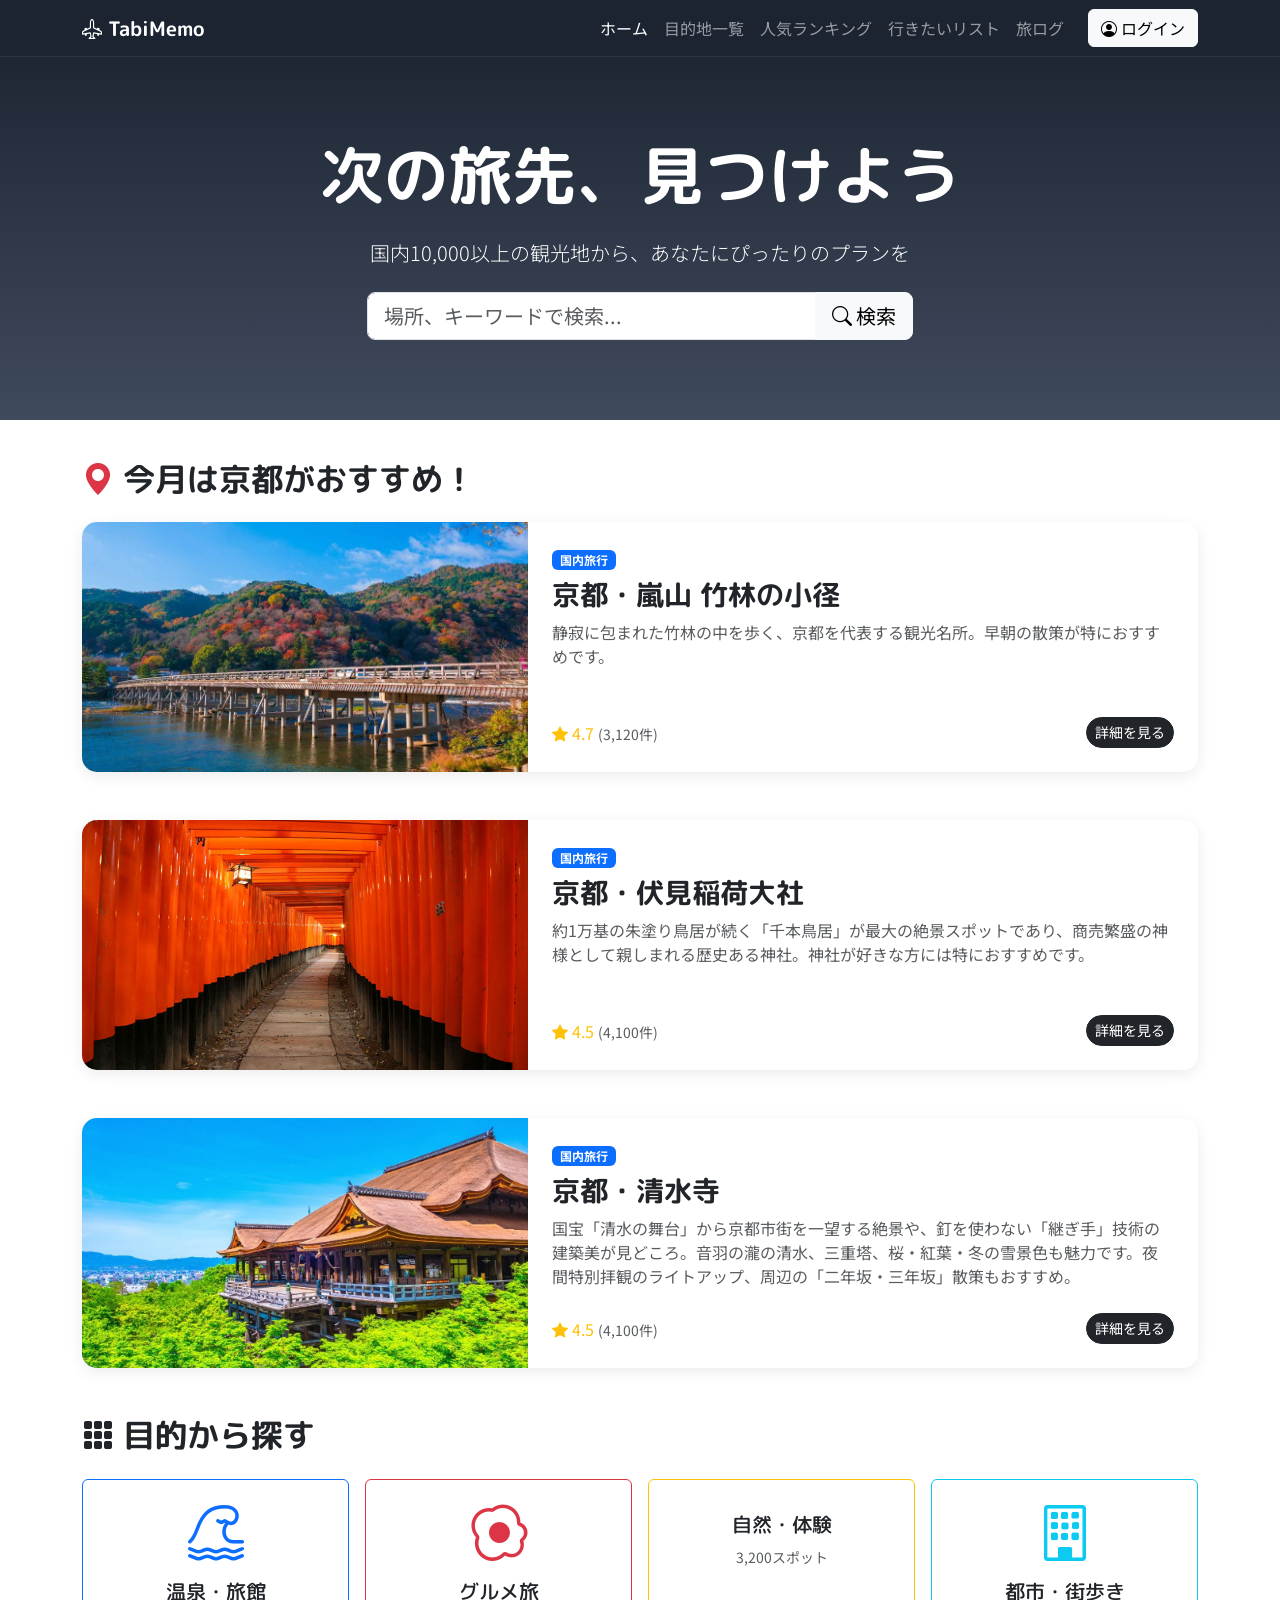
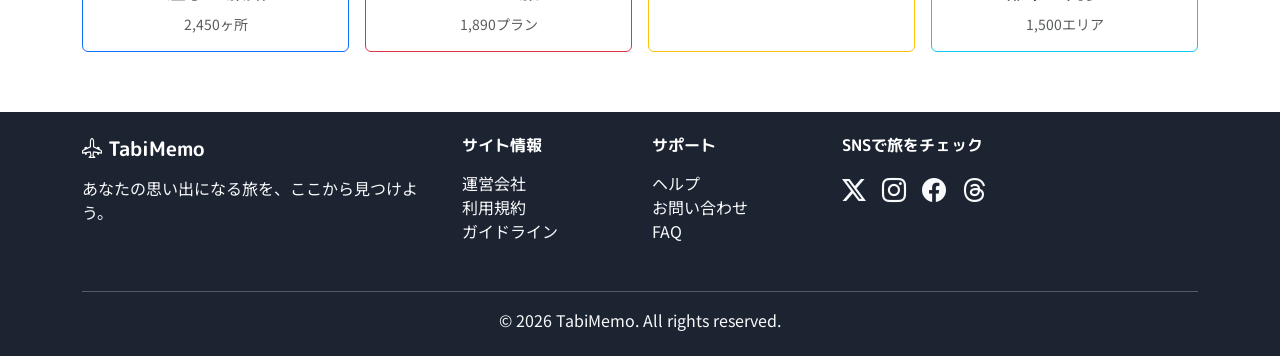
<file: index.html>
<!DOCTYPE html>
<html lang="ja">

<head>
    <meta charset="UTF-8">
    <meta name="viewport" content="width=device-width, initial-scale=1.0">
    <title>TabiMemo - 旅行先・観光スポット検索</title>
    <link href="https://cdn.jsdelivr.net/npm/bootstrap@5.3.0/dist/css/bootstrap.min.css" rel="stylesheet">
    <link rel="stylesheet" href="https://cdn.jsdelivr.net/npm/bootstrap-icons@1.11.0/font/bootstrap-icons.css">
    <link rel="preconnect" href="https://fonts.googleapis.com">
    <link rel="preconnect" href="https://fonts.gstatic.com" crossorigin>
    <link
        href="https://fonts.googleapis.com/css2?family=M+PLUS+Rounded+1c:wght@400;500;700;800&family=Noto+Sans+JP:wght@400;500;700&display=swap"
        rel="stylesheet">
    <link rel="stylesheet" href="base.css">
    <link rel="icon" href="Gemini_Generated_Image_5sj1fh5sj1fh5sj1.png">
    <style>
        .spot-card img {
            width: 100%;
            height: 30vw;
            max-height: 300px;
            object-fit: cover;
        }

        .ranking-card {
            transition: transform 0.2s ease;
        }

        .ranking-card img {
            width: auto;
            height: 150px;
            object-fit: cover;
            display: block;
            margin: 0 auto;
        }

        .ranking-card:hover {
            transform: scale(1.02);
        }

        .ranking-number {
            font-size: 3rem;
            font-weight: bold;
            color: var(--primary-color);
            opacity: 0.2;
        }

        /* 横長カード形式 (注目スポット用) */
        .spot-card-horizontal {
            display: flex;
            flex-direction: row;
            border: none;
            box-shadow: 0 4px 15px rgba(0, 0, 0, 0.08);
            border-radius: 15px;
            overflow: hidden;
            transition: transform 0.3s ease;
        }

        .spot-card-horizontal:hover {
            transform: translateY(-5px);
        }

        .spot-card-horizontal img {
            width: 40%;
            height: 250px;
            object-fit: cover;
        }

        .spot-card-horizontal .card-body {
            width: 60%;
            padding: 1.5rem;
        }

        @media (max-width: 767.98px) {
            .spot-card img {
                object-position: 50% 40%;
            }
        }
    </style>
</head>

<body>
    <nav class="navbar navbar-expand-lg navbar-dark">
        <div class="container">
            <a class="navbar-brand fw-bold" href="#">
                <i class="bi bi-airplane-engines"></i> TabiMemo
            </a>
            <button class="navbar-toggler" type="button" data-bs-toggle="collapse" data-bs-target="#navbarNav">
                <span class="navbar-toggler-icon"></span>
            </button>
            <div class="collapse navbar-collapse" id="navbarNav">
                <ul class="navbar-nav ms-auto">
                    <li class="nav-item">
                        <a class="nav-link active" href="#">ホーム</a>
                    </li>
                    <li class="nav-item">
                        <a class="nav-link" href="mokuteki.html">目的地一覧</a>
                    </li>
                    <li class="nav-item">
                        <a class="nav-link" href="spot-ranking.html">人気ランキング</a>
                    </li>
                    <li class="nav-item">
                        <a class="nav-link" href="my-ryokou.html">行きたいリスト</a>
                    </li>
                    <li class="nav-item">
                        <a class="nav-link" href="travel-community.html">旅ログ</a>
                    </li>
                    <li class="nav-item">
                        <a class="nav-link d-lg-none" href="login.html">ログイン</a>
                    </li>
                </ul>
                <a href="login.html" class="btn btn-light ms-3 d-none d-lg-block">
                    <i class="bi bi-person-circle"></i> ログイン</a>
            </div>
        </div>
    </nav>

    <div class="hero-section">
        <div class="container text-center">
            <h1 class="display-3 fw-bold mb-4">次の旅先、見つけよう</h1>
            <p class="lead mb-4">国内10,000以上の観光地から、あなたにぴったりのプランを</p>
            <div class="row justify-content-center">
                <div class="col-md-6">
                    <div class="input-group input-group-lg">
                        <input type="text" class="form-control" placeholder="場所、キーワードで検索...">
                        <button class="btn btn-light" type="button">
                            <i class="bi bi-search"></i> 検索
                        </button>
                    </div>
                </div>
            </div>
        </div>
    </div>

    <div class="container">
        <section class="mb-5">
            <h2 class="fw-bold mb-4"><i class="bi bi-geo-alt-fill text-danger"></i> 今月は京都がおすすめ！</h2>
            <div class="row g-4">
                <div class="col-12">
                    <div class="card spot-card-horizontal">
                        <img src="images/spot-arashiyama-key.jpg" alt="京都">
                        <div class="card-body d-flex flex-column justify-content-center">
                            <div>
                                <span class="badge bg-primary mb-2">国内旅行</span>
                                <h3 class="fw-bold">京都・嵐山 竹林の小径</h3>
                                <p class="text-muted">静寂に包まれた竹林の中を歩く、京都を代表する観光名所。早朝の散策が特におすすめです。</p>
                            </div>
                            <div class="mt-auto d-flex justify-content-between align-items-center">
                                <div class="rating text-warning">
                                    <i class="bi bi-star-fill"></i> 4.7 <span class="text-muted small">(3,120件)</span>
                                </div>
                                <a href="#" class="btn btn-dark btn-sm rounded-pill">詳細を見る</a>
                            </div>
                        </div>
                    </div>
                </div>
            </div>
        </section>
        <section class="mb-5">
            <div class="row g-4">
                <div class="col-12">
                    <div class="card spot-card-horizontal">
                        <img src="images/2.jpg" alt="京都">
                        <div class="card-body d-flex flex-column justify-content-center">
                            <div>
                                <span class="badge bg-primary mb-2">国内旅行</span>
                                <h3 class="fw-bold">京都・伏見稲荷大社</h3>
                                <p class="text-muted">約1万基の朱塗り鳥居が続く「千本鳥居」が最大の絶景スポットであり、商売繁盛の神様として親しまれる歴史ある神社。神社が好きな方には特におすすめです。</p>
                            </div>
                            <div class="mt-auto d-flex justify-content-between align-items-center">
                                <div class="rating text-warning">
                                    <i class="bi bi-star-fill"></i> 4.5 <span class="text-muted small">(4,100件)</span>
                                </div>
                                <a href="#" class="btn btn-dark btn-sm rounded-pill">詳細を見る</a>
                            </div>
                        </div>
                    </div>
                </div>
            </div>
        </section>

        <section class="mb-5">
            <div class="row g-4">
                <div class="col-12">
                    <div class="card spot-card-horizontal">
                        <img src="images/kiyomizudera-midokoro_thumb.webp" alt="京都">
                        <div class="card-body d-flex flex-column justify-content-center">
                            <div>
                                <span class="badge bg-primary mb-2">国内旅行</span>
                                <h3 class="fw-bold">京都・清水寺</h3>
                                <p class="text-muted">国宝「清水の舞台」から京都市街を一望する絶景や、釘を使わない「継ぎ手」技術の建築美が見どころ。音羽の瀧の清水、三重塔、桜・紅葉・冬の雪景色も魅力です。夜間特別拝観のライトアップ、周辺の「二年坂・三年坂」散策もおすすめ。</p>
                            </div>
                            <div class="mt-auto d-flex justify-content-between align-items-center">
                                <div class="rating text-warning">
                                    <i class="bi bi-star-fill"></i> 4.5 <span class="text-muted small">(4,100件)</span>
                                </div>
                                <a href="#" class="btn btn-dark btn-sm rounded-pill">詳細を見る</a>
                            </div>
                        </div>
                    </div>
                </div>
            </div>
        </section>

        <section class="mb-5">
            <h2 class="fw-bold mb-4">
                <i class="bi bi-grid-3x3-gap-fill"></i> 目的から探す
            </h2>
            <div class="row g-3">
                <div class="col-6 col-md-3">
                    <a href="#" class="text-decoration-none">
                        <div class="card text-center h-100 border-primary">
                            <div class="card-body">
                                <i class="bi bi-tsunami display-4 text-primary"></i>
                                <h5 class="mt-3">温泉・旅館</h5>
                                <small class="text-muted">2,450ヶ所</small>
                            </div>
                        </div>
                    </a>
                </div>
                <div class="col-6 col-md-3">
                    <a href="#" class="text-decoration-none">
                        <div class="card text-center h-100 border-danger">
                            <div class="card-body">
                                <i class="bi bi-egg-fried display-4 text-danger"></i>
                                <h5 class="mt-3">グルメ旅</h5>
                                <small class="text-muted">1,890プラン</small>
                            </div>
                        </div>
                    </a>
                </div>
                <div class="col-6 col-md-3">
                    <a href="#" class="text-decoration-none">
                        <div class="card text-center h-100 border-warning">
                            <div class="card-body">
                                <i class="bi bi-mountain display-4 text-warning"></i>
                                <h5 class="mt-3">自然・体験</h5>
                                <small class="text-muted">3,200スポット</small>
                            </div>
                        </div>
                    </a>
                </div>
                <div class="col-6 col-md-3">
                    <a href="#" class="text-decoration-none">
                        <div class="card text-center h-100 border-info">
                            <div class="card-body">
                                <i class="bi bi-building display-4 text-info"></i>
                                <h5 class="mt-3">都市・街歩き</h5>
                                <small class="text-muted">1,500エリア</small>
                            </div>
                        </div>
                    </a>
                </div>
            </div>
        </section>
    </div>

    <footer class="py-4">
        <div class="container">
            <div class="row">
                <div class="col-md-4 mb-3">
                    <h5 class="fw-bold mb-3"><i class="bi bi-airplane-engines"></i> TabiMemo</h5>
                    <p class="text-light">あなたの思い出になる旅を、ここから見つけよう。</p>
                </div>
                <div class="col-md-2 mb-3">
                    <h6 class="fw-bold mb-3">サイト情報</h6>
                    <ul class="list-unstyled">
                        <li><a href="#" class="text-light text-decoration-none">運営会社</a></li>
                        <li><a href="#" class="text-light text-decoration-none">利用規約</a></li>
                        <li><a href="#" class="text-light text-decoration-none">ガイドライン</a></li>
                    </ul>
                </div>
                <div class="col-md-2 mb-3">
                    <h6 class="fw-bold mb-3">サポート</h6>
                    <ul class="list-unstyled">
                        <li><a href="#" class="text-light text-decoration-none">ヘルプ</a></li>
                        <li><a href="#" class="text-light text-decoration-none">お問い合わせ</a></li>
                        <li><a href="#" class="text-light text-decoration-none">FAQ</a></li>
                    </ul>
                </div>
                <div class="col-md-4 mb-3">
                    <h6 class="fw-bold mb-3">SNSで旅をチェック</h6>
                    <div class="d-flex gap-3">
                        <a href="#" class="text-light"><i class="bi bi-twitter-x fs-4"></i></a>
                        <a href="#" class="text-light"><i class="bi bi-instagram fs-4"></i></a>
                        <a href="#" class="text-light"><i class="bi bi-facebook fs-4"></i></a>
                        <a href="#" class="text-light"><i class="bi bi-threads fs-4"></i></a>
                    </div>
                </div>
            </div>
            <hr class="border-light">
            <p class="text-center text-light mb-0">&copy; 2026 TabiMemo. All rights reserved.</p>
        </div>
    </footer>

    <button id="backToTopBtn" class="btn shadow d-flex align-items-center justify-content-center">
        <i class="bi bi-chevron-up"></i>
    </button>

    <script src="https://cdn.jsdelivr.net/npm/bootstrap@5.3.0/dist/js/bootstrap.bundle.min.js"></script>
    <script type="text/javascript" src="common.js"></script>
</body>

</html>
</file>
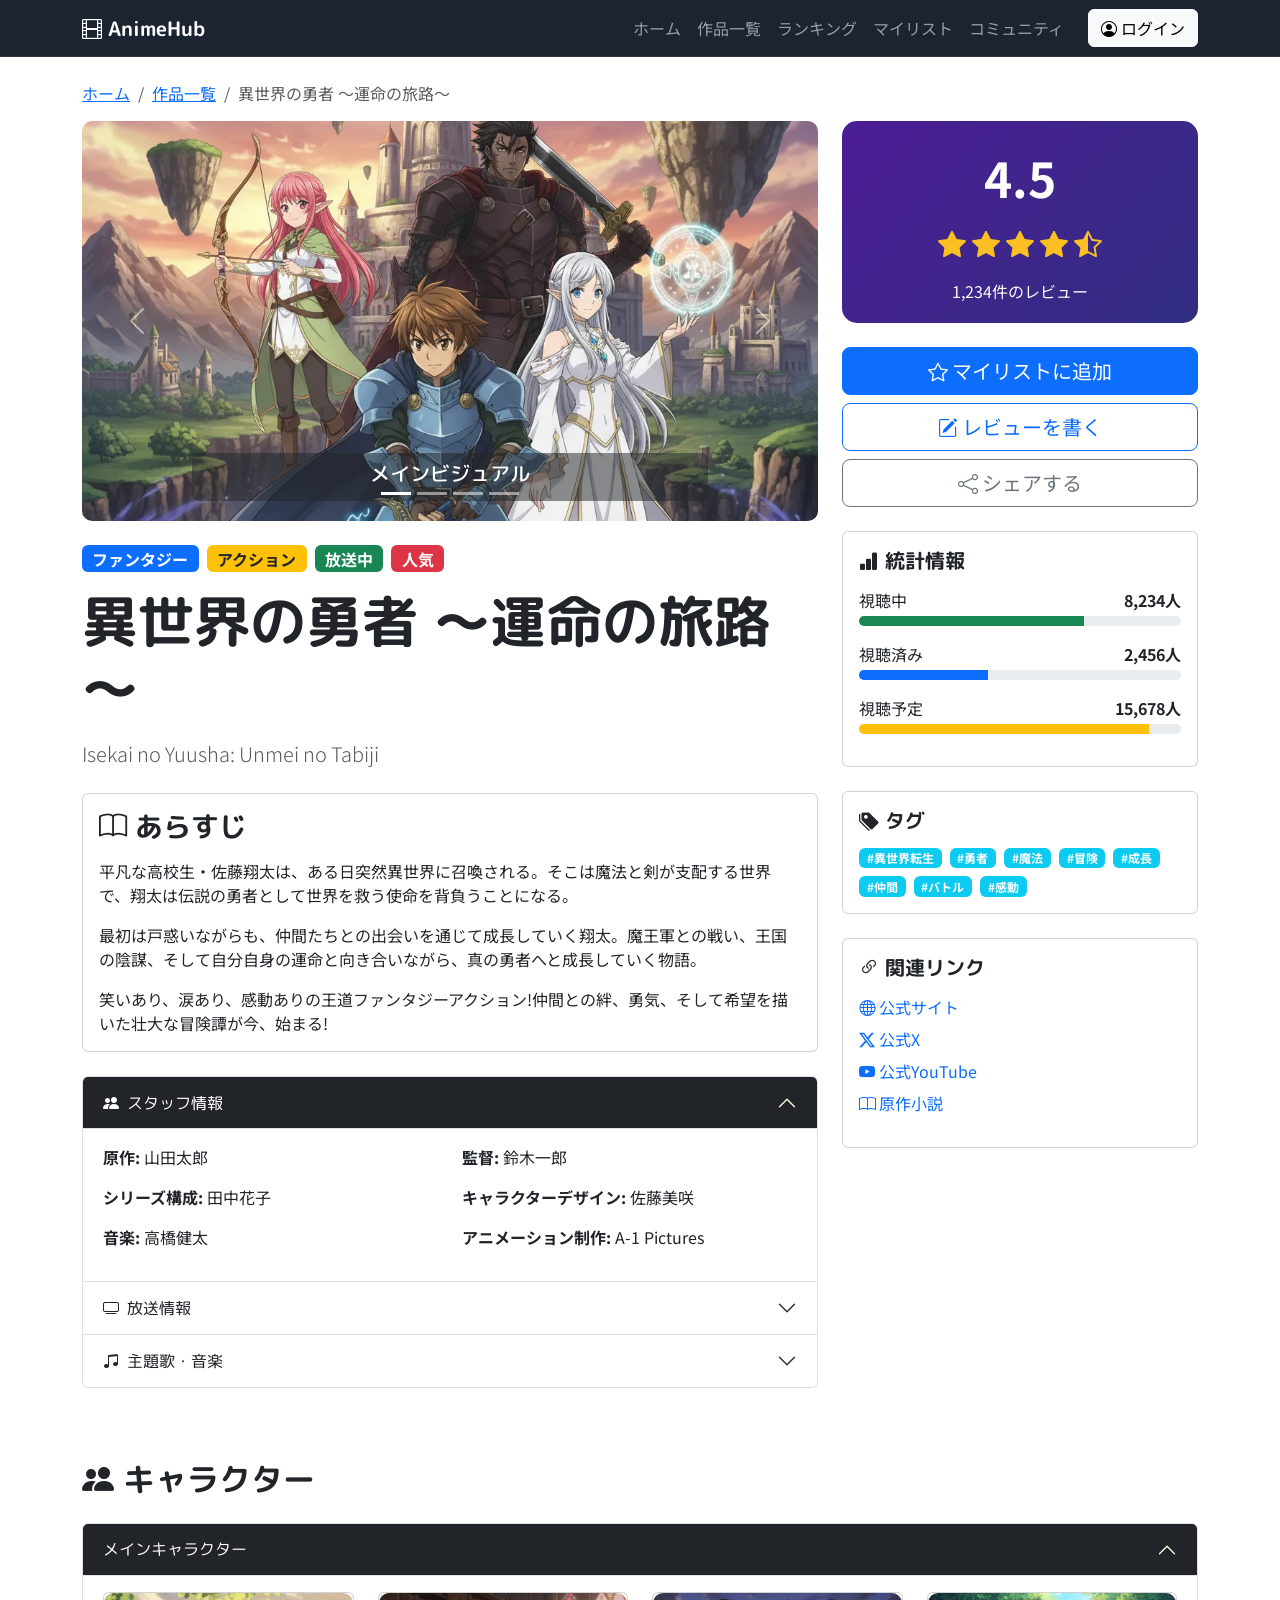
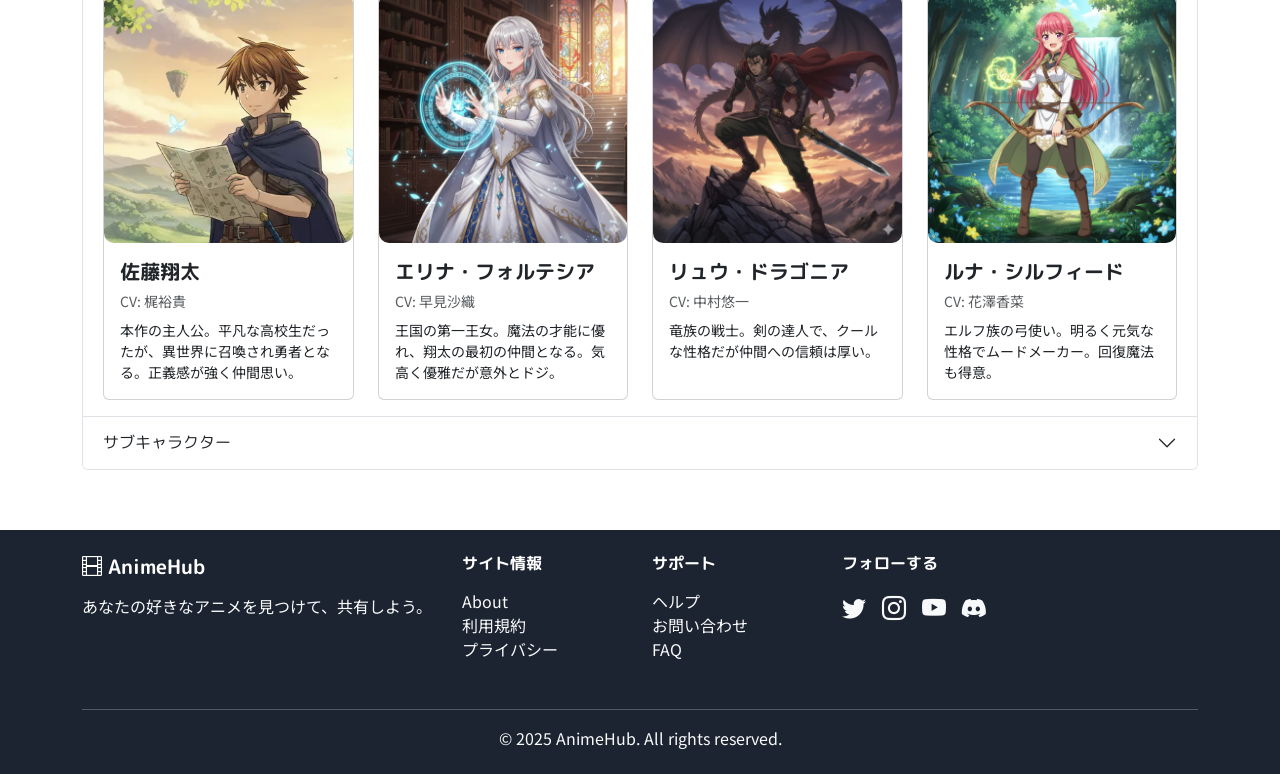
<file: anime-detail.html>
<!DOCTYPE html>
<html lang="ja">

<head>
    <meta charset="UTF-8">
    <meta name="viewport" content="width=device-width, initial-scale=1.0">
    <title>異世界の勇者 ～運命の旅路～ - AnimeHub</title>
    <link href="https://cdn.jsdelivr.net/npm/bootstrap@5.3.0/dist/css/bootstrap.min.css" rel="stylesheet">
    <link rel="stylesheet" href="https://cdn.jsdelivr.net/npm/bootstrap-icons@1.11.0/font/bootstrap-icons.css">
    <link rel="preconnect" href="https://fonts.googleapis.com">
    <link rel="preconnect" href="https://fonts.gstatic.com" crossorigin>
    <link
        href="https://fonts.googleapis.com/css2?family=M+PLUS+Rounded+1c:wght@400;500;700;800&family=Noto+Sans+JP:wght@400;500;700&display=swap"
        rel="stylesheet">
    <link rel="stylesheet" href="base.css">
    <link rel="icon" href="favicon.png">
    <style>
        .hero-image {
            width: 100%;
            height: 500px;
            object-fit: cover;
            border-radius: 15px;
        }

        .rating-stars {
            color: #fbbf24;
        }

        .rating-large {
            font-size: 3rem;
            font-weight: bold;
        }

        .character-card {
            transition: transform 0.3s ease;

        }

        .character-card:hover {
            transform: translateY(-5px);
        }

        .character-img {
            width: 100%;
            height: 250px;
            object-fit: cover;
            border-radius: 10px;
        }

        .accordion-button:not(.collapsed) {
            background-color: var(--primary-color);
            color: white;
        }

        .accordion-button:not(.collapsed)::after {
            filter: invert(1) brightness(1.3) contrast(1.3);
        }

        .accordion-button::after {
            filter: invert(0);
        }


        .stat-card {
            background: linear-gradient(135deg, #4c1d95 0%, #312e81 100%);
            color: white;
            border-radius: 15px;
            padding: 20px;
        }

        .action-btn {
            transition: transform 0.2s ease;
        }

        .action-btn:hover {
            transform: scale(1.05);
        }

        .carousel-item img {
            height: 400px;
            object-fit: cover;
            object-position: 50% 15%;
            border-radius: 10px;
        }

        .float-link {
            display: inline-block;
            transition: transform .2s, box-shadow .2s;
        }

        .float-link:hover {
            transform: translateY(-2px);
        }
    </style>
</head>

<body>
    <!-- ナビゲーションバー -->
    <nav class="navbar navbar-expand-lg navbar-dark">
        <div class="container">
            <a class="navbar-brand fw-bold" href="index.html">
                <i class="bi bi-film"></i> AnimeHub
            </a>
            <button class="navbar-toggler" type="button" data-bs-toggle="collapse" data-bs-target="#navbarNav">
                <span class="navbar-toggler-icon"></span>
            </button>
            <div class="collapse navbar-collapse" id="navbarNav">
                <ul class="navbar-nav ms-auto">
                    <li class="nav-item">
                        <a class="nav-link" href="index.html">ホーム</a>
                    </li>
                    <li class="nav-item">
                        <a class="nav-link" href="anime-list.html">作品一覧</a>
                    </li>
                    <li class="nav-item">
                        <a class="nav-link" href="anime-ranking.html">ランキング</a>
                    </li>
                    <li class="nav-item">
                        <a class="nav-link" href="anime-mylist.html">マイリスト</a>
                    </li>
                    <li class="nav-item">
                        <a class="nav-link" href="anime-community.html">コミュニティ</a>
                    </li>
                    <li class="nav-item">
                        <a class="nav-link d-lg-none" href="anime-login.html">ログイン</a>
                    </li>
                </ul>
                <a href="anime-login.html" class="btn btn-light ms-3 d-none d-lg-block">
                    <i class="bi bi-person-circle"></i> ログイン</a>
            </div>
        </div>
    </nav>

    <div class="container mt-4">
        <!-- パンくずリスト -->
        <nav aria-label="breadcrumb">
            <ol class="breadcrumb">
                <li class="breadcrumb-item"><a href="index.html">ホーム</a></li>
                <li class="breadcrumb-item"><a href="anime-list.html">作品一覧</a></li>
                <li class="breadcrumb-item active" aria-current="page">異世界の勇者 ～運命の旅路～</li>
            </ol>
        </nav>

        <!-- 作品メイン情報 -->
        <div class="row mb-5">
            <div class="col-lg-8">
                <!-- 画像カルーセル -->
                <div id="animeCarousel" class="carousel slide mb-4" data-bs-ride="carousel">
                    <div class="carousel-indicators">
                        <button type="button" data-bs-target="#animeCarousel" data-bs-slide-to="0"
                            class="active"></button>
                        <button type="button" data-bs-target="#animeCarousel" data-bs-slide-to="1"></button>
                        <button type="button" data-bs-target="#animeCarousel" data-bs-slide-to="2"></button>
                        <button type="button" data-bs-target="#animeCarousel" data-bs-slide-to="3"></button>
                    </div>
                    <div class="carousel-inner">
                        <div class="carousel-item active">
                            <img src="images/異世界の勇者 ～運命の旅路～.webp" class="d-block w-100" alt="メインビジュアル">
                            <div class="carousel-caption d-none d-md-block bg-dark bg-opacity-50 rounded p-2">
                                <h5>メインビジュアル</h5>
                            </div>
                        </div>
                        <div class="carousel-item">
                            <img src="images/battle.webp" class="d-block w-100" alt="バトルシーン">
                            <div class="carousel-caption d-none d-md-block bg-dark bg-opacity-50 rounded p-2">
                                <h5>迫力のバトルシーン</h5>
                            </div>
                        </div>
                        <div class="carousel-item">
                            <img src="images/ordinary.webp" class="d-block w-100" alt="日常シーン">
                            <div class="carousel-caption d-none d-md-block bg-dark bg-opacity-50 rounded p-2">
                                <h5>仲間との日常</h5>
                            </div>
                        </div>
                        <div class="carousel-item">
                            <img src="images/scenery.webp" class="d-block w-100" alt="異世界の風景">
                            <div class="carousel-caption d-none d-md-block bg-dark bg-opacity-50 rounded p-2">
                                <h5>美しい異世界の風景</h5>
                            </div>
                        </div>
                    </div>
                    <button class="carousel-control-prev" type="button" data-bs-target="#animeCarousel"
                        data-bs-slide="prev">
                        <span class="carousel-control-prev-icon"></span>
                        <span class="visually-hidden">前へ</span>
                    </button>
                    <button class="carousel-control-next" type="button" data-bs-target="#animeCarousel"
                        data-bs-slide="next">
                        <span class="carousel-control-next-icon"></span>
                        <span class="visually-hidden">次へ</span>
                    </button>
                </div>

                <!-- タイトルと基本情報 -->
                <div class="mb-4">
                    <div class="d-flex gap-2 mb-3">
                        <span class="badge bg-primary fs-6">ファンタジー</span>
                        <span class="badge bg-warning text-dark fs-6">アクション</span>
                        <span class="badge bg-success fs-6">放送中</span>
                        <span class="badge bg-danger fs-6">人気</span>
                    </div>
                    <h1 class="display-4 fw-bold mb-3">異世界の勇者 ～運命の旅路～</h1>
                    <p class="lead text-muted">Isekai no Yuusha: Unmei no Tabiji</p>
                </div>

                <!-- あらすじ -->
                <div class="card mb-4">
                    <div class="card-body">
                        <h3 class="card-title fw-bold mb-3"><i class="bi bi-book"></i> あらすじ</h3>
                        <p class="card-text">
                            平凡な高校生・佐藤翔太は、ある日突然異世界に召喚される。そこは魔法と剣が支配する世界で、翔太は伝説の勇者として世界を救う使命を背負うことになる。
                        </p>
                        <p class="card-text">
                            最初は戸惑いながらも、仲間たちとの出会いを通じて成長していく翔太。魔王軍との戦い、王国の陰謀、そして自分自身の運命と向き合いながら、真の勇者へと成長していく物語。
                        </p>
                        <p class="card-text">
                            笑いあり、涙あり、感動ありの王道ファンタジーアクション!仲間との絆、勇気、そして希望を描いた壮大な冒険譚が今、始まる!
                        </p>
                    </div>
                </div>

                <!-- 作品情報アコーディオン -->
                <div class="accordion mb-4" id="animeInfoAccordion">
                    <div class="accordion-item">
                        <h2 class="accordion-header">
                            <button class="accordion-button" type="button" data-bs-toggle="collapse"
                                data-bs-target="#staffInfo">
                                <i class="bi bi-people-fill me-2"></i> スタッフ情報
                            </button>
                        </h2>
                        <div id="staffInfo" class="accordion-collapse collapse show"
                            data-bs-parent="#animeInfoAccordion">
                            <div class="accordion-body">
                                <div class="row">
                                    <div class="col-md-6 mb-3">
                                        <strong>原作:</strong> 山田太郎
                                    </div>
                                    <div class="col-md-6 mb-3">
                                        <strong>監督:</strong> 鈴木一郎
                                    </div>
                                    <div class="col-md-6 mb-3">
                                        <strong>シリーズ構成:</strong> 田中花子
                                    </div>
                                    <div class="col-md-6 mb-3">
                                        <strong>キャラクターデザイン:</strong> 佐藤美咲
                                    </div>
                                    <div class="col-md-6 mb-3">
                                        <strong>音楽:</strong> 高橋健太
                                    </div>
                                    <div class="col-md-6 mb-3">
                                        <strong>アニメーション制作:</strong> A-1 Pictures
                                    </div>
                                </div>
                            </div>
                        </div>
                    </div>

                    <div class="accordion-item">
                        <h2 class="accordion-header">
                            <button class="accordion-button collapsed" type="button" data-bs-toggle="collapse"
                                data-bs-target="#broadcastInfo">
                                <i class="bi bi-tv me-2"></i> 放送情報
                            </button>
                        </h2>
                        <div id="broadcastInfo" class="accordion-collapse collapse"
                            data-bs-parent="#animeInfoAccordion">
                            <div class="accordion-body">
                                <div class="row">
                                    <div class="col-md-6 mb-3">
                                        <strong>放送時期:</strong> 2024年秋
                                    </div>
                                    <div class="col-md-6 mb-3">
                                        <strong>話数:</strong> 全24話(予定)
                                    </div>
                                    <div class="col-md-6 mb-3">
                                        <strong>放送局:</strong> TOKYO MX、BS11 他
                                    </div>
                                    <div class="col-md-6 mb-3">
                                        <strong>放送日時:</strong> 毎週土曜 24:00〜
                                    </div>
                                    <div class="col-md-12 mb-3">
                                        <strong>配信:</strong> Amazon Prime Video、Netflix、U-NEXT、dアニメストア
                                    </div>
                                </div>
                            </div>
                        </div>
                    </div>

                    <div class="accordion-item">
                        <h2 class="accordion-header">
                            <button class="accordion-button collapsed" type="button" data-bs-toggle="collapse"
                                data-bs-target="#musicInfo">
                                <i class="bi bi-music-note-beamed me-2"></i> 主題歌・音楽
                            </button>
                        </h2>
                        <div id="musicInfo" class="accordion-collapse collapse" data-bs-parent="#animeInfoAccordion">
                            <div class="accordion-body">
                                <div class="mb-3">
                                    <strong>オープニングテーマ:</strong><br>
                                    「運命の扉」 / SPYAIR
                                </div>
                                <div class="mb-3">
                                    <strong>エンディングテーマ:</strong><br>
                                    「明日への道」 / Aimer
                                </div>
                                <div>
                                    <strong>劇伴:</strong><br>
                                    澤野弘之
                                </div>
                            </div>
                        </div>
                    </div>
                </div>
            </div>

            <!-- サイドバー -->
            <div class="col-lg-4">
                <!-- 評価カード -->
                <div class="stat-card mb-4">
                    <div class="text-center">
                        <div class="rating-large mb-2">4.5</div>
                        <div class="rating-stars fs-3 mb-3">
                            <i class="bi bi-star-fill"></i>
                            <i class="bi bi-star-fill"></i>
                            <i class="bi bi-star-fill"></i>
                            <i class="bi bi-star-fill"></i>
                            <i class="bi bi-star-half"></i>
                        </div>
                        <p class="mb-0"><a href="anime-review.html"
                                class="link-light link-underline link-underline-opacity-0 link-underline-opacity-100-hover float-link">1,234件のレビュー</a>
                        </p>
                    </div>
                </div>

                <!-- アクションボタン -->
                <div class="d-grid gap-2 mb-4">
                    <button class="btn btn-primary btn-lg action-btn">
                        <i class="bi bi-star"></i> マイリストに追加
                    </button>
                    <button class="btn btn-outline-primary btn-lg action-btn">
                        <i class="bi bi-pencil-square"></i> レビューを書く
                    </button>
                    <button class="btn btn-outline-secondary btn-lg action-btn">
                        <i class="bi bi-share"></i> シェアする
                    </button>
                </div>

                <!-- 統計情報 -->
                <div class="card mb-4">
                    <div class="card-body">
                        <h5 class="card-title fw-bold mb-3"><i class="bi bi-bar-chart-fill"></i> 統計情報</h5>
                        <div class="mb-3">
                            <div class="d-flex justify-content-between mb-1">
                                <span>視聴中</span>
                                <strong>8,234人</strong>
                            </div>
                            <div class="progress" style="height: 10px;">
                                <div class="progress-bar bg-success" style="width: 70%"></div>
                            </div>
                        </div>
                        <div class="mb-3">
                            <div class="d-flex justify-content-between mb-1">
                                <span>視聴済み</span>
                                <strong>2,456人</strong>
                            </div>
                            <div class="progress" style="height: 10px;">
                                <div class="progress-bar bg-primary" style="width: 40%"></div>
                            </div>
                        </div>
                        <div class="mb-3">
                            <div class="d-flex justify-content-between mb-1">
                                <span>視聴予定</span>
                                <strong>15,678人</strong>
                            </div>
                            <div class="progress" style="height: 10px;">
                                <div class="progress-bar bg-warning" style="width: 90%"></div>
                            </div>
                        </div>
                    </div>
                </div>

                <!-- タグ -->
                <div class="card mb-4">
                    <div class="card-body">
                        <h5 class="card-title fw-bold mb-3"><i class="bi bi-tags-fill"></i> タグ</h5>
                        <div class="d-flex flex-wrap gap-2">
                            <span class="badge bg-info">#異世界転生</span>
                            <span class="badge bg-info">#勇者</span>
                            <span class="badge bg-info">#魔法</span>
                            <span class="badge bg-info">#冒険</span>
                            <span class="badge bg-info">#成長</span>
                            <span class="badge bg-info">#仲間</span>
                            <span class="badge bg-info">#バトル</span>
                            <span class="badge bg-info">#感動</span>
                        </div>
                    </div>
                </div>

                <!-- 関連リンク -->
                <div class="card">
                    <div class="card-body">
                        <h5 class="card-title fw-bold mb-3"><i class="bi bi-link-45deg"></i> 関連リンク</h5>
                        <ul class="list-unstyled">
                            <li class="mb-2">
                                <a href="#" class="text-decoration-none">
                                    <i class="bi bi-globe"></i> 公式サイト
                                </a>
                            </li>
                            <li class="mb-2">
                                <a href="#" class="text-decoration-none">
                                    <i class="bi bi-twitter-x"></i> 公式X
                                </a>
                            </li>
                            <li class="mb-2">
                                <a href="#" class="text-decoration-none">
                                    <i class="bi bi-youtube"></i> 公式YouTube
                                </a>
                            </li>
                            <li>
                                <a href="#" class="text-decoration-none">
                                    <i class="bi bi-book"></i> 原作小説
                                </a>
                            </li>
                        </ul>
                    </div>
                </div>
            </div>
        </div>

        <!-- キャラクター紹介 -->
        <section class="mb-5">
            <h2 class="fw-bold mb-4"><i class="bi bi-people-fill"></i> キャラクター</h2>

            <div class="accordion" id="characterAccordion">
                <div class="accordion-item">
                    <h2 class="accordion-header">
                        <button class="accordion-button" type="button" data-bs-toggle="collapse"
                            data-bs-target="#mainCharacters">
                            メインキャラクター
                        </button>
                    </h2>
                    <div id="mainCharacters" class="accordion-collapse collapse show"
                        data-bs-parent="#characterAccordion">
                        <div class="accordion-body">
                            <div class="row g-4">
                                <div class="col-md-3">
                                    <div class="card character-card h-100">
                                        <img src="images/syouta.webp" class="card-img-top character-img" alt="佐藤翔太">
                                        <div class="card-body">
                                            <h5 class="card-title fw-bold">佐藤翔太</h5>
                                            <p class="text-muted small mb-2">CV: 梶裕貴</p>
                                            <p class="card-text small">本作の主人公。平凡な高校生だったが、異世界に召喚され勇者となる。正義感が強く仲間思い。</p>
                                        </div>
                                    </div>
                                </div>
                                <div class="col-md-3">
                                    <div class="card character-card h-100">
                                        <img src="images/erina.webp" class="card-img-top character-img" alt="エリナ">
                                        <div class="card-body">
                                            <h5 class="card-title fw-bold">エリナ・フォルテシア</h5>
                                            <p class="text-muted small mb-2">CV: 早見沙織</p>
                                            <p class="card-text small">王国の第一王女。魔法の才能に優れ、翔太の最初の仲間となる。気高く優雅だが意外とドジ。</p>
                                        </div>
                                    </div>
                                </div>
                                <div class="col-md-3">
                                    <div class="card character-card h-100">
                                        <img src="images/ryuu.webp" class="card-img-top character-img" alt="リュウ">
                                        <div class="card-body">
                                            <h5 class="card-title fw-bold">リュウ・ドラゴニア</h5>
                                            <p class="text-muted small mb-2">CV: 中村悠一</p>
                                            <p class="card-text small">竜族の戦士。剣の達人で、クールな性格だが仲間への信頼は厚い。</p>
                                        </div>
                                    </div>
                                </div>
                                <div class="col-md-3">
                                    <div class="card character-card h-100">
                                        <img src="images/runa.webp" class="card-img-top character-img" alt="ルナ">
                                        <div class="card-body">
                                            <h5 class="card-title fw-bold">ルナ・シルフィード</h5>
                                            <p class="text-muted small mb-2">CV: 花澤香菜</p>
                                            <p class="card-text small">エルフ族の弓使い。明るく元気な性格でムードメーカー。回復魔法も得意。</p>
                                        </div>
                                    </div>
                                </div>
                            </div>
                        </div>
                    </div>
                </div>

                <div class="accordion-item">
                    <h2 class="accordion-header">
                        <button class="accordion-button collapsed" type="button" data-bs-toggle="collapse"
                            data-bs-target="#subCharacters">
                            サブキャラクター
                        </button>
                    </h2>
                    <div id="subCharacters" class="accordion-collapse collapse" data-bs-parent="#characterAccordion">
                        <div class="accordion-body">
                            <div class="row g-4">
                                <div class="col-md-3">
                                    <div class="card character-card h-100">
                                        <img src="images/king.webp" class="card-img-top character-img" alt="アルフレッド王">
                                        <div class="card-body">
                                            <h5 class="card-title fw-bold">アルフレッド王</h5>
                                            <p class="text-muted small mb-2">CV: 大塚明夫</p>
                                            <p class="card-text small">王国を治める賢王。翔太を勇者として召喚した張本人。</p>
                                        </div>
                                    </div>
                                </div>
                                <div class="col-md-3">
                                    <div class="card character-card h-100">
                                        <img src="images/devil.webp" class="card-img-top character-img" alt="魔王">
                                        <div class="card-body">
                                            <h5 class="card-title fw-bold">魔王ゼノン</h5>
                                            <p class="text-muted small mb-2">CV: 子安武人</p>
                                            <p class="card-text small">世界を脅かす魔王。圧倒的な力を持つが、その真意は謎に包まれている。</p>
                                        </div>
                                    </div>
                                </div>
                                <div class="col-md-3">
                                    <div class="card character-card h-100">
                                        <img src="images/wiseman.webp" class="card-img-top character-img" alt="賢者">
                                        <div class="card-body">
                                            <h5 class="card-title fw-bold">賢者マーリン</h5>
                                            <p class="text-muted small mb-2">CV: 速水奨</p>
                                            <p class="card-text small">古代から生きる大賢者。翔太たちに助言を与える。</p>
                                        </div>
                                    </div>
                                </div>
                                <div class="col-md-3">
                                    <div class="card character-card h-100">
                                        <img src="images/merchant.webp" class="card-img-top character-img" alt="商人">
                                        <div class="card-body">
                                            <h5 class="card-title fw-bold">商人ギルバート</h5>
                                            <p class="text-muted small mb-2">CV: 杉田智和</p>
                                            <p class="card-text small">各地を旅する商人。翔太たちに武器や道具を提供する。</p>
                                        </div>
                                    </div>
                                </div>
                            </div>
                        </div>
                    </div>
                </div>
            </div>
        </section>
    </div>

    <!-- フッター -->
    <footer class="py-4">
        <div class="container">
            <div class="row">
                <div class="col-md-4 mb-3">
                    <h5 class="fw-bold mb-3"><i class="bi bi-film"></i> AnimeHub</h5>
                    <p class="text-light">あなたの好きなアニメを見つけて、共有しよう。</p>
                </div>
                <div class="col-md-2 mb-3">
                    <h6 class="fw-bold mb-3">サイト情報</h6>
                    <ul class="list-unstyled">
                        <li><a href="#" class="text-light text-decoration-none">About</a></li>
                        <li><a href="#" class="text-light text-decoration-none">利用規約</a></li>
                        <li><a href="#" class="text-light text-decoration-none">プライバシー</a></li>
                    </ul>
                </div>
                <div class="col-md-2 mb-3">
                    <h6 class="fw-bold mb-3">サポート</h6>
                    <ul class="list-unstyled">
                        <li><a href="#" class="text-light text-decoration-none">ヘルプ</a></li>
                        <li><a href="#" class="text-light text-decoration-none">お問い合わせ</a></li>
                        <li><a href="#" class="text-light text-decoration-none">FAQ</a></li>
                    </ul>
                </div>
                <div class="col-md-4 mb-3">
                    <h6 class="fw-bold mb-3">フォローする</h6>
                    <div class="d-flex gap-3">
                        <a href="#" class="text-light"><i class="bi bi-twitter fs-4"></i></a>
                        <a href="#" class="text-light"><i class="bi bi-instagram fs-4"></i></a>
                        <a href="#" class="text-light"><i class="bi bi-youtube fs-4"></i></a>
                        <a href="#" class="text-light"><i class="bi bi-discord fs-4"></i></a>
                    </div>
                </div>
            </div>
            <hr class="border-light">
            <p class="text-center text-light mb-0">&copy; 2025 AnimeHub. All rights reserved.</p>
        </div>
    </footer>
    <button id="backToTopBtn" class="btn shadow d-flex align-items-center justify-content-center">
        <i class="bi bi-chevron-up"></i>
    </button>

    <script src="https://cdn.jsdelivr.net/npm/bootstrap@5.3.0/dist/js/bootstrap.bundle.min.js"></script>
    <script type="text/javascript" src="common.js"></script>
</body>

</html>
</file>
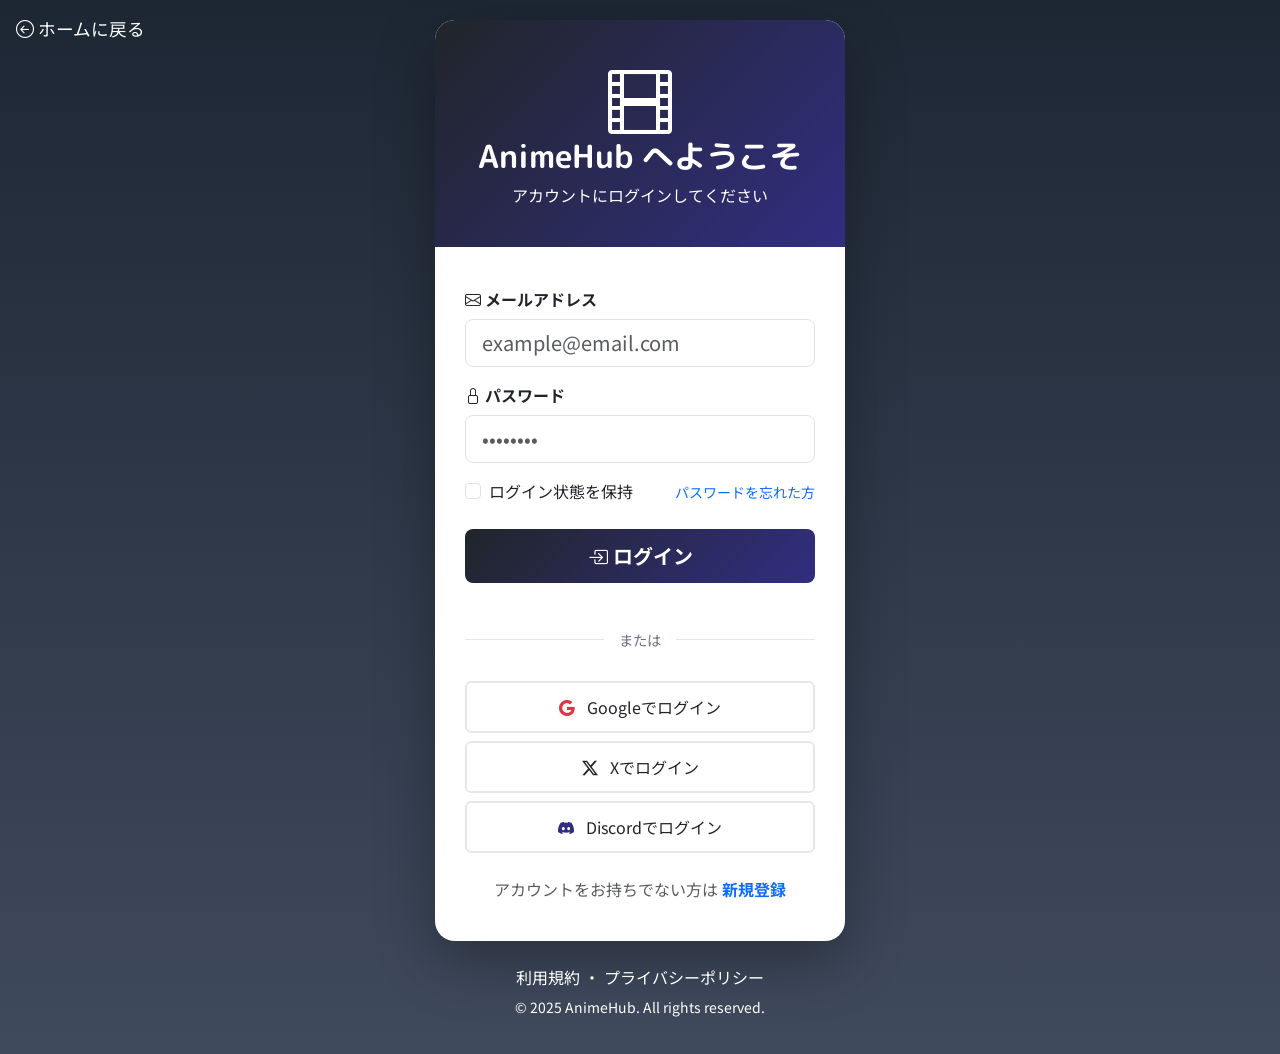
<file: anime-login.html>
<!DOCTYPE html>
<html lang="ja">

<head>
    <meta charset="UTF-8">
    <meta name="viewport" content="width=device-width, initial-scale=1.0">
    <title>ログイン - AnimeHub</title>
    <link href="https://cdn.jsdelivr.net/npm/bootstrap@5.3.0/dist/css/bootstrap.min.css" rel="stylesheet">
    <link rel="stylesheet" href="https://cdn.jsdelivr.net/npm/bootstrap-icons@1.11.0/font/bootstrap-icons.css">
    <link rel="preconnect" href="https://fonts.googleapis.com">
    <link rel="preconnect" href="https://fonts.gstatic.com" crossorigin>
    <link
        href="https://fonts.googleapis.com/css2?family=M+PLUS+Rounded+1c:wght@400;500;700;800&family=Noto+Sans+JP:wght@400;500;700&display=swap"
        rel="stylesheet">
    <link rel="stylesheet" href="base.css">
    <link rel="stylesheet" href="auth-layout.css">
    <link rel="icon" href="favicon.png">
    <style>
        .login-card {
            background: white;
            border-radius: 20px;
            box-shadow: 0 20px 60px rgba(0, 0, 0, 0.3);
            overflow: hidden;
        }

        .form-control:focus {
            border-color: var(--primary-color);
            box-shadow: 0 0 0 0.2rem rgba(99, 102, 241, 0.25);
        }

        .btn-login {
            background: linear-gradient(135deg, var(--primary-color), var(--secondary-color));
            border: none;
            color: white;
            padding: 12px;
            font-weight: bold;
            transition: transform 0.2s ease;
        }

        .btn-login:hover {
            transform: translateY(-2px);
            box-shadow: 0 5px 20px rgba(99, 102, 241, 0.4);
            color: white !important;
        }

        .divider {
            display: flex;
            align-items: center;
            text-align: center;
            margin: 30px 0;
        }

        .divider::before,
        .divider::after {
            content: '';
            flex: 1;
            border-bottom: 1px solid #e5e7eb;
        }

        .divider span {
            padding: 0 15px;
            color: #6b7280;
            font-size: 0.9rem;
        }
    </style>
</head>

<body>
    <!-- PC用（md〜） -->
    <a href="index.html"
        class="d-none d-md-block back-link position-absolute top-0 start-0 m-3 text-white text-decoration-none">
        <i class="bi bi-arrow-left-circle"></i> ホームに戻る
    </a>

    <div class="login-container">
        <!-- スマホ用（〜md） -->
        <a href="index.html" class="d-md-none back-link text-white text-decoration-none position-static mb-3">
            <i class="bi bi-arrow-left-circle"></i> ホームに戻る
        </a>
        <div class="login-card mt-3 mt-md-0">
            <!-- ログインヘッダー -->
            <div class="login-header">
                <i class="bi bi-film display-3 mb-3"></i>
                <h2 class="fw-bold mb-2">AnimeHub へようこそ</h2>
                <p class="mb-0">アカウントにログインしてください</p>
            </div>

            <!-- ログインフォーム -->
            <div class="login-body">
                <form id="loginForm">
                    <!-- メールアドレス -->
                    <div class="mb-3">
                        <label for="email" class="form-label fw-bold">
                            <i class="bi bi-envelope"></i> メールアドレス
                        </label>
                        <input type="email" class="form-control form-control-lg" id="email"
                            placeholder="example@email.com" required>
                    </div>

                    <!-- パスワード -->
                    <div class="mb-3">
                        <label for="password" class="form-label fw-bold">
                            <i class="bi bi-lock"></i> パスワード
                        </label>
                        <input type="password" class="form-control form-control-lg" id="password" placeholder="••••••••"
                            required>
                    </div>

                    <!-- ログイン状態を保持 -->
                    <div class="d-flex justify-content-between align-items-center mb-4">
                        <div class="form-check">
                            <input class="form-check-input" type="checkbox" id="remember">
                            <label class="form-check-label" for="remember">
                                ログイン状態を保持
                            </label>
                        </div>
                        <a href="#" class="text-decoration-none small">パスワードを忘れた方</a>
                    </div>

                    <!-- ログインボタン -->
                    <button type="submit" class="btn btn-login btn-lg w-100 mb-3">
                        <i class="bi bi-box-arrow-in-right"></i> ログイン
                    </button>

                    <!-- アラート（エラーメッセージ用） -->
                    <div class="alert alert-danger d-none" role="alert" id="errorAlert">
                        <i class="bi bi-exclamation-triangle-fill"></i> メールアドレスまたはパスワードが正しくありません
                    </div>
                </form>

                <!-- ソーシャルログイン -->
                <div class="divider">
                    <span>または</span>
                </div>

                <button class="btn social-btn w-100 mb-2">
                    <i class="bi bi-google text-danger pe-2"></i> Googleでログイン
                </button>
                <button class="btn social-btn w-100 mb-2">
                    <i class="bi bi-twitter-x pe-2"></i> Xでログイン
                </button>
                <button class="btn social-btn w-100 mb-4">
                    <i class="bi bi-discord pe-2" style="color: var(--secondary-color);"></i> Discordでログイン
                </button>

                <!-- 新規登録リンク -->
                <div class="text-center">
                    <p class="text-muted mb-0">
                        アカウントをお持ちでない方は
                        <a href="anime-signup.html" class="text-decoration-none fw-bold">新規登録</a>
                    </p>
                </div>
            </div>
        </div>

        <!-- 追加情報 -->
        <div class="text-center mt-4 text-white">
            <p class="mb-2">
                <a href="#" class="text-white text-decoration-none">利用規約</a> ・
                <a href="#" class="text-white text-decoration-none">プライバシーポリシー</a>
            </p>
            <p class="small">&copy; 2025 AnimeHub. All rights reserved.</p>
        </div>
    </div>

    <script src="https://cdn.jsdelivr.net/npm/bootstrap@5.3.0/dist/js/bootstrap.bundle.min.js"></script>
    <script>
        // ログインフォーム送信時の処理（デモ用）
        document.getElementById('loginForm').addEventListener('submit', function (e) {
            e.preventDefault();

            const email = document.getElementById('email').value;
            const password = document.getElementById('password').value;

            // デモ用：簡易的なバリデーション
            if (email && password) {
                // 成功時（実際はサーバー側で認証）
                alert('ログイン成功！ホーム画面に遷移します。');
                // window.location.href = 'index.html'; // 実際はホームページにリダイレクト
            } else {
                // エラー表示
                document.getElementById('errorAlert').classList.remove('d-none');
            }
        });

        // エラーメッセージの自動非表示
        document.getElementById('email').addEventListener('input', function () {
            document.getElementById('errorAlert').classList.add('d-none');
        });

        document.getElementById('password').addEventListener('input', function () {
            document.getElementById('errorAlert').classList.add('d-none');
        });
    </script>
</body>

</html>
</file>
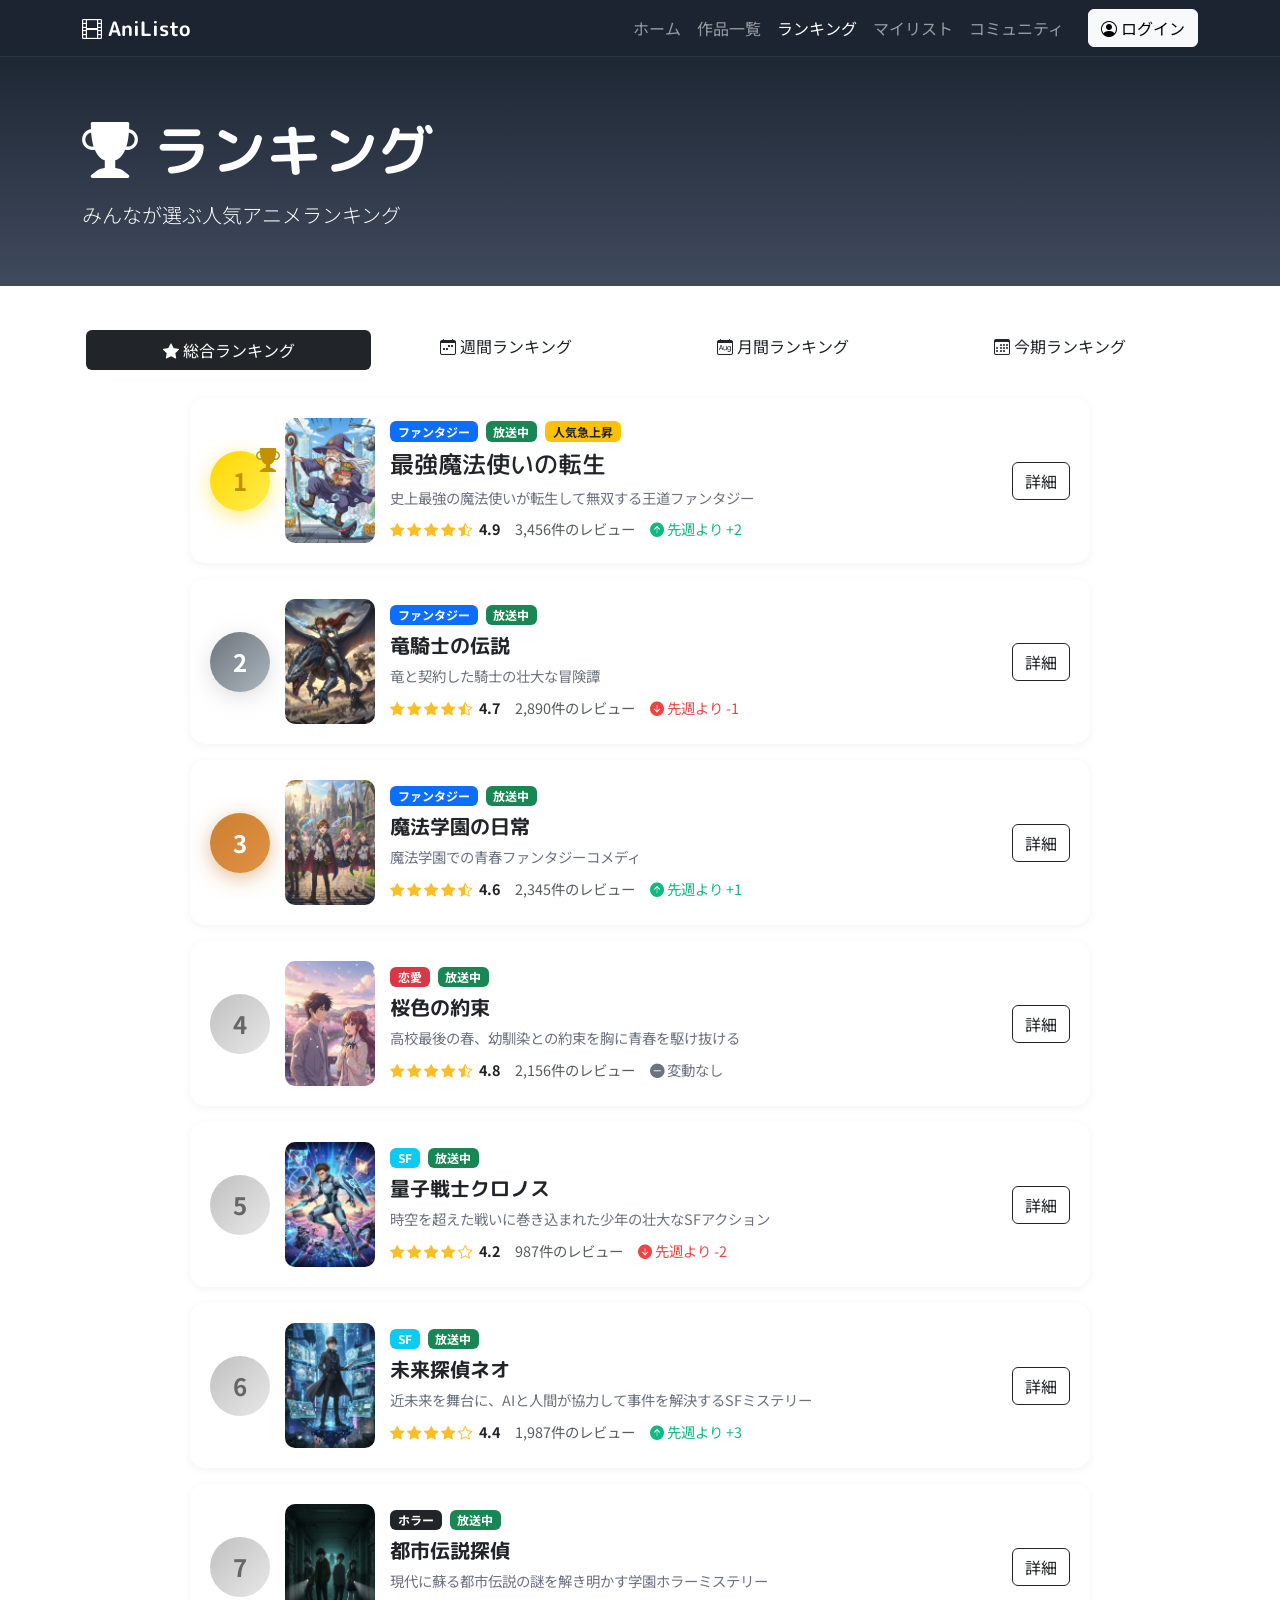
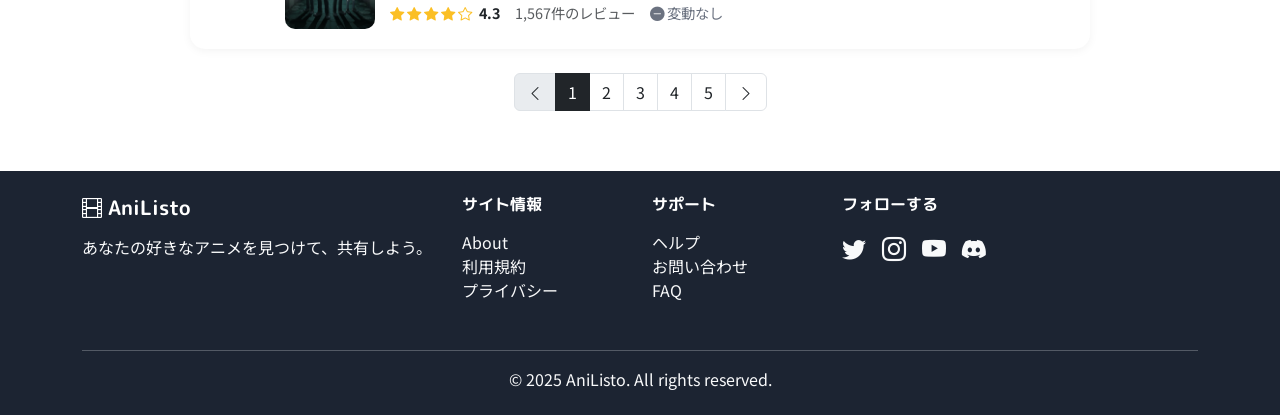
<file: anime-ranking.html>
<!DOCTYPE html>
<html lang="ja">

<head>
    <meta charset="UTF-8">
    <meta name="viewport" content="width=device-width, initial-scale=1.0">
    <title>ランキング - AniListo</title>
    <link href="https://cdn.jsdelivr.net/npm/bootstrap@5.3.0/dist/css/bootstrap.min.css" rel="stylesheet">
    <link rel="stylesheet" href="https://cdn.jsdelivr.net/npm/bootstrap-icons@1.11.0/font/bootstrap-icons.css">
    <link rel="preconnect" href="https://fonts.googleapis.com">
    <link rel="preconnect" href="https://fonts.gstatic.com" crossorigin>
    <link
        href="https://fonts.googleapis.com/css2?family=M+PLUS+Rounded+1c:wght@400;500;700;800&family=Noto+Sans+JP:wght@400;500;700&display=swap"
        rel="stylesheet">
    <link rel="stylesheet" href="base.css">
    <link rel="icon" href="favicon.png">
    <style>
        .ranking-card {
            transition: transform 0.3s ease, box-shadow 0.3s ease;
            border: none;
            border-radius: 15px;
            overflow: hidden;
            margin-bottom: 20px;
            background: white;
            box-shadow: 0 2px 10px rgba(0, 0, 0, 0.05);
            max-width: 900px;
            margin: 0 auto 1rem;
        }

        .ranking-card:hover {
            transform: translateX(10px);
            box-shadow: 0 10px 30px rgba(0, 0, 0, 0.15);
        }

        .rank-badge {
            width: 60px;
            height: 60px;
            display: flex;
            align-items: center;
            justify-content: center;
            font-size: 1.5rem;
            font-weight: bold;
            border-radius: 50%;
            position: relative;
            flex-shrink: 0;
        }

        .rank-1 {
            background: linear-gradient(135deg, #ffd700, #ffed4e);
            color: #C39000;
            box-shadow: 0 5px 20px rgba(255, 215, 0, 0.5);
        }

        .rank-2 {
            background: linear-gradient(135deg, #6c757d, #adb5bd);
            color: #fff;
            box-shadow: 0 5px 20px rgba(192, 192, 192, 0.5);
        }

        .rank-3 {
            background: linear-gradient(135deg, #cd7f32, #e09142);
            color: #fff;
            box-shadow: 0 5px 20px rgba(205, 127, 50, 0.5);
        }

        .rank-other {
            background: linear-gradient(135deg, #c0c0c0, #e8e8e8);
            color: #666;
        }

        .anime-thumbnail {
            width: 90px;
            height: 125px;
            object-fit: cover;
            border-radius: 10px;
            flex-shrink: 0;
        }

        .trend-up {
            color: #10b981;
        }

        .trend-down {
            color: #ef4444;
        }

        .trend-same {
            color: #6b7280;
        }

        .card-body {
            padding: 20px;
        }

        .ranking-content {
            display: flex;
            align-items: center;
            gap: 15px;
            flex-wrap: wrap;
        }

        .ranking-info {
            flex: 1;
            min-width: 0;
        }

        .ranking-title {
            font-size: 1.25rem;
            font-weight: bold;
            margin-bottom: 8px;
        }

        .ranking-description {
            font-size: 0.9rem;
            color: #6b7280;
            margin-bottom: 10px;
        }

        .ranking-meta {
            display: flex;
            align-items: center;
            gap: 15px;
            flex-wrap: wrap;
            font-size: 0.9rem;
        }

        .ranking-action {
            margin-left: auto;
        }

        /* レスポンシブ対応 */
        @media (max-width: 992px) {
            .rank-badge {
                width: 50px;
                height: 50px;
                font-size: 1.2rem;
            }

            .anime-thumbnail {
                width: 70px;
                height: 100px;
            }

            .ranking-title {
                font-size: 1.1rem;
            }

            .ranking-description {
                font-size: 0.85rem;
            }

            .ranking-meta {
                font-size: 0.85rem;
                gap: 10px;
            }
        }

        @media (max-width: 768px) {
            .page-heading {
                padding: 30px 0;
            }

            .page-heading h1 {
                font-size: 2rem;
            }

            .ranking-card:hover {
                transform: translateX(5px);
            }

            .ranking-content {
                gap: 12px;
            }

            .anime-thumbnail {
                width: 60px;
                height: 85px;
            }

            .ranking-title {
                font-size: 1rem;
            }

            .ranking-description {
                display: none;
            }

            .ranking-meta {
                flex-direction: column;
                align-items: flex-start;
                gap: 8px;
            }

            .ranking-action {
                width: 100%;
                margin-left: 0;
                margin-top: 10px;
            }

            .ranking-action .btn {
                width: 100%;
            }

            .card-body {
                padding: 15px;
            }

            .tab-btn {
                padding: 8px 15px;
                font-size: 0.9rem;
            }
        }

        @media (max-width: 576px) {
            .rank-badge {
                width: 40px;
                height: 40px;
                font-size: 1rem;
            }

            .anime-thumbnail {
                width: 50px;
                height: 70px;
            }

            .ranking-title {
                font-size: 0.95rem;
            }

            .badge {
                font-size: 0.7rem;
                padding: 3px 8px;
            }

            .rating-stars {
                font-size: 0.85rem;
            }

            .ranking-meta {
                font-size: 0.8rem;
            }

            .page-heading h1 {
                font-size: 1.75rem;
            }

            .page-heading .lead {
                font-size: 1rem;
            }

            .tab-btn {
                padding: 6px 12px;
                font-size: 0.85rem;
            }

            .rank-1 i,
            .rank-2 i,
            .rank-3 i {
                display: none;
            }
        }
    </style>
</head>

<body>
    <!-- ナビゲーションバー -->
    <nav class="navbar navbar-expand-lg navbar-dark">
        <div class="container">
            <a class="navbar-brand fw-bold" href="index.html">
                <i class="bi bi-film"></i> AniListo
            </a>
            <button class="navbar-toggler" type="button" data-bs-toggle="collapse" data-bs-target="#navbarNav">
                <span class="navbar-toggler-icon"></span>
            </button>
            <div class="collapse navbar-collapse" id="navbarNav">
                <ul class="navbar-nav ms-auto">
                    <li class="nav-item">
                        <a class="nav-link" href="index.html">ホーム</a>
                    </li>
                    <li class="nav-item">
                        <a class="nav-link" href="anime-list.html">作品一覧</a>
                    </li>
                    <li class="nav-item">
                        <a class="nav-link active" href="#">ランキング</a>
                    </li>
                    <li class="nav-item">
                        <a class="nav-link" href="anime-mylist.html">マイリスト</a>
                    </li>
                    <li class="nav-item">
                        <a class="nav-link" href="anime-community.html">コミュニティ</a>
                    </li>
                    <li class="nav-item">
                        <a class="nav-link d-lg-none" href="anime-login.html">ログイン</a>
                    </li>
                </ul>
                <a href="anime-login.html" class="btn btn-light ms-3 d-none d-lg-block">
                    <i class="bi bi-person-circle"></i> ログイン</a>
            </div>
        </div>
    </nav>

    <!-- ページヘッダー -->
    <div class="page-heading">
        <div class="container">
            <h1 class="display-4 fw-bold mb-3">
                <i class="bi bi-trophy-fill"></i> ランキング
            </h1>
            <p class="lead">みんなが選ぶ人気アニメランキング</p>
        </div>
    </div>

    <div class="container">
        <!-- タブナビゲーション -->
        <ul class="nav nav-pills nav-fill mb-4" id="rankingTab" role="tablist">
            <li class="nav-item" role="presentation">
                <button class="nav-link tab-btn m-1 active" id="overall-tab" data-bs-toggle="pill" data-bs-target="#overall"
                    type="button" role="tab">
                    <i class="bi bi-star-fill"></i> 総合<span class="d-none d-lg-inline">ランキング</span>
                </button>
            </li>
            <li class="nav-item" role="presentation">
                <button class="nav-link tab-btn" id="weekly-tab" data-bs-toggle="pill" data-bs-target="#weekly"
                    type="button" role="tab">
                    <i class="bi bi-calendar-week"></i> 週間<span class="d-none d-lg-inline">ランキング</span>
                </button>
            </li>
            <li class="nav-item" role="presentation">
                <button class="nav-link tab-btn" id="monthly-tab" data-bs-toggle="pill" data-bs-target="#monthly"
                    type="button" role="tab">
                    <i class="bi bi-calendar-month"></i> 月間<span class="d-none d-lg-inline">ランキング</span>
                </button>
            </li>
            <li class="nav-item" role="presentation">
                <button class="nav-link tab-btn" id="seasonal-tab" data-bs-toggle="pill" data-bs-target="#seasonal"
                    type="button" role="tab">
                    <i class="bi bi-calendar3"></i> 今期<spna class="d-none d-lg-inline">ランキング</spna>
                </button>
            </li>
        </ul>

        <!-- タブコンテンツ -->
        <div class="tab-content" id="rankingTabContent">
            <!-- 総合ランキング -->
            <div class="tab-pane fade show active" id="overall" role="tabpanel">
                <!-- 1位 -->
                <div class="card ranking-card">
                    <div class="card-body">
                        <div class="ranking-content">
                            <div class="rank-badge rank-1">
                                1
                                <i class="bi bi-trophy-fill position-absolute d-none d-md-block"
                                    style="top: -10px; right: -10px; font-size: 1.5rem;"></i>
                            </div>
                            <img src="images/最強魔法使いの転生.webp" class="anime-thumbnail" alt="1位">
                            <div class="ranking-info">
                                <div class="d-flex gap-2 mb-2 flex-wrap">
                                    <span class="badge bg-primary">ファンタジー</span>
                                    <span class="badge bg-success">放送中</span>
                                    <span class="badge bg-warning text-dark">人気急上昇</span>
                                </div>
                                <h4 class="ranknig-title">最強魔法使いの転生</h4>
                                <p class="ranking-description">史上最強の魔法使いが転生して無双する王道ファンタジー</p>
                                <div class="ranking-meta">
                                    <div class="rating-stars">
                                        <i class="bi bi-star-fill"></i>
                                        <i class="bi bi-star-fill"></i>
                                        <i class="bi bi-star-fill"></i>
                                        <i class="bi bi-star-fill"></i>
                                        <i class="bi bi-star-half"></i>
                                        <span class="text-dark ms-1 fw-bold">4.9</span>
                                    </div>
                                    <span class="text-muted">3,456件のレビュー</span>
                                    <span class="trend-up">
                                        <i class="bi bi-arrow-up-circle-fill"></i> 先週より +2
                                    </span>
                                </div>
                            </div>
                            <div class="ranking-action">
                                <button class="btn btn-outline-dark">詳細</button>
                            </div>
                        </div>
                    </div>
                </div>

                <!-- 2位 -->
                <div class="card ranking-card">
                    <div class="card-body">
                        <div class="ranking-content">
                            <div class="rank-badge rank-2">2</div>
                            <img src="images/竜騎士の伝説.webp" class="anime-thumbnail" alt="2位">
                            <div class="ranking-info">
                                <div class="d-flex gap-2 mb-2 flex-wrap">
                                    <span class="badge bg-primary">ファンタジー</span>
                                    <span class="badge bg-success">放送中</span>
                                </div>
                                <h4 class="ranking-title">竜騎士の伝説</h4>
                                <p class="ranking-description">竜と契約した騎士の壮大な冒険譚</p>
                                <div class="ranking-meta">
                                    <div class="rating-stars">
                                        <i class="bi bi-star-fill"></i>
                                        <i class="bi bi-star-fill"></i>
                                        <i class="bi bi-star-fill"></i>
                                        <i class="bi bi-star-fill"></i>
                                        <i class="bi bi-star-half"></i>
                                        <span class="text-dark ms-1 fw-bold">4.7</span>
                                    </div>
                                    <span class="text-muted">2,890件のレビュー</span>
                                    <span class="trend-down">
                                        <i class="bi bi-arrow-down-circle-fill"></i> 先週より -1
                                    </span>
                                </div>
                            </div>
                            <div class="ranking-action">
                                <button class="btn btn-outline-dark">詳細</button>
                            </div>
                        </div>
                    </div>
                </div>

                <!-- 3位 -->
                <div class="card ranking-card">
                    <div class="card-body">
                        <div class="ranking-content">
                            <div class="rank-badge rank-3">3</div>
                            <img src="images/魔法学園の日常.webp" class="anime-thumbnail" alt="3位">
                            <div class="ranking-info">
                                <div class="d-flex gap-2 mb-2 flex-wrap">
                                    <span class="badge bg-primary">ファンタジー</span>
                                    <span class="badge bg-success">放送中</span>
                                </div>
                                <h4 class="ranking-title">魔法学園の日常</h4>
                                <p class="ranking-description">魔法学園での青春ファンタジーコメディ</p>
                                <div class="ranking-meta">
                                    <div class="rating-stars">
                                        <i class="bi bi-star-fill"></i>
                                        <i class="bi bi-star-fill"></i>
                                        <i class="bi bi-star-fill"></i>
                                        <i class="bi bi-star-fill"></i>
                                        <i class="bi bi-star-half"></i>
                                        <span class="text-dark ms-1 fw-bold">4.6</span>
                                    </div>
                                    <span class="text-muted">2,345件のレビュー</span>
                                    <span class="trend-up">
                                        <i class="bi bi-arrow-up-circle-fill"></i> 先週より +1
                                    </span>
                                </div>
                            </div>
                            <div class="ranking-action">
                                <button class="btn btn-outline-dark">詳細</button>
                            </div>
                        </div>
                    </div>
                </div>

                <!-- 4位以降 -->
                <div class="card ranking-card">
                    <div class="card-body">
                        <div class="ranking-content">
                            <div class="rank-badge rank-other">4</div>
                            <img src="images/桜色の約束.webp" class="anime-thumbnail" alt="4位">
                            <div class="ranking-info">
                                <div class="d-flex gap-2 mb-2 flex-wrap">
                                    <span class="badge bg-danger">恋愛</span>
                                    <span class="badge bg-success">放送中</span>
                                </div>
                                <h4 class="ranking-title">桜色の約束</h4>
                                <p class="ranking-description">高校最後の春、幼馴染との約束を胸に青春を駆け抜ける</p>
                                <div class="ranking-meta">
                                    <div class="rating-stars">
                                        <i class="bi bi-star-fill"></i>
                                        <i class="bi bi-star-fill"></i>
                                        <i class="bi bi-star-fill"></i>
                                        <i class="bi bi-star-fill"></i>
                                        <i class="bi bi-star-half"></i>
                                        <span class="text-dark ms-1 fw-bold">4.8</span>
                                    </div>
                                    <span class="text-muted">2,156件のレビュー</span>
                                    <span class="trend-same">
                                        <i class="bi bi-dash-circle-fill"></i> 変動なし
                                    </span>
                                </div>
                            </div>
                            <div class="ranking-action">
                                <button class="btn btn-outline-dark">詳細</button>
                            </div>
                        </div>
                    </div>
                </div>

                <div class="card ranking-card">
                    <div class="card-body">
                        <div class="ranking-content">
                            <div class="rank-badge rank-other">5</div>
                            <img src="images/量子戦士クロノス.webp" class="anime-thumbnail" alt="5位">
                            <div class="ranking-info">
                                <div class="d-flex gap-2 mb-2 flex-wrap">
                                    <span class="badge bg-info">SF</span>
                                    <span class="badge bg-success">放送中</span>
                                </div>
                                <h4 class="ranking-title">量子戦士クロノス</h4>
                                <p class="ranking-description">時空を超えた戦いに巻き込まれた少年の壮大なSFアクション</p>
                                <div class="ranking-meta">
                                    <div class="rating-stars">
                                        <i class="bi bi-star-fill"></i>
                                        <i class="bi bi-star-fill"></i>
                                        <i class="bi bi-star-fill"></i>
                                        <i class="bi bi-star-fill"></i>
                                        <i class="bi bi-star"></i>
                                        <span class="text-dark ms-1 fw-bold">4.2</span>
                                    </div>
                                    <span class="text-muted">987件のレビュー</span>
                                    <span class="trend-down">
                                        <i class="bi bi-arrow-down-circle-fill"></i> 先週より -2
                                    </span>
                                </div>
                            </div>
                            <div class="ranking-action">
                                <button class="btn btn-outline-dark">詳細</button>
                            </div>
                        </div>
                    </div>
                </div>

                <div class="card ranking-card">
                    <div class="card-body">
                        <div class="ranking-content">
                            <div class="rank-badge rank-other">6</div>
                            <img src="images/近未来探偵ネオ.webp" class="anime-thumbnail" alt="6位">
                            <div class="ranking-info">
                                <div class="d-flex gap-2 mb-2 flex-wrap">
                                    <span class="badge bg-info">SF</span>
                                    <span class="badge bg-success">放送中</span>
                                </div>
                                <h4 class="ranking-title">未来探偵ネオ</h4>
                                <p class="ranking-description">近未来を舞台に、AIと人間が協力して事件を解決するSFミステリー</p>
                                <div class="ranking-meta">
                                    <div class="rating-stars">
                                        <i class="bi bi-star-fill"></i>
                                        <i class="bi bi-star-fill"></i>
                                        <i class="bi bi-star-fill"></i>
                                        <i class="bi bi-star-fill"></i>
                                        <i class="bi bi-star"></i>
                                        <span class="text-dark ms-1 fw-bold">4.4</span>
                                    </div>
                                    <span class="text-muted">1,987件のレビュー</span>
                                    <span class="trend-up">
                                        <i class="bi bi-arrow-up-circle-fill"></i> 先週より +3
                                    </span>
                                </div>
                            </div>
                            <div class="ranking-action">
                                <button class="btn btn-outline-dark">詳細</button>
                            </div>
                        </div>
                    </div>
                </div>

                <div class="card ranking-card">
                    <div class="card-body">
                        <div class="ranking-content">
                            <div class="rank-badge rank-other">7</div>
                            <img src="images/都市伝説探偵.webp" class="anime-thumbnail" alt="7位">
                            <div class="ranking-info">
                                <div class="d-flex gap-2 mb-2 flex-wrap">
                                    <span class="badge bg-dark">ホラー</span>
                                    <span class="badge bg-success">放送中</span>
                                </div>
                                <h4 class="ranking-title">都市伝説探偵</h4>
                                <p class="ranking-description">現代に蘇る都市伝説の謎を解き明かす学園ホラーミステリー</p>
                                <div class="ranking-meta">
                                    <div class="rating-stars">
                                        <i class="bi bi-star-fill"></i>
                                        <i class="bi bi-star-fill"></i>
                                        <i class="bi bi-star-fill"></i>
                                        <i class="bi bi-star-fill"></i>
                                        <i class="bi bi-star"></i>
                                        <span class="text-dark ms-1 fw-bold">4.3</span>
                                    </div>
                                    <span class="text-muted">1,567件のレビュー</span>
                                    <span class="trend-same">
                                        <i class="bi bi-dash-circle-fill"></i> 変動なし
                                    </span>
                                </div>
                            </div>
                            <div class="ranking-action">
                                <button class="btn btn-outline-dark">詳細</button>
                            </div>
                        </div>
                    </div>
                </div>

                <!-- ページネーション -->
                <nav aria-label="ランキングページネーション" class="mt-4">
                    <ul class="pagination justify-content-center">
                        <li class="page-item disabled">
                            <a class="page-link" href="#"><i class="bi bi-chevron-left"></i></a>
                        </li>
                        <li class="page-item active"><a class="page-link" href="#">1</a></li>
                        <li class="page-item"><a class="page-link" href="#">2</a></li>
                        <li class="page-item"><a class="page-link" href="#">3</a></li>
                        <li class="page-item"><a class="page-link" href="#">4</a></li>
                        <li class="page-item"><a class="page-link" href="#">5</a></li>
                        <li class="page-item">
                            <a class="page-link" href="#"><i class="bi bi-chevron-right"></i></a>
                        </li>
                    </ul>
                </nav>
            </div>

            <!-- 週間・月間・今期ランキングは同様の構造 -->
            <div class="tab-pane fade" id="weekly" role="tabpanel">
                <div class="text-center py-5">
                    <h4>週間ランキングの内容がここに表示されます</h4>
                    <p class="text-muted">（総合ランキングと同様の構造）</p>
                </div>
            </div>

            <div class="tab-pane fade" id="monthly" role="tabpanel">
                <div class="text-center py-5">
                    <h4>月間ランキングの内容がここに表示されます</h4>
                    <p class="text-muted">（総合ランキングと同様の構造）</p>
                </div>
            </div>

            <div class="tab-pane fade" id="seasonal" role="tabpanel">
                <div class="text-center py-5">
                    <h4>今期ランキングの内容がここに表示されます</h4>
                    <p class="text-muted">（総合ランキングと同様の構造）</p>
                </div>
            </div>
        </div>
    </div>


    <!-- フッター -->
    <footer class="py-4">
        <div class="container">
            <div class="row">
                <div class="col-md-4 mb-3">
                    <h5 class="fw-bold mb-3"><i class="bi bi-film"></i> AniListo</h5>
                    <p class="text-light">あなたの好きなアニメを見つけて、共有しよう。</p>
                </div>
                <div class="col-md-2 mb-3">
                    <h6 class="fw-bold mb-3">サイト情報</h6>
                    <ul class="list-unstyled">
                        <li><a href="#" class="text-light text-decoration-none">About</a></li>
                        <li><a href="#" class="text-light text-decoration-none">利用規約</a></li>
                        <li><a href="#" class="text-light text-decoration-none">プライバシー</a></li>
                    </ul>
                </div>
                <div class="col-md-2 mb-3">
                    <h6 class="fw-bold mb-3">サポート</h6>
                    <ul class="list-unstyled">
                        <li><a href="#" class="text-light text-decoration-none">ヘルプ</a></li>
                        <li><a href="#" class="text-light text-decoration-none">お問い合わせ</a></li>
                        <li><a href="#" class="text-light text-decoration-none">FAQ</a></li>
                    </ul>
                </div>
                <div class="col-md-4 mb-3">
                    <h6 class="fw-bold mb-3">フォローする</h6>
                    <div class="d-flex gap-3">
                        <a href="#" class="text-light"><i class="bi bi-twitter fs-4"></i></a>
                        <a href="#" class="text-light"><i class="bi bi-instagram fs-4"></i></a>
                        <a href="#" class="text-light"><i class="bi bi-youtube fs-4"></i></a>
                        <a href="#" class="text-light"><i class="bi bi-discord fs-4"></i></a>
                    </div>
                </div>
            </div>
            <hr class="border-light">
            <p class="text-center text-light mb-0">&copy; 2025 AniListo. All rights reserved.</p>
        </div>
    </footer>
    <button id="backToTopBtn" class="btn shadow d-flex align-items-center justify-content-center">
        <i class="bi bi-chevron-up"></i>
    </button>

    <script src="https://cdn.jsdelivr.net/npm/bootstrap@5.3.0/dist/js/bootstrap.bundle.min.js"></script>
    <script type="text/javascript" src="common.js"></script>
</body>

</html>
</file>
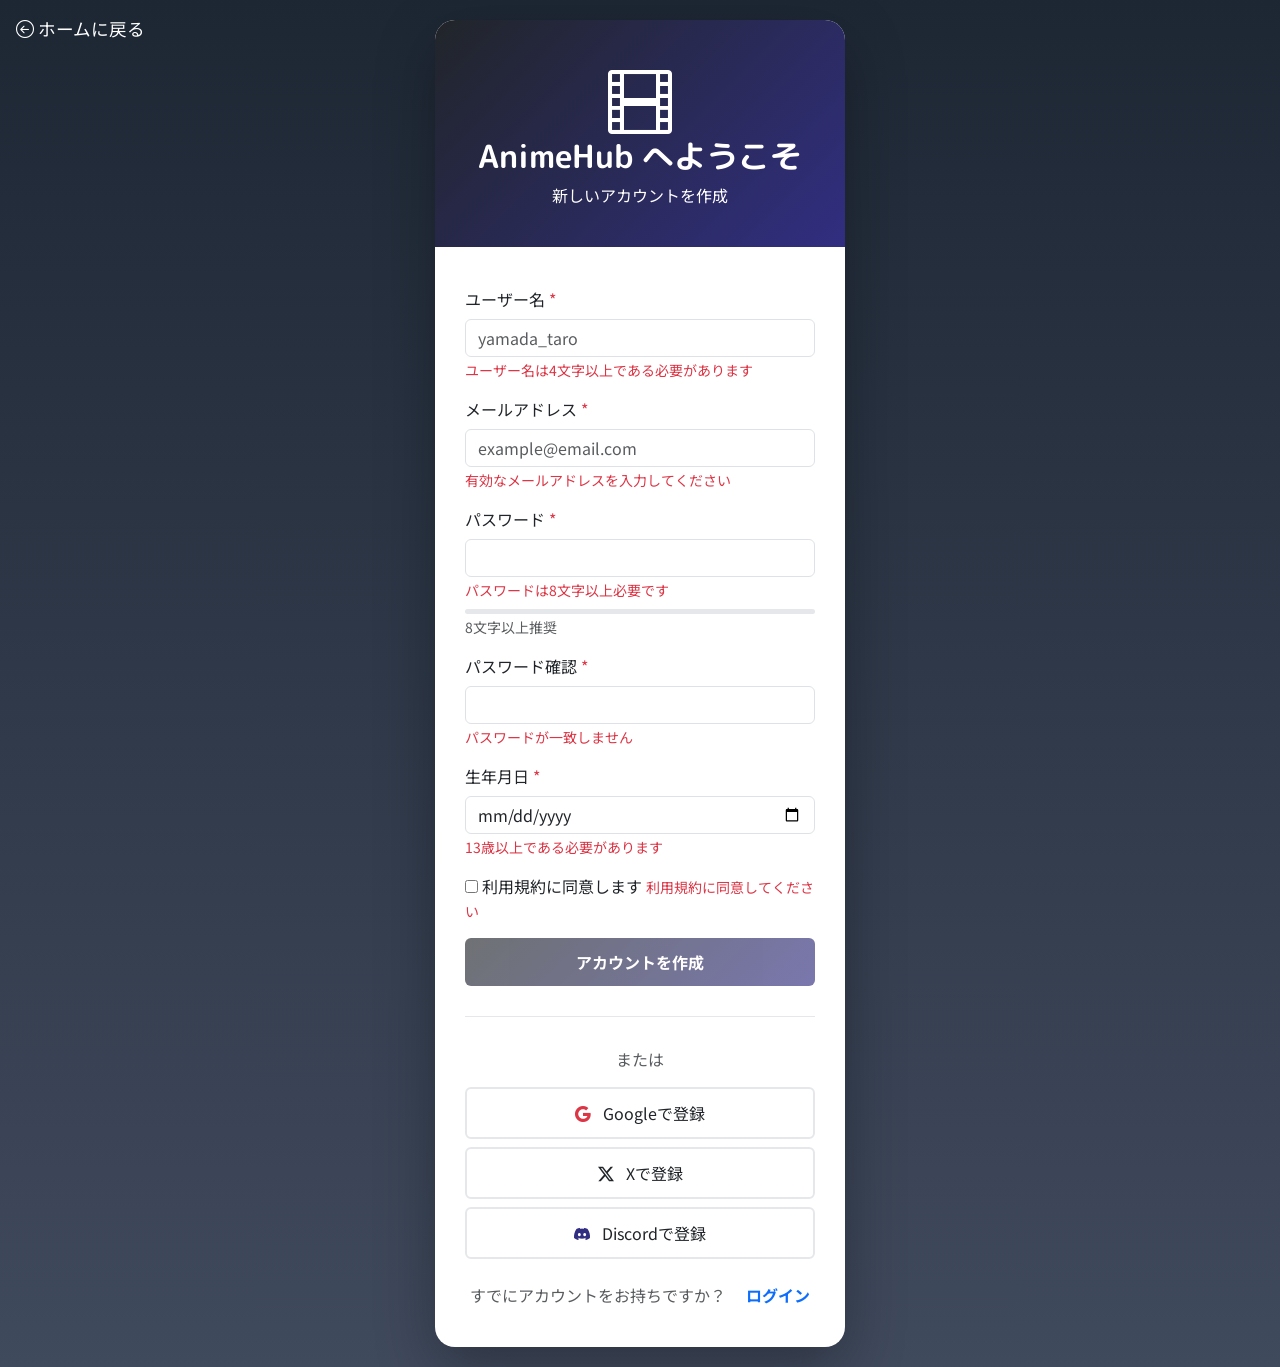
<file: anime-signup.html>
<!DOCTYPE html>
<html lang="ja">

<head>
    <meta charset="UTF-8">
    <meta name="viewport" content="width=device-width, initial-scale=1.0">
    <title>新規登録 - AnimeHub</title>
    <link href="https://cdn.jsdelivr.net/npm/bootstrap@5.3.0/dist/css/bootstrap.min.css" rel="stylesheet">
    <link rel="stylesheet" href="https://cdn.jsdelivr.net/npm/bootstrap-icons@1.11.0/font/bootstrap-icons.css">
    <link rel="preconnect" href="https://fonts.googleapis.com">
    <link rel="preconnect" href="https://fonts.gstatic.com" crossorigin>
    <link
        href="https://fonts.googleapis.com/css2?family=M+PLUS+Rounded+1c:wght@400;500;700;800&family=Noto+Sans+JP:wght@400;500;700&display=swap"
        rel="stylesheet">
    <link rel="stylesheet" href="base.css">
    <link rel="stylesheet" href="auth-layout.css">
    <link rel="icon" href="Gemini_Generated_Image_5sj1fh5sj1fh5sj1.png">
    <style>
        .form-control:focus {
            border-color: var(--primary-color);
            box-shadow: 0 0 0 0.2rem rgba(99, 102, 241, 0.25);
        }

        .password-strength {
            height: 5px;
            border-radius: 3px;
            background-color: #e5e7eb;
            margin-top: 8px;
            overflow: hidden;
        }

        .password-strength-bar {
            height: 100%;
            transition: all 0.3s ease;
            width: 0%;
        }

        .strength-weak {
            background-color: #ef4444;
            width: 33%;
        }

        .strength-medium {
            background-color: #f59e0b;
            width: 66%;
        }

        .strength-strong {
            background-color: #10b981;
            width: 100%;
        }

        .social-login {
            border-top: 1px solid #e5e7eb;
            padding-top: 30px;
            margin-top: 30px;
        }

        .btn-social {
            width: 100%;
            padding: 12px;
            margin-bottom: 10px;
            border: 1px solid #e5e7eb;
            background: white;
            transition: all 0.3s ease;
        }

        .btn-social:hover {
            background: #f9fafb;
            transform: translateY(-2px);
        }

        .terms-check label {
            font-size: 0.9rem;
            color: #6b7280;
        }

        .terms-check a {
            color: var(--primary-color);
            text-decoration: none;
        }

        .terms-check a:hover {
            text-decoration: underline;
        }

        .input-group-text {
            background-color: #f9fafb;
            border-right: none;
        }

        .input-group .form-control {
            border-left: none;
        }

        .input-group:focus-within .input-group-text {
            border-color: var(--primary-color);
        }

        .toast-container {
            position: fixed;
            top: 20px;
            right: 20px;
            z-index: 9999;
        }
    </style>
</head>

<body>
    <!-- PC用（md〜） -->
    <a href="index.html"
        class="d-none d-md-block back-link position-absolute top-0 start-0 m-3 text-white text-decoration-none">
        <i class="bi bi-arrow-left-circle"></i> ホームに戻る
    </a>
    <div class="signup-container">
        <!-- スマホ用（〜md） -->
        <a href="index.html" class="d-md-none back-link text-white text-decoration-none position-static mb-3">
            <i class="bi bi-arrow-left-circle"></i> ホームに戻る
        </a>
        <div class="signup-card mt-3 mt-md-0">
            <div class="signup-header">
                <i class="bi bi-film display-3 mb-3"></i>
                <h2 class="fw-bold mb-2">AnimeHub へようこそ</h2>
                <p class="mb-0">新しいアカウントを作成</p>
            </div>

            <div class="signup-body">
                <form id="signupForm">
                    <!-- ユーザー名 -->
                    <div class="mb-3">
                        <label for="username" class="form-label">ユーザー名 <span class="text-danger">*</span></label>
                        <input type="text" class="form-control" id="username" placeholder="yamada_taro" required>
                        <small class="text-danger d-none" id="usernameError">ユーザー名は4文字以上である必要があります</small>
                    </div>

                    <!-- メールアドレス -->
                    <div class="mb-3">
                        <label for="email" class="form-label">メールアドレス <span class="text-danger">*</span></label>
                        <input type="email" class="form-control" id="email" placeholder="example@email.com" required>
                        <small class="text-danger d-none" id="emailError">有効なメールアドレスを入力してください</small>
                    </div>

                    <!-- パスワード -->
                    <div class="mb-3">
                        <label for="password" class="form-label">パスワード <span class="text-danger">*</span></label>
                        <input type="password" class="form-control" id="password" required>
                        <small class="text-danger d-none" id="passwordError">パスワードは8文字以上必要です</small>
                        <div class="password-strength">
                            <div class="password-strength-bar" id="strengthBar"></div>
                        </div>
                        <small class="text-muted" id="strengthText">8文字以上推奨</small>
                    </div>

                    <!-- パスワード確認 -->
                    <div class="mb-3">
                        <label for="confirmPassword" class="form-label">パスワード確認 <span
                                class="text-danger">*</span></label>
                        <input type="password" class="form-control" id="confirmPassword" required>
                        <small class="text-danger d-none" id="confirmPasswordError">パスワードが一致しません</small>
                    </div>

                    <!-- 生年月日 -->
                    <div class="mb-3">
                        <label for="birthdate" class="form-label">生年月日 <span class="text-danger">*</span></label>
                        <input type="date" class="form-control" id="birthdate" required>
                        <small class="text-danger d-none" id="birthdateError">13歳以上である必要があります</small>
                    </div>

                    <!-- 利用規約 -->
                    <div class="mb-3">
                        <input type="checkbox" id="agreeTerms" required>
                        <label for="agreeTerms">利用規約に同意します</label>
                        <small class="text-danger d-none" id="termsError">利用規約に同意してください</small>
                    </div>

                    <!-- 登録ボタン -->
                    <button type="submit" id="submitBtn" class="btn btn-signup w-100" disabled>
                        アカウントを作成
                    </button>
                </form>

                <!-- ソーシャルログイン -->
                <div class="social-login">
                    <p class="text-center text-muted mb-3">または</p>
                    <button class="btn social-btn w-100 mb-2">
                        <i class="bi bi-google text-danger pe-2"></i> Googleで登録
                    </button>
                    <button class="btn social-btn w-100 mb-2">
                        <i class="bi bi-twitter-x pe-2"></i> Xで登録
                    </button>
                    <button class="btn social-btn w-100 mb-4">
                        <i class="bi bi-discord pe-2" style="color: var(--secondary-color);"></i> Discordで登録
                    </button>
                </div>

                <!-- ログインリンク -->
                <div class="text-center">
                    <p class="text-muted mb-0">
                        すでにアカウントをお持ちですか？
                        <a href="anime-login.html" class="text-decoration-none fw-bold">　ログイン</a>
                    </p>
                </div>
            </div>
        </div>
    </div>

    <!-- Toast通知 -->
    <div class="toast-container">
        <div id="successToast" class="toast align-items-center text-white bg-success border-0" role="alert">
            <div class="d-flex">
                <div class="toast-body">
                    <i class="bi bi-check-circle me-2"></i>
                    <span id="toastMessage">登録が完了しました！</span>
                </div>
                <button type="button" class="btn-close btn-close-white me-2 m-auto" data-bs-dismiss="toast"></button>
            </div>
        </div>
    </div>

    <script src="https://cdn.jsdelivr.net/npm/bootstrap@5.3.0/dist/js/bootstrap.bundle.min.js"></script>
    <script>
        document.addEventListener('DOMContentLoaded', function() {
            const form = document.getElementById('signupForm');
            const submitBtn = document.getElementById('submitBtn');

            const username = document.getElementById('username');
            const email = document.getElementById('email');
            const password = document.getElementById('password');
            const confirmPassword = document.getElementById('confirmPassword');
            const birthdate = document.getElementById('birthdate');
            const agreeTerms = document.getElementById('agreeTerms');

            // パスワード強度チェック
            document.getElementById('password').addEventListener('input', function () {
                const password = this.value;
                const strengthBar = document.getElementById('strengthBar');
                const strengthText = document.getElementById('strengthText');

                let strength = 0;
                if (password.length >= 8) strength++;
                if (password.match(/[a-z]/) && password.match(/[A-Z]/)) strength++;
                if (password.match(/[0-9]/)) strength++;
                if (password.match(/[^a-zA-Z0-9]/)) strength++;

                strengthBar.className = 'password-strength-bar';
                strengthBar.style.width = '0%';

                if (password.length === 0) {
                    strengthText.textContent = '8文字以上推奨';
                    strengthText.style.color = '#6b7280';
                } else if (strength <= 1) {
                    strengthBar.classList.add('strength-weak');
                    strengthBar.style.width = '33%';
                    strengthText.textContent = '弱い';
                    strengthText.style.color = '#ef4444';
                } else if (strength <= 2) {
                    strengthBar.classList.add('strength-medium');
                    strengthBar.style.width = '66%';
                    strengthText.textContent = '普通';
                    strengthText.style.color = '#f59e0b';
                } else {
                    strengthBar.classList.add('strength-strong');
                    strengthBar.style.width = '100%';
                    strengthText.textContent = '強い';
                    strengthText.style.color = '#10b981';
                }
            });

            function validate() {
                let valid = true;

                // ユーザー名
                if (username.value.trim().length < 4) {
                    document.getElementById('usernameError').classList.remove('d-none');
                    valid = false;
                } else {
                    document.getElementById('usernameError').classList.add('d-none');
                }

                // メール
                if (!email.value.match(/^[^@]+@[^@]+\.[^@]+$/)) {
                    document.getElementById('emailError').classList.remove('d-none');
                    valid = false;
                } else {
                    document.getElementById('emailError').classList.add('d-none');
                }

                // パスワード
                if (password.value.length < 8) {
                    document.getElementById('passwordError').classList.remove('d-none');
                    valid = false;
                } else {
                    document.getElementById('passwordError').classList.add('d-none');
                }

                // パスワード確認
                if (password.value !== confirmPassword.value || confirmPassword.value === "") {
                    document.getElementById('confirmPasswordError').classList.remove('d-none');
                    valid = false;
                } else {
                    document.getElementById('confirmPasswordError').classList.add('d-none');
                }

                // 年齢チェック
                if (birthdate.value) {
                    const birthDate = new Date(birthdate.value);
                    const today = new Date();
                    let age = today.getFullYear() - birthDate.getFullYear();
                    const monthDiff = today.getMonth() - birthDate.getMonth();
                    if (monthDiff < 0 || (monthDiff === 0 && today.getDate() < birthDate.getDate())) {
                        age--;
                    }
                    if (age < 13) {
                        document.getElementById('birthdateError').classList.remove('d-none');
                        valid = false;
                    } else {
                        document.getElementById('birthdateError').classList.add('d-none');
                    }
                } else {
                    document.getElementById('birthdateError').classList.remove('d-none');
                    valid = false;
                }

                // 利用規約
                if (!agreeTerms.checked) {
                    document.getElementById('termsError').classList.remove('d-none');
                    valid = false;
                } else {
                    document.getElementById('termsError').classList.add('d-none');
                }

                // ボタン制御
                submitBtn.disabled = !valid;
            }

            // 入力イベント監視
            [username, email, password, confirmPassword, birthdate, agreeTerms].forEach(field => {
                field.addEventListener('input', validate);
                field.addEventListener('change', validate);
            });

            // 初期チェック
            validate();

            // 送信時
            form.addEventListener('submit', function(e) {
                e.preventDefault();
                if (!submitBtn.disabled) {
                    // 成功通知
                    const toast = new bootstrap.Toast(document.getElementById('successToast'));
                    document.getElementById('toastMessage').textContent = 'アカウントが作成されました！メールを確認してください。';
                    toast.show();
                    form.reset();
                    validate();

                    // 2秒後にログインページへリダイレクト
                    setTimeout(() => {
                        window.location.href = 'anime-login.html';
                    }, 2000);
                }
            });
        });
    </script>
</body>

</html>
</file>
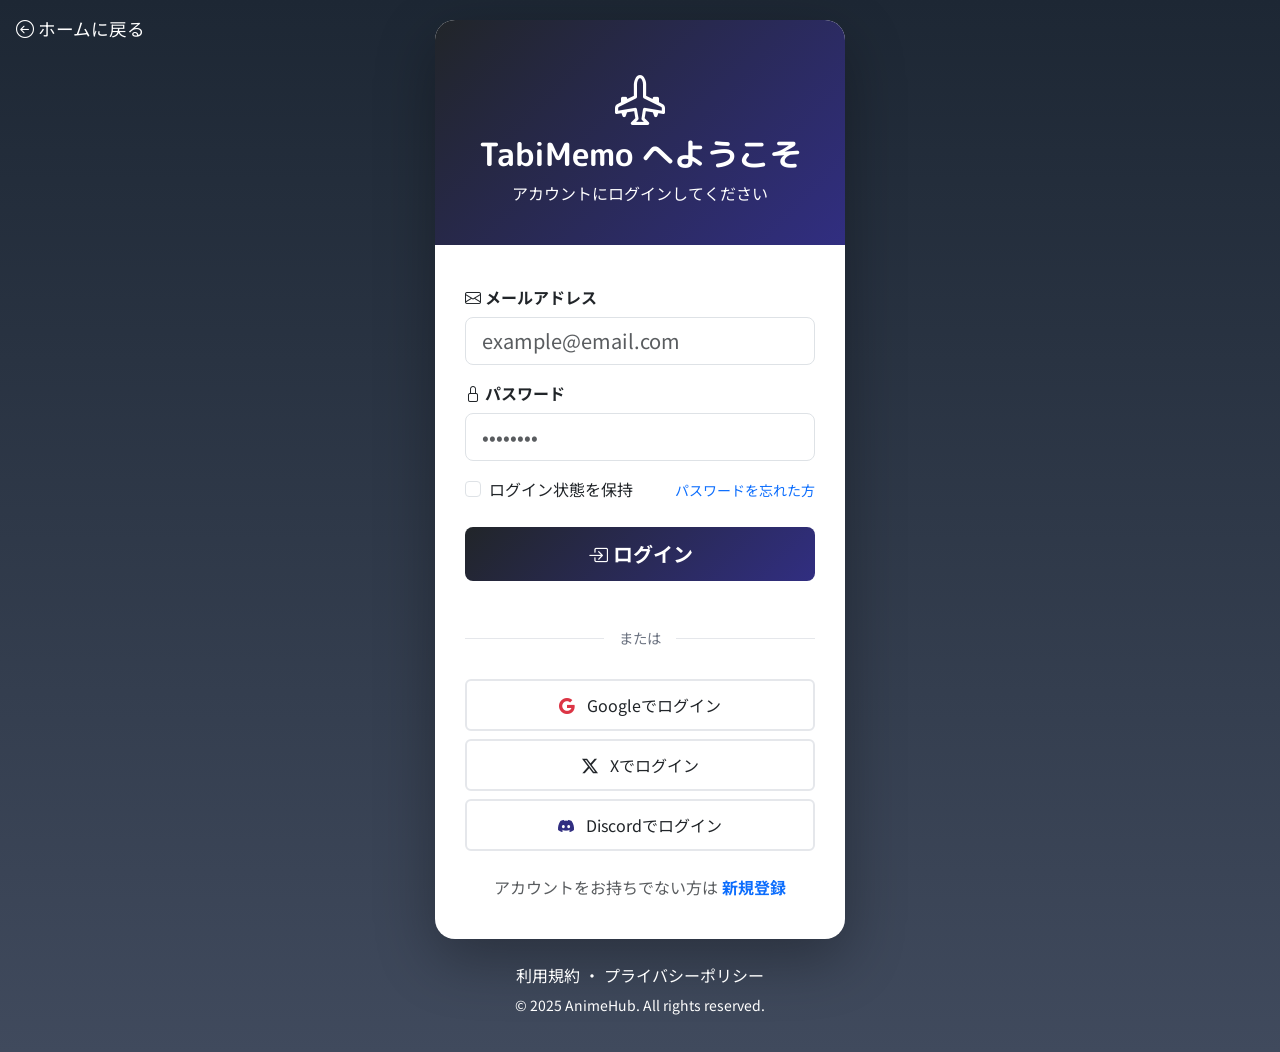
<file: login.html>
<!DOCTYPE html>
<html lang="ja">

<head>
    <meta charset="UTF-8">
    <meta name="viewport" content="width=device-width, initial-scale=1.0">
    <title>ログイン - TabiMemo</title>
    <link href="https://cdn.jsdelivr.net/npm/bootstrap@5.3.0/dist/css/bootstrap.min.css" rel="stylesheet">
    <link rel="stylesheet" href="https://cdn.jsdelivr.net/npm/bootstrap-icons@1.11.0/font/bootstrap-icons.css">
    <link rel="preconnect" href="https://fonts.googleapis.com">
    <link rel="preconnect" href="https://fonts.gstatic.com" crossorigin>
    <link
        href="https://fonts.googleapis.com/css2?family=M+PLUS+Rounded+1c:wght@400;500;700;800&family=Noto+Sans+JP:wght@400;500;700&display=swap"
        rel="stylesheet">
    <link rel="stylesheet" href="base.css">
    <link rel="stylesheet" href="auth-layout.css">
    <link rel="icon" href="Gemini_Generated_Image_5sj1fh5sj1fh5sj1.png">
    <style>
        .login-card {
            background: white;
            border-radius: 20px;
            box-shadow: 0 20px 60px rgba(0, 0, 0, 0.3);
            overflow: hidden;
        }

        .form-control:focus {
            border-color: var(--primary-color);
            box-shadow: 0 0 0 0.2rem (99, 102, 241, 0.25);
        }

        .btn-login {
            background: linear-gradient(135deg, var(--primary-color), var(--secondary-color));
            border: none;
            color: white;
            padding: 12px;
            font-weight: bold;
            transition: transform 0.2s ease;
        }

        .btn-login:hover {
            transform: translateY(-2px);
            box-shadow: 0 5px 20px rgba(99, 102, 241, 0.4);
            color: white !important;
        }

        .divider {
            display: flex;
            align-items: center;
            text-align: center;
            margin: 30px 0;
        }

        .divider::before,
        .divider::after {
            content: '';
            flex: 1;
            border-bottom: 1px solid #e5e7eb;
        }

        .divider span {
            padding: 0 15px;
            color: #6b7280;
            font-size: 0.9rem;
        }
    </style>
</head>

<body>
    <!-- PC用（md〜） -->
    <a href="index.html"
        class="d-none d-md-block back-link position-absolute top-0 start-0 m-3 text-white text-decoration-none">
        <i class="bi bi-arrow-left-circle"></i> ホームに戻る
    </a>

    <div class="login-container">
        <!-- スマホ用（〜md） -->
        <a href="index.html" class="d-md-none back-link text-white text-decoration-none position-static mb-3">
            <i class="bi bi-arrow-left-circle"></i> ホームに戻る
        </a>
        <div class="login-card mt-3 mt-md-0">
            <!-- ログインヘッダー -->
            <div class="login-header">
                <i class="bi bi-airplane-engines" style="font-size: 50px;"></i>
                <h2 class="fw-bold mb-2">TabiMemo へようこそ</h2>
                <p class="mb-0">アカウントにログインしてください</p>
            </div>

            <!-- ログインフォーム -->
            <div class="login-body">
                <form id="loginForm">
                    <!-- メールアドレス -->
                    <div class="mb-3">
                        <label for="email" class="form-label fw-bold">
                            <i class="bi bi-envelope"></i> メールアドレス
                        </label>
                        <input type="email" class="form-control form-control-lg" id="email"
                            placeholder="example@email.com" required>
                    </div>

                    <!-- パスワード -->
                    <div class="mb-3">
                        <label for="password" class="form-label fw-bold">
                            <i class="bi bi-lock"></i> パスワード
                        </label>
                        <input type="password" class="form-control form-control-lg" id="password" placeholder="••••••••"
                            required>
                    </div>

                    <!-- ログイン状態を保持 -->
                    <div class="d-flex justify-content-between align-items-center mb-4">
                        <div class="form-check">
                            <input class="form-check-input" type="checkbox" id="remember">
                            <label class="form-check-label" for="remember">
                                ログイン状態を保持
                            </label>
                        </div>
                        <a href="#" class="text-decoration-none small">パスワードを忘れた方</a>
                    </div>

                    <!-- ログインボタン -->
                    <button type="submit" class="btn btn-login btn-lg w-100 mb-3">
                        <i class="bi bi-box-arrow-in-right"></i> ログイン
                    </button>

                    <!-- アラート（エラーメッセージ用） -->
                    <div class="alert alert-danger d-none" role="alert" id="errorAlert">
                        <i class="bi bi-exclamation-triangle-fill"></i> メールアドレスまたはパスワードが正しくありません
                    </div>
                </form>

                <!-- ソーシャルログイン -->
                <div class="divider">
                    <span>または</span>
                </div>

                <button class="btn social-btn w-100 mb-2">
                    <i class="bi bi-google text-danger pe-2"></i> Googleでログイン
                </button>
                <button class="btn social-btn w-100 mb-2">
                    <i class="bi bi-twitter-x pe-2"></i> Xでログイン
                </button>
                <button class="btn social-btn w-100 mb-4">
                    <i class="bi bi-discord pe-2" style="color: var(--secondary-color);"></i> Discordでログイン
                </button>

                <!-- 新規登録リンク -->
                <div class="text-center">
                    <p class="text-muted mb-0">
                        アカウントをお持ちでない方は
                        <a href="anime-signup.html" class="text-decoration-none fw-bold">新規登録</a>
                    </p>
                </div>
            </div>
        </div>

        <!-- 追加情報 -->
        <div class="text-center mt-4 text-white">
            <p class="mb-2">
                <a href="#" class="text-white text-decoration-none">利用規約</a> ・
                <a href="#" class="text-white text-decoration-none">プライバシーポリシー</a>
            </p>
            <p class="small">&copy; 2025 AnimeHub. All rights reserved.</p>
        </div>
    </div>

    <script src="https://cdn.jsdelivr.net/npm/bootstrap@5.3.0/dist/js/bootstrap.bundle.min.js"></script>
    <script>
        // ログインフォーム送信時の処理（デモ用）
        document.getElementById('loginForm').addEventListener('submit', function (e) {
            e.preventDefault();

            const email = document.getElementById('email').value;
            const password = document.getElementById('password').value;

            // デモ用：簡易的なバリデーション
            if (email && password) {
                // 成功時（実際はサーバー側で認証）
                alert('ログイン成功！ホーム画面に遷移します。');
                window.location.href = 'index.html'; // 実際はホームページにリダイレクト
            } else {
                // エラー表示
                document.getElementById('errorAlert').classList.remove('d-none');
            }
        });

        // エラーメッセージの自動非表示
        document.getElementById('email').addEventListener('input', function () {
            document.getElementById('errorAlert').classList.add('d-none');
        });

        document.getElementById('password').addEventListener('input', function () {
            document.getElementById('errorAlert').classList.add('d-none');
        });
    </script>
</body>

</html>
</file>
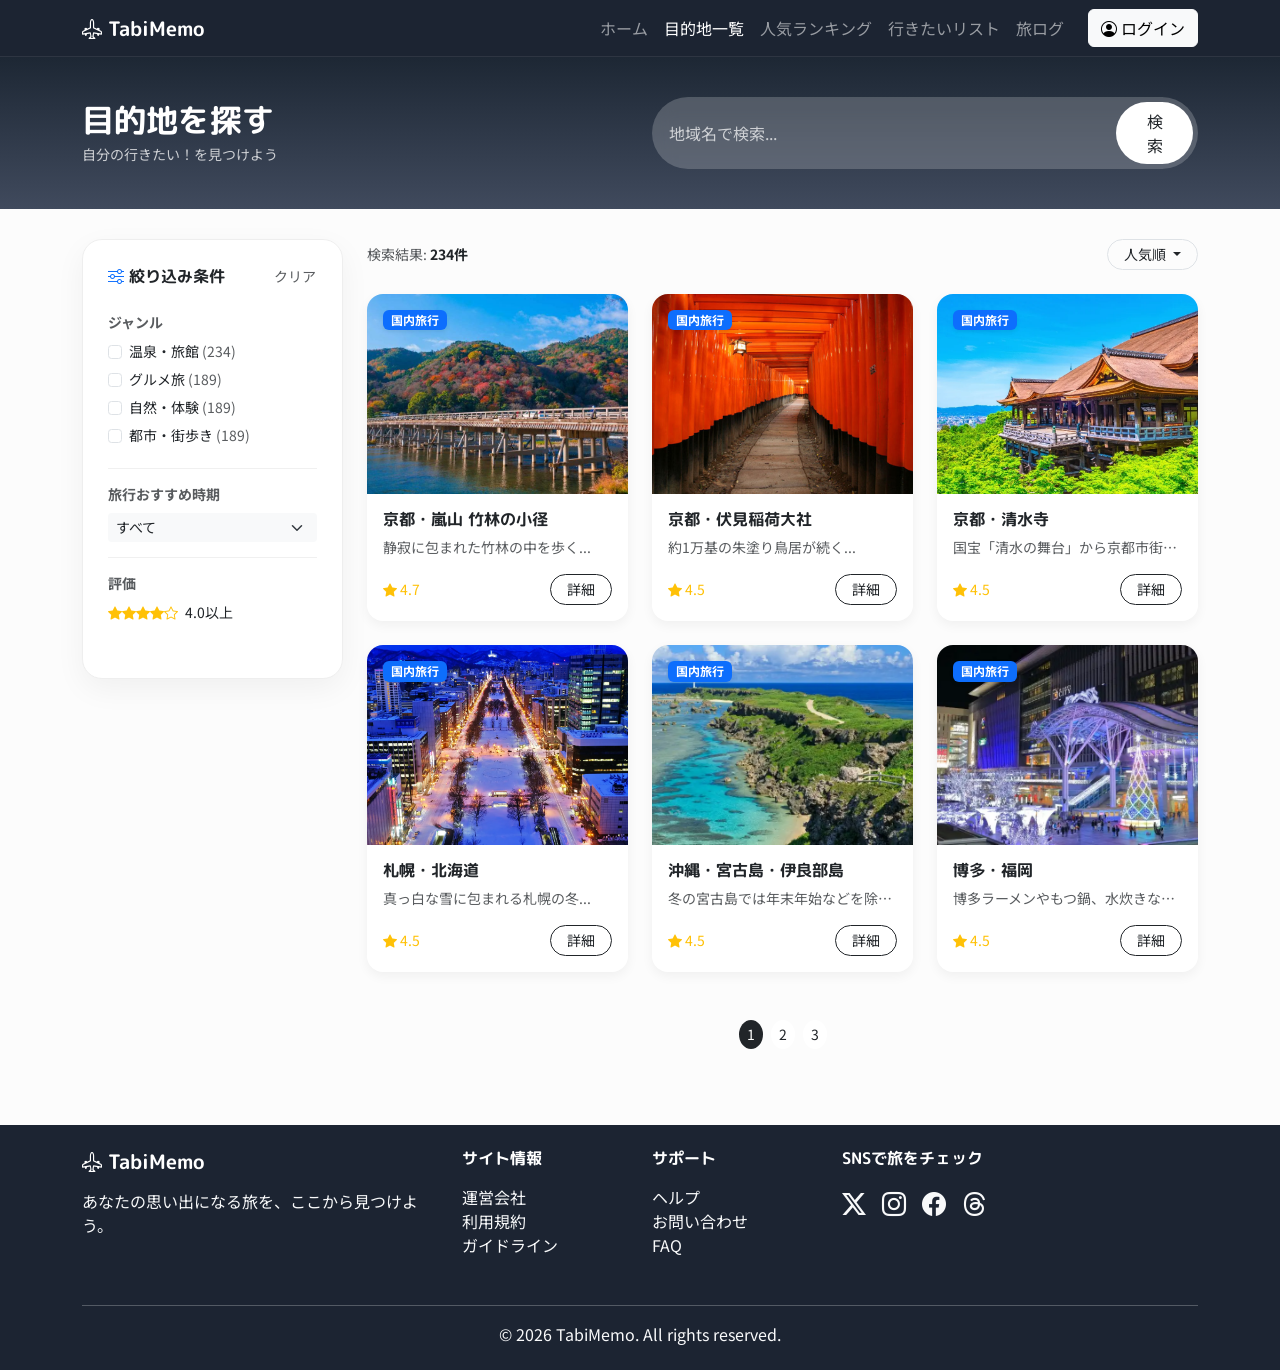
<file: mokuteki.html>
<!DOCTYPE html>
<html lang="ja">

<head>
    <meta charset="UTF-8">
    <meta name="viewport" content="width=device-width, initial-scale=1.0">
    <title>目的地を探す - TabiMemo</title>
    <link href="https://cdn.jsdelivr.net/npm/bootstrap@5.3.0/dist/css/bootstrap.min.css" rel="stylesheet">
    <link rel="stylesheet" href="https://cdn.jsdelivr.net/npm/bootstrap-icons@1.11.0/font/bootstrap-icons.css">
    <link rel="preconnect" href="https://fonts.googleapis.com">
    <link rel="preconnect" href="https://fonts.gstatic.com" crossorigin>
    <link href="https://fonts.googleapis.com/css2?family=M+PLUS+Rounded+1c:wght@400;500;700;800&family=Noto+Sans+JP:wght@400;500;700&display=swap" rel="stylesheet">
    <link rel="stylesheet" href="base.css">
    <link rel="icon" href="Gemini_Generated_Image_5sj1fh5sj1fh5sj1.png">
    <style>
        /* TabiMemoスタイルの継承と調整 */
        body { font-family: 'Noto Sans JP', sans-serif; background-color: #fcfcfc; }
        
        /* 1. ヘッダーをスリムに */
        .page-heading {
            background: (#212529);
            padding: 40px 0;
            color: white;
            margin-bottom: 30px;
        }

        /* 2. サイドバーの「カード浮き出し」デザイン */
        .filter-card-wrapper {
            position: sticky;
            top: 20px;
            background: white;
            border-radius: 20px;
            border: 1px solid #eee;
            box-shadow: 0 10px 30px rgba(0,0,0,0.05);
            padding: 25px;
        }
        .filter-section {
            border-bottom: 1px solid #f0f0f0;
            padding-bottom: 15px;
            margin-bottom: 15px;
        }
        .filter-section:last-child { border-bottom: none; }

        /* 3. 作品カードのブラッシュアップ */
        .anime-card {
            border: none;
            border-radius: 16px;
            overflow: hidden;
            transition: all 0.3s ease;
            background: white;
            box-shadow: 0 4px 12px rgba(0,0,0,0.05);
            height: 100%;
        }
        .anime-card:hover {
            transform: translateY(-8px);
            box-shadow: 0 12px 24px rgba(0,0,0,0.1);
        }
        .anime-card img {
            height: 200px;
            object-fit: cover;
        }
        
        /* 検索バーのカスタム */
        .search-container {
            background: rgba(255,255,255,0.2);
            backdrop-filter: blur(10px);
            border-radius: 50px;
            padding: 5px;
        }
        .search-container input {
            background: transparent;
            border: none;
            color: white;
        }
        .search-container input::placeholder { color: rgba(255,255,255,0.7); }
    </style>
</head>

<body>
    <nav class="navbar navbar-expand-lg navbar-dark">
        <div class="container">
            <a class="navbar-brand fw-bold" href="#"><i class="bi bi-airplane-engines"></i> TabiMemo</a>
            <button class="navbar-toggler" type="button" data-bs-toggle="collapse" data-bs-target="#navbarNav">
                <span class="navbar-toggler-icon"></span>
            </button>
            <div class="collapse navbar-collapse" id="navbarNav">
                <ul class="navbar-nav ms-auto">
                    <li class="nav-item"><a class="nav-link" href="index.html">ホーム</a></li>
                    <li class="nav-item"><a class="nav-link active" href="mokuteki.html">目的地一覧</a></li>
                    <li class="nav-item"><a class="nav-link" href="spot-ranking.html">人気ランキング</a></li>
                    <li class="nav-item"><a class="nav-link" href="my-ryokou.html">行きたいリスト</a></li>
                    <li class="nav-item"><a class="nav-link" href="travel-community.html">旅ログ</a></li>
                    <li class="nav-item"><a class="nav-link d-lg-none" href="login.html">ログイン</a></li>
                </ul>
                <a href="login.html" class="btn btn-light ms-3 d-none d-lg-block"><i class="bi bi-person-circle"></i> ログイン</a>
            </div>
        </div>
    </nav>

    <div class="page-heading">
        <div class="container">
            <div class="row align-items-center">
                <div class="col-md-6">
                    <h1 class="h2 fw-bold mb-1">目的地を探す</h1>
                    <p class="mb-0 opacity-75 small">自分の行きたい！を見つけよう</p>
                </div>
                <div class="col-md-6 mt-3 mt-md-0">
                    <div class="search-container d-flex">
                        <input type="text" class="form-control" placeholder="地域名で検索...">
                        <button class="btn btn-white bg-white rounded-pill px-4 ms-2">検索</button>
                    </div>
                </div>
            </div>
        </div>
    </div>

    <div class="container mb-5">
        <div class="row">
            <div class="col-lg-3">
                <div class="filter-card-wrapper">
                    <div class="d-flex justify-content-between align-items-center mb-4">
                        <h6 class="fw-bold mb-0"><i class="bi bi-sliders text-primary"></i> 絞り込み条件</h6>
                        <button type="reset" class="btn btn-link btn-sm p-0 text-decoration-none text-muted">クリア</button>
                    </div>

                    <form>
                        <div class="filter-section">
                            <label class="small fw-bold text-muted mb-2 d-block">ジャンル</label>
                            <div class="form-check small mb-1">
                                <input class="form-check-input" type="checkbox" id="genre1">
                                <label class="form-check-label" for="genre1">温泉・旅館 <span class="text-muted">(234)</span></label>
                            </div>
                            <div class="form-check small mb-1">
                                <input class="form-check-input" type="checkbox" id="genre2">
                                <label class="form-check-label" for="genre2">グルメ旅 <span class="text-muted">(189)</span></label>
                            </div>
                            <div class="form-check small mb-1">
                                <input class="form-check-input" type="checkbox" id="genre2">
                                <label class="form-check-label" for="genre2">自然・体験 <span class="text-muted">(189)</span></label>
                            </div>
                            <div class="form-check small mb-1">
                                <input class="form-check-input" type="checkbox" id="genre2">
                                <label class="form-check-label" for="genre2">都市・街歩き <span class="text-muted">(189)</span></label>
                            </div>
                            </div>

                        <div class="filter-section">
                            <label class="small fw-bold text-muted mb-2 d-block">旅行おすすめ時期</label>
                            <select class="form-select form-select-sm border-0 bg-light">
                                <option>すべて</option>
                                <option>春</option>
                                <option>夏</option>
                                <option>秋</option>
                                <option>冬</option>
                            </select>
                        </div>

                        <div class="filter-section border-0">
                            <label class="small fw-bold text-muted mb-2 d-block">評価</label>
                            <div class="text-warning small">
                                <i class="bi bi-star-fill"></i><i class="bi bi-star-fill"></i><i class="bi bi-star-fill"></i><i class="bi bi-star-fill"></i><i class="bi bi-star"></i>
                                <span class="text-dark ms-1">4.0以上</span>
                            </div>
                        </div>
                    </form>
                </div>
            </div>

            <div class="col-lg-9 mt-4 mt-lg-0">
                <div class="d-flex justify-content-between align-items-center mb-4">
                    <div class="small text-muted">検索結果: <span class="fw-bold text-dark">234件</span></div>
                    <div class="dropdown">
                        <button class="btn btn-sm btn-white border rounded-pill dropdown-toggle px-3" type="button" data-bs-toggle="dropdown">
                            人気順
                        </button>
                        <ul class="dropdown-menu shadow-sm border-0">
                            <li><a class="dropdown-item active" href="#">人気順</a></li>
                            <li><a class="dropdown-item" href="#">評価の高い順</a></li>
                            <li><a class="dropdown-item" href="#">新しい順</a></li>
                        </ul>
                    </div>
                </div>

                <div class="row g-4">
                    <div class="col-md-6 col-xl-4">
                        <div class="card anime-card">
                            <div class="position-relative">
                                <img src="images/spot-arashiyama-key.jpg" class="card-img-top" alt="京都嵐山">
                                <span class="badge bg-primary position-absolute top-0 start-0 m-3 shadow-sm">国内旅行</span>
                            </div>
                            <div class="card-body">
                                <h6 class="card-title fw-bold mb-2">京都・嵐山 竹林の小径</h6>
                                <p class="card-text text-muted small mb-3 text-truncate">
                                    静寂に包まれた竹林の中を歩く...
                                </p>
                                <div class="d-flex justify-content-between align-items-center">
                                    <div class="text-warning small">
                                        <i class="bi bi-star-fill"></i> 4.7
                                    </div>
                                    <a href="ryokou-detail.html" class="btn btn-outline-dark btn-sm rounded-pill px-3">詳細</a>
                                </div>
                            </div>
                        </div>
                    </div>
                    <div class="col-md-6 col-xl-4">
                        <div class="card anime-card">
                            <div class="position-relative">
                                <img src="images/2.jpg" class="card-img-top" alt="伏見稲荷大社">
                                <span class="badge bg-primary position-absolute top-0 start-0 m-3 shadow-sm">国内旅行</span>
                            </div>
                            <div class="card-body">
                                <h6 class="card-title fw-bold mb-2">京都・伏見稲荷大社</h6>
                                <p class="card-text text-muted small mb-3 text-truncate">
                                    約1万基の朱塗り鳥居が続く...
                                </p>
                                <div class="d-flex justify-content-between align-items-center">
                                    <div class="text-warning small">
                                        <i class="bi bi-star-fill"></i> 4.5
                                    </div>
                                    <a href="ryokou-detail.html" class="btn btn-outline-dark btn-sm rounded-pill px-3">詳細</a>
                                </div>
                            </div>
                        </div>
                    </div>
                    <div class="col-md-6 col-xl-4">
                        <div class="card anime-card">
                            <div class="position-relative">
                                <img src="images/kiyomizudera-midokoro_thumb.webp" class="card-img-top" alt="清水寺">
                                <span class="badge bg-primary position-absolute top-0 start-0 m-3 shadow-sm">国内旅行</span>
                            </div>
                            <div class="card-body">
                                <h6 class="card-title fw-bold mb-2">京都・清水寺</h6>
                                <p class="card-text text-muted small mb-3 text-truncate">
                                    国宝「清水の舞台」から京都市街を一望する絶景や...
                                </p>
                                <div class="d-flex justify-content-between align-items-center">
                                    <div class="text-warning small">
                                        <i class="bi bi-star-fill"></i> 4.5
                                    </div>
                                    <a href="ryokou-detail.html" class="btn btn-outline-dark btn-sm rounded-pill px-3">詳細</a>
                                </div>
                            </div>
                        </div>
                    </div>
                    <div class="col-md-6 col-xl-4">
                        <div class="card anime-card">
                            <div class="position-relative">
                                <img src="images/20241227_160624_9849cef2_w1920.webp" class="card-img-top" alt="北海道">
                                <span class="badge bg-primary position-absolute top-0 start-0 m-3 shadow-sm">国内旅行</span>
                            </div>
                            <div class="card-body">
                                <h6 class="card-title fw-bold mb-2">札幌・北海道</h6>
                                <p class="card-text text-muted small mb-3 text-truncate">
                                    真っ白な雪に包まれる札幌の冬...
                                </p>
                                <div class="d-flex justify-content-between align-items-center">
                                    <div class="text-warning small">
                                        <i class="bi bi-star-fill"></i> 4.5
                                    </div>
                                    <a href="ryokou-detail.html" class="btn btn-outline-dark btn-sm rounded-pill px-3">詳細</a>
                                </div>
                            </div>
                        </div>
                    </div>
                    <div class="col-md-6 col-xl-4">
                        <div class="card anime-card">
                            <div class="position-relative">
                                <img src="images/img-win-area-02.webp" class="card-img-top" alt="宮古島">
                                <span class="badge bg-primary position-absolute top-0 start-0 m-3 shadow-sm">国内旅行</span>
                            </div>
                            <div class="card-body">
                                <h6 class="card-title fw-bold mb-2">沖縄・宮古島・伊良部島</h6>
                                <p class="card-text text-muted small mb-3 text-truncate">
                                    冬の宮古島では年末年始などを除けば観光客も多くなく...
                                </p>
                                <div class="d-flex justify-content-between align-items-center">
                                    <div class="text-warning small">
                                        <i class="bi bi-star-fill"></i> 4.5
                                    </div>
                                    <a href="ryokou-detail.html" class="btn btn-outline-dark btn-sm rounded-pill px-3">詳細</a>
                                </div>
                            </div>
                        </div>
                    </div>
                    <div class="col-md-6 col-xl-4">
                        <div class="card anime-card">
                            <div class="position-relative">
                                <img src="images/img-win-area-04.webp" class="card-img-top" alt="博多">
                                <span class="badge bg-primary position-absolute top-0 start-0 m-3 shadow-sm">国内旅行</span>
                            </div>
                            <div class="card-body">
                                <h6 class="card-title fw-bold mb-2">博多・福岡</h6>
                                <p class="card-text text-muted small mb-3 text-truncate">
                                    博多ラーメンやもつ鍋、水炊きなど、寒い冬にぴったりな...
                                </p>
                                <div class="d-flex justify-content-between align-items-center">
                                    <div class="text-warning small">
                                        <i class="bi bi-star-fill"></i> 4.5
                                    </div>
                                    <a href="ryokou-detail.html" class="btn btn-outline-dark btn-sm rounded-pill px-3">詳細</a>
                                </div>
                            </div>
                        </div>
                    </div>
                    </div>

                <nav class="mt-5">
                    <ul class="pagination pagination-sm justify-content-center">
                        <li class="page-item active"><a class="page-link rounded-circle mx-1 border-0" href="#">1</a></li>
                        <li class="page-item"><a class="page-link rounded-circle mx-1 border-0 text-dark" href="#">2</a></li>
                        <li class="page-item"><a class="page-link rounded-circle mx-1 border-0 text-dark" href="#">3</a></li>
                    </ul>
                </nav>
            </div>
        </div>
    </div>

    <footer class="py-4">
        <div class="container">
            <div class="row">
                <div class="col-md-4 mb-3">
                    <h5 class="fw-bold mb-3"><i class="bi bi-airplane-engines"></i> TabiMemo</h5>
                    <p class="text-light">あなたの思い出になる旅を、ここから見つけよう。</p>
                </div>
                <div class="col-md-2 mb-3">
                    <h6 class="fw-bold mb-3">サイト情報</h6>
                    <ul class="list-unstyled">
                        <li><a href="#" class="text-light text-decoration-none">運営会社</a></li>
                        <li><a href="#" class="text-light text-decoration-none">利用規約</a></li>
                        <li><a href="#" class="text-light text-decoration-none">ガイドライン</a></li>
                    </ul>
                </div>
                <div class="col-md-2 mb-3">
                    <h6 class="fw-bold mb-3">サポート</h6>
                    <ul class="list-unstyled">
                        <li><a href="#" class="text-light text-decoration-none">ヘルプ</a></li>
                        <li><a href="#" class="text-light text-decoration-none">お問い合わせ</a></li>
                        <li><a href="#" class="text-light text-decoration-none">FAQ</a></li>
                    </ul>
                </div>
                <div class="col-md-4 mb-3">
                    <h6 class="fw-bold mb-3">SNSで旅をチェック</h6>
                    <div class="d-flex gap-3">
                        <a href="#" class="text-light"><i class="bi bi-twitter-x fs-4"></i></a>
                        <a href="#" class="text-light"><i class="bi bi-instagram fs-4"></i></a>
                        <a href="#" class="text-light"><i class="bi bi-facebook fs-4"></i></a>
                        <a href="#" class="text-light"><i class="bi bi-threads fs-4"></i></a>
                    </div>
                </div>
            </div>
            <hr class="border-light">
            <p class="text-center text-light mb-0">&copy; 2026 TabiMemo. All rights reserved.</p>
        </div>
    </footer>
    <script src="https://cdn.jsdelivr.net/npm/bootstrap@5.3.0/dist/js/bootstrap.bundle.min.js"></script>
</body>
</html>
</file>
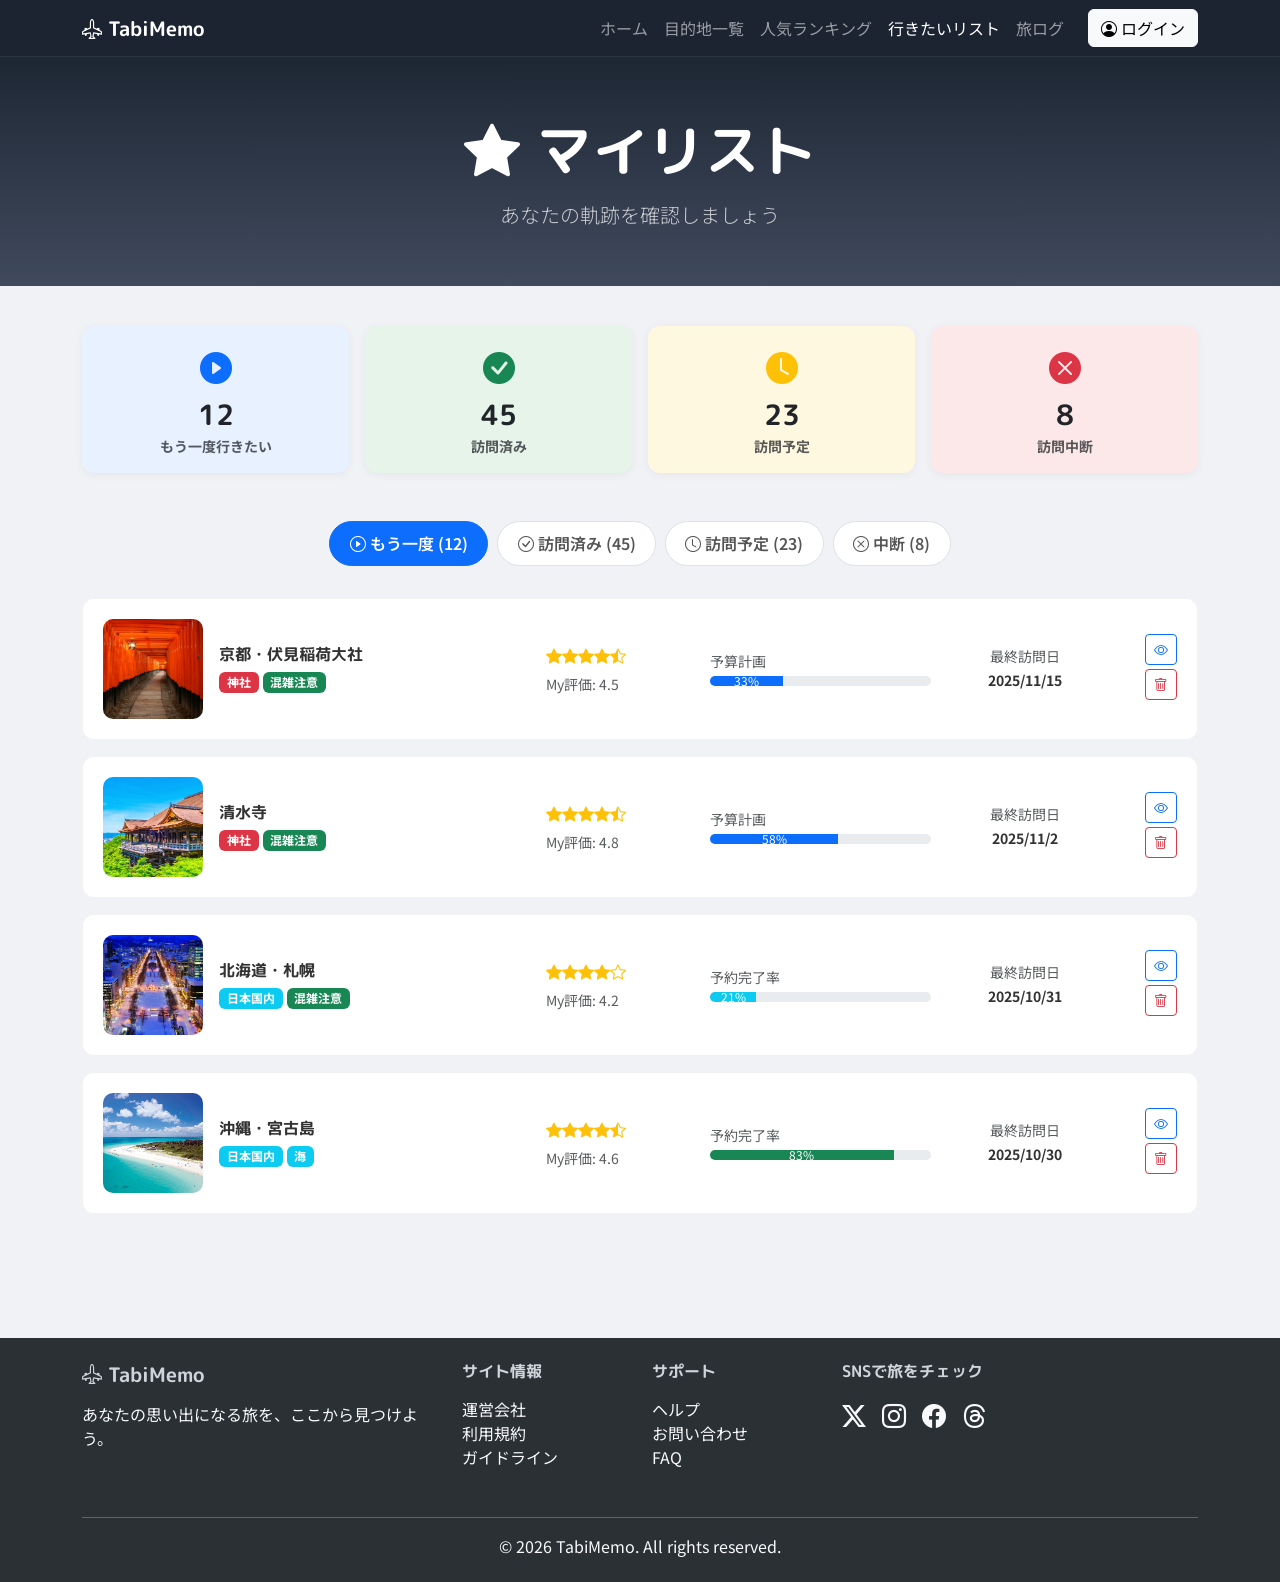
<file: my-ryokou.html>
<!DOCTYPE html>
<html lang="ja">

<head>
    <meta charset="UTF-8">
    <meta name="viewport" content="width=device-width, initial-scale=1.0">
    <title>マイリスト - TabiMemo</title>
    <link href="https://cdn.jsdelivr.net/npm/bootstrap@5.3.0/dist/css/bootstrap.min.css" rel="stylesheet">
    <link rel="stylesheet" href="https://cdn.jsdelivr.net/npm/bootstrap-icons@1.11.0/font/bootstrap-icons.css">
    <link rel="preconnect" href="https://fonts.googleapis.com">
    <link rel="preconnect" href="https://fonts.gstatic.com" crossorigin>
    <link href="https://fonts.googleapis.com/css2?family=M+PLUS+Rounded+1c:wght@400;500;700;800&family=Noto+Sans+JP:wght@400;500;700&display=swap" rel="stylesheet">
    <link rel="stylesheet" href="base.css">
    <link rel="icon" href="Gemini_Generated_Image_5wv1f05wv1f05wv1.png">
    <style>
        :root {
            --viewing-color: #0d6efd;
            --completed-color: #198754;
            --planned-color: #ffc107;
            --paused-color: #dc3545;
        }

        body {
            font-family: 'Noto Sans JP', sans-serif;
            background-color: #f0f2f5;
            color: #333;
        }

        .stat-card {
            border: none;
            border-radius: 12px;
            box-shadow: 0 2px 10px rgba(0,0,0,0.05);
            transition: transform 0.3s ease;
            background: white;
        }
        .stat-card:hover { transform: translateY(-5px); }
        .bg-light-primary { background-color: #e7f1ff; }
        .bg-light-success { background-color: #e6f4ea; }
        .bg-light-warning { background-color: #fff8e1; }
        .bg-light-danger { background-color: #fce8e8; }

        /* タブ */
        .nav-pills .nav-link {
            border-radius: 50px;
            padding: 0.6rem 1.2rem;
            color: #555;
            font-weight: 600;
            background: white;
            margin: 0 0.3rem 0.5rem;
            border: 1px solid #dee2e6;
        }
        .nav-pills .nav-link#watching-tab.active { background-color: var(--viewing-color); border-color: var(--viewing-color); }
        .nav-pills .nav-link#completed-tab.active { background-color: var(--completed-color); border-color: var(--completed-color); }
        .nav-pills .nav-link#plantowatch-tab.active { background-color: var(--planned-color); color: #000; border-color: var(--planned-color); }
        .nav-pills .nav-link#dropped-tab.active { background-color: var(--paused-color); border-color: var(--paused-color); }

        /* リストアイテム (テーブルの代わり) */
        .spot-card-item {
            background: white;
            border-radius: 12px;
            margin-bottom: 1rem;
            padding: 1.25rem;
            border: 1px solid rgba(0,0,0,0.05);
            transition: box-shadow 0.2s;
        }
        .spot-card-item:hover { box-shadow: 0 5px 15px rgba(0,0,0,0.1); }
        
        .anime-thumbnail {
            width: 100px;
            height: 100px;
            object-fit: cover;
            border-radius: 10px;
        }

        .rating-stars { color: #ffc107; }
        
        .progress-custom {
            height: 10px;
            border-radius: 10px;
            background-color: #e9ecef;
        }

        /* フッター */
        footer { background-color: #2b3035; color: #ced4da; }
        footer a { transition: color 0.2s; }
        footer a:hover { color: #fff !important; }

        #backToTopBtn {
            position: fixed;
            bottom: 20px;
            right: 20px;
            width: 45px;
            height: 45px;
            border-radius: 50%;
            background: var(--viewing-color);
            color: white;
            border: none;
        }

        @media (max-width: 768px) {
            .anime-thumbnail { width: 80px; height: 80px; }
            .spot-card-item { padding: 1rem; }
        }
    </style>
</head>

<body>
    <nav class="navbar navbar-expand-lg navbar-dark">
        <div class="container">
            <a class="navbar-brand fw-bold" href="#"><i class="bi bi-airplane-engines"></i> TabiMemo</a>
            <button class="navbar-toggler" type="button" data-bs-toggle="collapse" data-bs-target="#navbarNav">
                <span class="navbar-toggler-icon"></span>
            </button>
            <div class="collapse navbar-collapse" id="navbarNav">
                <ul class="navbar-nav ms-auto">
                    <li class="nav-item"><a class="nav-link" href="#">ホーム</a></li>
                    <li class="nav-item"><a class="nav-link" href="mokuteki.html">目的地一覧</a></li>
                    <li class="nav-item"><a class="nav-link" href="spot-ranking.html">人気ランキング</a></li>
                    <li class="nav-item"><a class="nav-link active" href="my-ryokou.html">行きたいリスト</a></li>
                    <li class="nav-item"><a class="nav-link" href="travel-community.html">旅ログ</a></li>
                    <li class="nav-item"><a class="nav-link d-lg-none" href="login.html">ログイン</a></li>
                </ul>
                <a href="login.html" class="btn btn-light ms-3 d-none d-lg-block"><i class="bi bi-person-circle"></i> ログイン</a>
            </div>
        </div>
    </nav>

    <div class="page-heading text-center">
        <div class="container">
            <h1 class="display-4 fw-bold mb-3"><i class="bi bi-star-fill"></i> マイリスト</h1>
            <p class="lead opacity-75">あなたの軌跡を確認しましょう</p>
        </div>
    </div>

    <div class="container pb-5">
        <div class="row g-3 mb-5">
            <div class="col-6 col-md-3">
                <div class="card stat-card bg-light-primary h-100">
                    <div class="card-body text-center">
                        <i class="bi bi-play-circle-fill text-primary fs-2 mb-2 d-block"></i>
                        <h3 class="fw-bold mb-1">12</h3>
                        <p class="text-muted small mb-0 fw-bold">もう一度行きたい</p>
                    </div>
                </div>
            </div>
            <div class="col-6 col-md-3">
                <div class="card stat-card bg-light-success h-100">
                    <div class="card-body text-center">
                        <i class="bi bi-check-circle-fill text-success fs-2 mb-2 d-block"></i>
                        <h3 class="fw-bold mb-1">45</h3>
                        <p class="text-muted small mb-0 fw-bold">訪問済み</p>
                    </div>
                </div>
            </div>
            <div class="col-6 col-md-3">
                <div class="card stat-card bg-light-warning h-100">
                    <div class="card-body text-center">
                        <i class="bi bi-clock-fill text-warning fs-2 mb-2 d-block"></i>
                        <h3 class="fw-bold mb-1">23</h3>
                        <p class="text-muted small mb-0 fw-bold">訪問予定</p>
                    </div>
                </div>
            </div>
            <div class="col-6 col-md-3">
                <div class="card stat-card bg-light-danger h-100">
                    <div class="card-body text-center">
                        <i class="bi bi-x-circle-fill text-danger fs-2 mb-2 d-block"></i>
                        <h3 class="fw-bold mb-1">8</h3>
                        <p class="text-muted small mb-0 fw-bold">訪問中断</p>
                    </div>
                </div>
            </div>
        </div>

        <ul class="nav nav-pills justify-content-center mb-4" id="myTab" role="tablist">
            <li class="nav-item">
                <button class="nav-link active" id="watching-tab" data-bs-toggle="pill" data-bs-target="#watching" type="button"><i class="bi bi-play-circle"></i> もう一度 (12)</button>
            </li>
            <li class="nav-item">
                <button class="nav-link" id="completed-tab" data-bs-toggle="pill" data-bs-target="#completed" type="button"><i class="bi bi-check-circle"></i> 訪問済み (45)</button>
            </li>
            <li class="nav-item">
                <button class="nav-link" id="plantowatch-tab" data-bs-toggle="pill" data-bs-target="#plantowatch" type="button"><i class="bi bi-clock"></i> 訪問予定 (23)</button>
            </li>
            <li class="nav-item">
                <button class="nav-link" id="dropped-tab" data-bs-toggle="pill" data-bs-target="#dropped" type="button"><i class="bi bi-x-circle"></i> 中断 (8)</button>
            </li>
        </ul>

        <div class="tab-content" id="myTabContent">
            <div class="tab-pane fade show active" id="watching">
                <div class="row">
                    <div class="col-12">
                        <div class="spot-card-item d-flex align-items-center">
                            <img src="images/2.jpg" class="anime-thumbnail me-3" alt="京都">
                            <div class="flex-grow-1">
                                <div class="row align-items-center">
                                    <div class="col-lg-4 mb-2 mb-lg-0">
                                        <h6 class="fw-bold mb-1">京都・伏見稲荷大社</h6>
                                        <span class="badge bg-danger">神社</span> <span class="badge bg-success">混雑注意</span>
                                    </div>
                                    <div class="col-6 col-lg-2">
                                        <div class="rating-stars mb-1"><i class="bi bi-star-fill"></i><i class="bi bi-star-fill"></i><i class="bi bi-star-fill"></i><i class="bi bi-star-fill"></i><i class="bi bi-star-half"></i></div>
                                        <small class="text-muted">My評価: 4.5</small>
                                    </div>
                                    <div class="col-6 col-lg-3">
                                        <small class="text-muted d-block mb-1">予算計画</small>
                                        <div class="progress progress-custom"><div class="progress-bar bg-primary" style="width: 33%">33%</div></div>
                                    </div>
                                    <div class="col-6 col-lg-2 mt-2 mt-lg-0 text-lg-center">
                                        <small class="text-muted d-block small">最終訪問日</small>
                                        <small class="fw-bold">2025/11/15</small>
                                    </div>
                                    <div class="col-6 col-lg-1 text-end">
                                        <button class="btn btn-sm btn-outline-primary mb-1" title="詳細"><i class="bi bi-eye"></i></button>
                                        <button class="btn btn-sm btn-outline-danger mb-1" title="削除"><i class="bi bi-trash"></i></button>
                                    </div>
                                </div>
                            </div>
                        </div>
                    </div>
                    <div class="col-12">
                        <div class="spot-card-item d-flex align-items-center">
                            <img src="images/kiyomizudera-midokoro_thumb.webp" class="anime-thumbnail me-3" alt="清水寺">
                            <div class="flex-grow-1">
                                <div class="row align-items-center">
                                    <div class="col-lg-4 mb-2 mb-lg-0">
                                        <h6 class="fw-bold mb-1">清水寺</h6>
                                        <span class="badge bg-danger">神社</span> <span class="badge bg-success">混雑注意</span>
                                    </div>
                                    <div class="col-6 col-lg-2">
                                        <div class="rating-stars mb-1"><i class="bi bi-star-fill"></i><i class="bi bi-star-fill"></i><i class="bi bi-star-fill"></i><i class="bi bi-star-fill"></i><i class="bi bi-star-half"></i></div>
                                        <small class="text-muted">My評価: 4.8</small>
                                    </div>
                                    <div class="col-6 col-lg-3">
                                        <small class="text-muted d-block mb-1">予算計画</small>
                                        <div class="progress progress-custom"><div class="progress-bar bg-primary" style="width: 58%">58%</div></div>
                                    </div>
                                    <div class="col-6 col-lg-2 mt-2 mt-lg-0 text-lg-center">
                                        <small class="text-muted d-block small">最終訪問日</small>
                                        <small class="fw-bold">2025/11/2</small>
                                    </div>
                                    <div class="col-6 col-lg-1 text-end">
                                        <button class="btn btn-sm btn-outline-primary mb-1" title="詳細"><i class="bi bi-eye"></i></button>
                                        <button class="btn btn-sm btn-outline-danger mb-1" title="削除"><i class="bi bi-trash"></i></button>
                                    </div>
                                </div>
                            </div>
                        </div>
                    </div>
                    <div class="col-12">
                        <div class="spot-card-item d-flex align-items-center">
                            <img src="images/20241227_160624_9849cef2_w1920.webp" class="anime-thumbnail me-3" alt="北海道">
                            <div class="flex-grow-1">
                                <div class="row align-items-center">
                                    <div class="col-lg-4 mb-2 mb-lg-0">
                                        <h6 class="fw-bold mb-1">北海道・札幌</h6>
                                        <span class="badge bg-info">日本国内</span> <span class="badge bg-success">混雑注意</span>
                                    </div>
                                    <div class="col-6 col-lg-2">
                                        <div class="rating-stars mb-1"><i class="bi bi-star-fill"></i><i class="bi bi-star-fill"></i><i class="bi bi-star-fill"></i><i class="bi bi-star-fill"></i><i class="bi bi-star"></i></div>
                                        <small class="text-muted">My評価: 4.2</small>
                                    </div>
                                    <div class="col-6 col-lg-3">
                                        <small class="text-muted d-block mb-1">予約完了率</small>
                                        <div class="progress progress-custom"><div class="progress-bar bg-info" style="width: 21%">21%</div></div>
                                    </div>
                                    <div class="col-6 col-lg-2 mt-2 mt-lg-0 text-lg-center">
                                        <small class="text-muted d-block small">最終訪問日</small>
                                        <small class="fw-bold">2025/10/31</small>
                                    </div>
                                    <div class="col-6 col-lg-1 text-end">
                                        <button class="btn btn-sm btn-outline-primary mb-1" title="詳細"><i class="bi bi-eye"></i></button>
                                        <button class="btn btn-sm btn-outline-danger mb-1" title="削除"><i class="bi bi-trash"></i></button>
                                    </div>
                                </div>
                            </div>
                        </div>
                    </div>
                    <div class="col-12">
                        <div class="spot-card-item d-flex align-items-center">
                            <img src="images/travelguide_174_01.jpg" class="anime-thumbnail me-3" alt="沖縄">
                            <div class="flex-grow-1">
                                <div class="row align-items-center">
                                    <div class="col-lg-4 mb-2 mb-lg-0">
                                        <h6 class="fw-bold mb-1">沖縄・宮古島</h6>
                                        <span class="badge bg-info">日本国内</span> <span class="badge bg-info">海</span>
                                    </div>
                                    <div class="col-6 col-lg-2">
                                        <div class="rating-stars mb-1"><i class="bi bi-star-fill"></i><i class="bi bi-star-fill"></i><i class="bi bi-star-fill"></i><i class="bi bi-star-fill"></i><i class="bi bi-star-half"></i></div>
                                        <small class="text-muted">My評価: 4.6</small>
                                    </div>
                                    <div class="col-6 col-lg-3">
                                        <small class="text-muted d-block mb-1">予約完了率</small>
                                        <div class="progress progress-custom"><div class="progress-bar bg-success" style="width: 83%">83%</div></div>
                                    </div>
                                    <div class="col-6 col-lg-2 mt-2 mt-lg-0 text-lg-center">
                                        <small class="text-muted d-block small">最終訪問日</small>
                                        <small class="fw-bold">2025/10/30</small>
                                    </div>
                                    <div class="col-6 col-lg-1 text-end">
                                        <button class="btn btn-sm btn-outline-primary mb-1" title="詳細"><i class="bi bi-eye"></i></button>
                                        <button class="btn btn-sm btn-outline-danger mb-1" title="削除"><i class="bi bi-trash"></i></button>
                                    </div>
                                </div>
                            </div>
                        </div>
                    </div>
                </div>
            </div>

            <div class="tab-pane fade" id="completed">
                <div class="row">
                    <div class="col-12">
                        <div class="spot-card-item d-flex align-items-center">
                            <img src="images/1P210629-H-000012_ORIGINAL.jpg" class="anime-thumbnail me-3" alt="東京">
                            <div class="flex-grow-1">
                                <div class="row align-items-center">
                                    <div class="col-lg-4">
                                        <h6 class="fw-bold mb-1">東京都</h6>
                                        <span class="badge bg-primary">首都</span> <span class="badge bg-secondary">訪問済み</span>
                                    </div>
                                    <div class="col-6 col-lg-3">
                                        <div class="rating-stars mb-1"><i class="bi bi-star-fill"></i><i class="bi bi-star-fill"></i><i class="bi bi-star-fill"></i><i class="bi bi-star-fill"></i><i class="bi bi-star-half"></i></div>
                                        <small class="text-muted">My評価: 4.7</small>
                                    </div>
                                    <div class="col-6 col-lg-3">
                                        <small class="text-muted d-block">最終訪問日</small>
                                        <small class="fw-bold">2025/11/01</small>
                                    </div>
                                    <div class="col-12 col-lg-2 text-end mt-2 mt-lg-0">
                                        <button class="btn btn-sm btn-outline-primary" title="詳細"><i class="bi bi-eye"></i></button>
                                        <button class="btn btn-sm btn-outline-danger" title="削除"><i class="bi bi-trash"></i></button>
                                    </div>
                                </div>
                            </div>
                        </div>
                    </div>
                    <div class="col-12">
                        <div class="spot-card-item d-flex align-items-center">
                            <img src="images/prf270000.avif" class="anime-thumbnail me-3" alt="大阪">
                            <div class="flex-grow-1">
                                <div class="row align-items-center">
                                    <div class="col-lg-4">
                                        <h6 class="fw-bold mb-1">大阪府</h6>
                                        <span class="badge bg-info">都市</span> <span class="badge bg-secondary">日本国内</span>
                                    </div>
                                    <div class="col-6 col-lg-3">
                                        <div class="rating-stars mb-1"><i class="bi bi-star-fill"></i><i class="bi bi-star-fill"></i><i class="bi bi-star-fill"></i><i class="bi bi-star-fill"></i><i class="bi bi-star"></i></div>
                                        <small class="text-muted">My評価: 4.4</small>
                                    </div>
                                    <div class="col-6 col-lg-3">
                                        <small class="text-muted d-block">最終訪問日</small>
                                        <small class="fw-bold">2025/8/25</small>
                                    </div>
                                    <div class="col-12 col-lg-2 text-end mt-2 mt-lg-0">
                                        <button class="btn btn-sm btn-outline-primary" title="詳細"><i class="bi bi-eye"></i></button>
                                        <button class="btn btn-sm btn-outline-danger" title="削除"><i class="bi bi-trash"></i></button>
                                    </div>
                                </div>
                            </div>
                        </div>
                    </div>
                    <div class="col-12">
                        <div class="spot-card-item d-flex align-items-center">
                            <img src="images/pixta_49971357_S.jpg" class="anime-thumbnail me-3" alt="仙台">
                            <div class="flex-grow-1">
                                <div class="row align-items-center">
                                    <div class="col-lg-4">
                                        <h6 class="fw-bold mb-1">仙台市</h6>
                                        <span class="badge bg-info">都市</span> <span class="badge bg-secondary">日本国内</span>
                                    </div>
                                    <div class="col-6 col-lg-3">
                                        <div class="rating-stars mb-1"><i class="bi bi-star-fill"></i><i class="bi bi-star-fill"></i><i class="bi bi-star-fill"></i><i class="bi bi-star-fill"></i><i class="bi bi-star-half"></i></div>
                                        <small class="text-muted">My評価: 4.5</small>
                                    </div>
                                    <div class="col-6 col-lg-3">
                                        <small class="text-muted d-block">最終訪問日</small>
                                        <small class="fw-bold">2024/10/15</small>
                                    </div>
                                    <div class="col-12 col-lg-2 text-end mt-2 mt-lg-0">
                                        <button class="btn btn-sm btn-outline-primary" title="詳細"><i class="bi bi-eye"></i></button>
                                        <button class="btn btn-sm btn-outline-danger" title="削除"><i class="bi bi-trash"></i></button>
                                    </div>
                                </div>
                            </div>
                        </div>
                    </div>
                </div>
            </div>

            <div class="tab-pane fade" id="plantowatch">
                <div class="row">
                    <div class="col-12">
                        <div class="spot-card-item d-flex align-items-center">
                            <img src="images/pixta_64766015_M.webp" class="anime-thumbnail me-3" alt="日光">
                            <div class="flex-grow-1">
                                <div class="row align-items-center">
                                    <div class="col-lg-4">
                                        <h6 class="fw-bold mb-1">日光東照宮</h6>
                                        <span class="badge bg-info">日本国内</span> <span class="badge bg-success">混雑注意</span>
                                    </div>
                                    <div class="col-6 col-lg-3">
                                        <div class="rating-stars mb-1"><i class="bi bi-star-fill"></i><i class="bi bi-star-fill"></i><i class="bi bi-star-fill"></i><i class="bi bi-star-fill"></i><i class="bi bi-star"></i></div>
                                        <small class="text-muted">平均評価: 4.3</small>
                                    </div>
                                    <div class="col-6 col-lg-3">
                                        <small class="text-muted d-block">最終訪問日</small>
                                        <small class="fw-bold">2025/5/10</small>
                                    </div>
                                    <div class="col-12 col-lg-2 text-end mt-2 mt-lg-0">
                                        <button class="btn btn-sm btn-outline-primary" title="詳細"><i class="bi bi-eye"></i></button>
                                        <button class="btn btn-sm btn-outline-danger" title="削除"><i class="bi bi-trash"></i></button>
                                    </div>
                                </div>
                            </div>
                        </div>
                    </div>
                    <div class="col-12">
                        <div class="spot-card-item d-flex align-items-center">
                            <img src="images/travelguide_006_01.jpg" class="anime-thumbnail me-3" alt="名古屋">
                            <div class="flex-grow-1">
                                <div class="row align-items-center">
                                    <div class="col-lg-4">
                                        <h6 class="fw-bold mb-1">名古屋城</h6>
                                        <span class="badge rounded-pill" style="background-color: #f97316; color: white;">城</span> <span class="badge bg-success">混雑注意</span>
                                    </div>
                                    <div class="col-6 col-lg-3">
                                        <div class="rating-stars mb-1"><i class="bi bi-star-fill"></i><i class="bi bi-star-fill"></i><i class="bi bi-star-fill"></i><i class="bi bi-star-fill"></i><i class="bi bi-star"></i></div>
                                        <small class="text-muted">平均評価: 4.1</small>
                                    </div>
                                    <div class="col-6 col-lg-3">
                                        <small class="text-muted d-block">最終訪問日</small>
                                        <small class="fw-bold">2024/11/05</small>
                                    </div>
                                    <div class="col-12 col-lg-2 text-end mt-2 mt-lg-0">
                                        <button class="btn btn-sm btn-outline-primary" title="詳細"><i class="bi bi-eye"></i></button>
                                        <button class="btn btn-sm btn-outline-danger" title="削除"><i class="bi bi-trash"></i></button>
                                    </div>
                                </div>
                            </div>
                        </div>
                    </div>
                </div>
            </div>

            <div class="tab-pane fade" id="dropped">
                <div class="row">
                    <div class="col-12">
                        <div class="spot-card-item d-flex align-items-center border-start border-danger border-4">
                            <img src="images/906dc232-d6b6-48a1-9b74-4c9ba4f949bc_xl.jpg" class="anime-thumbnail me-3" alt="熊本">
                            <div class="flex-grow-1">
                                <div class="row align-items-center">
                                    <div class="col-lg-4">
                                        <h6 class="fw-bold mb-1">熊本城</h6>
                                        <span class="badge rounded-pill" style="background-color: #f97316; color: white;">城</span> <span class="badge bg-success">混雑注意</span>
                                    </div>
                                    <div class="col-6 col-lg-3">
                                        <small class="text-muted d-block">中断時点</small>
                                        <small class="fw-bold">3話 / 24話 (13%)</small>
                                    </div>
                                    <div class="col-6 col-lg-3">
                                        <small class="text-muted d-block">中断日</small>
                                        <small class="fw-bold">2024/09/20</small>
                                    </div>
                                    <div class="col-12 col-lg-2 text-end mt-2 mt-lg-0">
                                        <button class="btn btn-sm btn-outline-primary" title="詳細"><i class="bi bi-eye"></i></button>
                                        <button class="btn btn-sm btn-outline-danger" title="削除"><i class="bi bi-trash"></i></button>
                                    </div>
                                </div>
                            </div>
                        </div>
                    </div>
                    <div class="col-12">
                        <div class="spot-card-item d-flex align-items-center border-start border-danger border-4">
                            <img src="images/1814036.jpg" class="anime-thumbnail me-3" alt="姫路">
                            <div class="flex-grow-1">
                                <div class="row align-items-center">
                                    <div class="col-lg-4">
                                        <h6 class="fw-bold mb-1">姫路城</h6>
                                        <span class="badge rounded-pill" style="background-color: #f97316; color: white;">城</span> <span class="badge bg-success">混雑注意</span>
                                    </div>
                                    <div class="col-6 col-lg-3">
                                        <small class="text-muted d-block">中断時点</small>
                                        <small class="fw-bold">2話 / 12話 (17%)</small>
                                    </div>
                                    <div class="col-6 col-lg-3">
                                        <small class="text-muted d-block">中断日</small>
                                        <small class="fw-bold">2024/08/15</small>
                                    </div>
                                    <div class="col-12 col-lg-2 text-end mt-2 mt-lg-0">
                                        <button class="btn btn-sm btn-outline-primary" title="詳細"><i class="bi bi-eye"></i></button>
                                        <button class="btn btn-sm btn-outline-danger" title="削除"><i class="bi bi-trash"></i></button>
                                    </div>
                                </div>
                            </div>
                        </div>
                    </div>
                </div>
            </div>
        </div>
    </div>

    <footer class="py-4">
        <div class="container">
            <div class="row">
                <div class="col-md-4 mb-3">
                    <h5 class="fw-bold mb-3"><i class="bi bi-airplane-engines"></i> TabiMemo</h5>
                    <p class="text-light">あなたの思い出になる旅を、ここから見つけよう。</p>
                </div>
                <div class="col-md-2 mb-3">
                    <h6 class="fw-bold mb-3">サイト情報</h6>
                    <ul class="list-unstyled">
                        <li><a href="#" class="text-light text-decoration-none">運営会社</a></li>
                        <li><a href="#" class="text-light text-decoration-none">利用規約</a></li>
                        <li><a href="#" class="text-light text-decoration-none">ガイドライン</a></li>
                    </ul>
                </div>
                <div class="col-md-2 mb-3">
                    <h6 class="fw-bold mb-3">サポート</h6>
                    <ul class="list-unstyled">
                        <li><a href="#" class="text-light text-decoration-none">ヘルプ</a></li>
                        <li><a href="#" class="text-light text-decoration-none">お問い合わせ</a></li>
                        <li><a href="#" class="text-light text-decoration-none">FAQ</a></li>
                    </ul>
                </div>
                <div class="col-md-4 mb-3">
                    <h6 class="fw-bold mb-3">SNSで旅をチェック</h6>
                    <div class="d-flex gap-3">
                        <a href="#" class="text-light"><i class="bi bi-twitter-x fs-4"></i></a>
                        <a href="#" class="text-light"><i class="bi bi-instagram fs-4"></i></a>
                        <a href="#" class="text-light"><i class="bi bi-facebook fs-4"></i></a>
                        <a href="#" class="text-light"><i class="bi bi-threads fs-4"></i></a>
                    </div>
                </div>
            </div>
            <hr class="border-light">
            <p class="text-center text-light mb-0">&copy; 2026 TabiMemo. All rights reserved.</p>
        </div>
    </footer>

    <button id="backToTopBtn" class="shadow d-flex align-items-center justify-content-center">
        <i class="bi bi-chevron-up"></i>
    </button>

    <script src="https://cdn.jsdelivr.net/npm/bootstrap@5.3.0/dist/js/bootstrap.bundle.min.js"></script>
    <script src="common.js"></script>
</body>

</html>
</file>
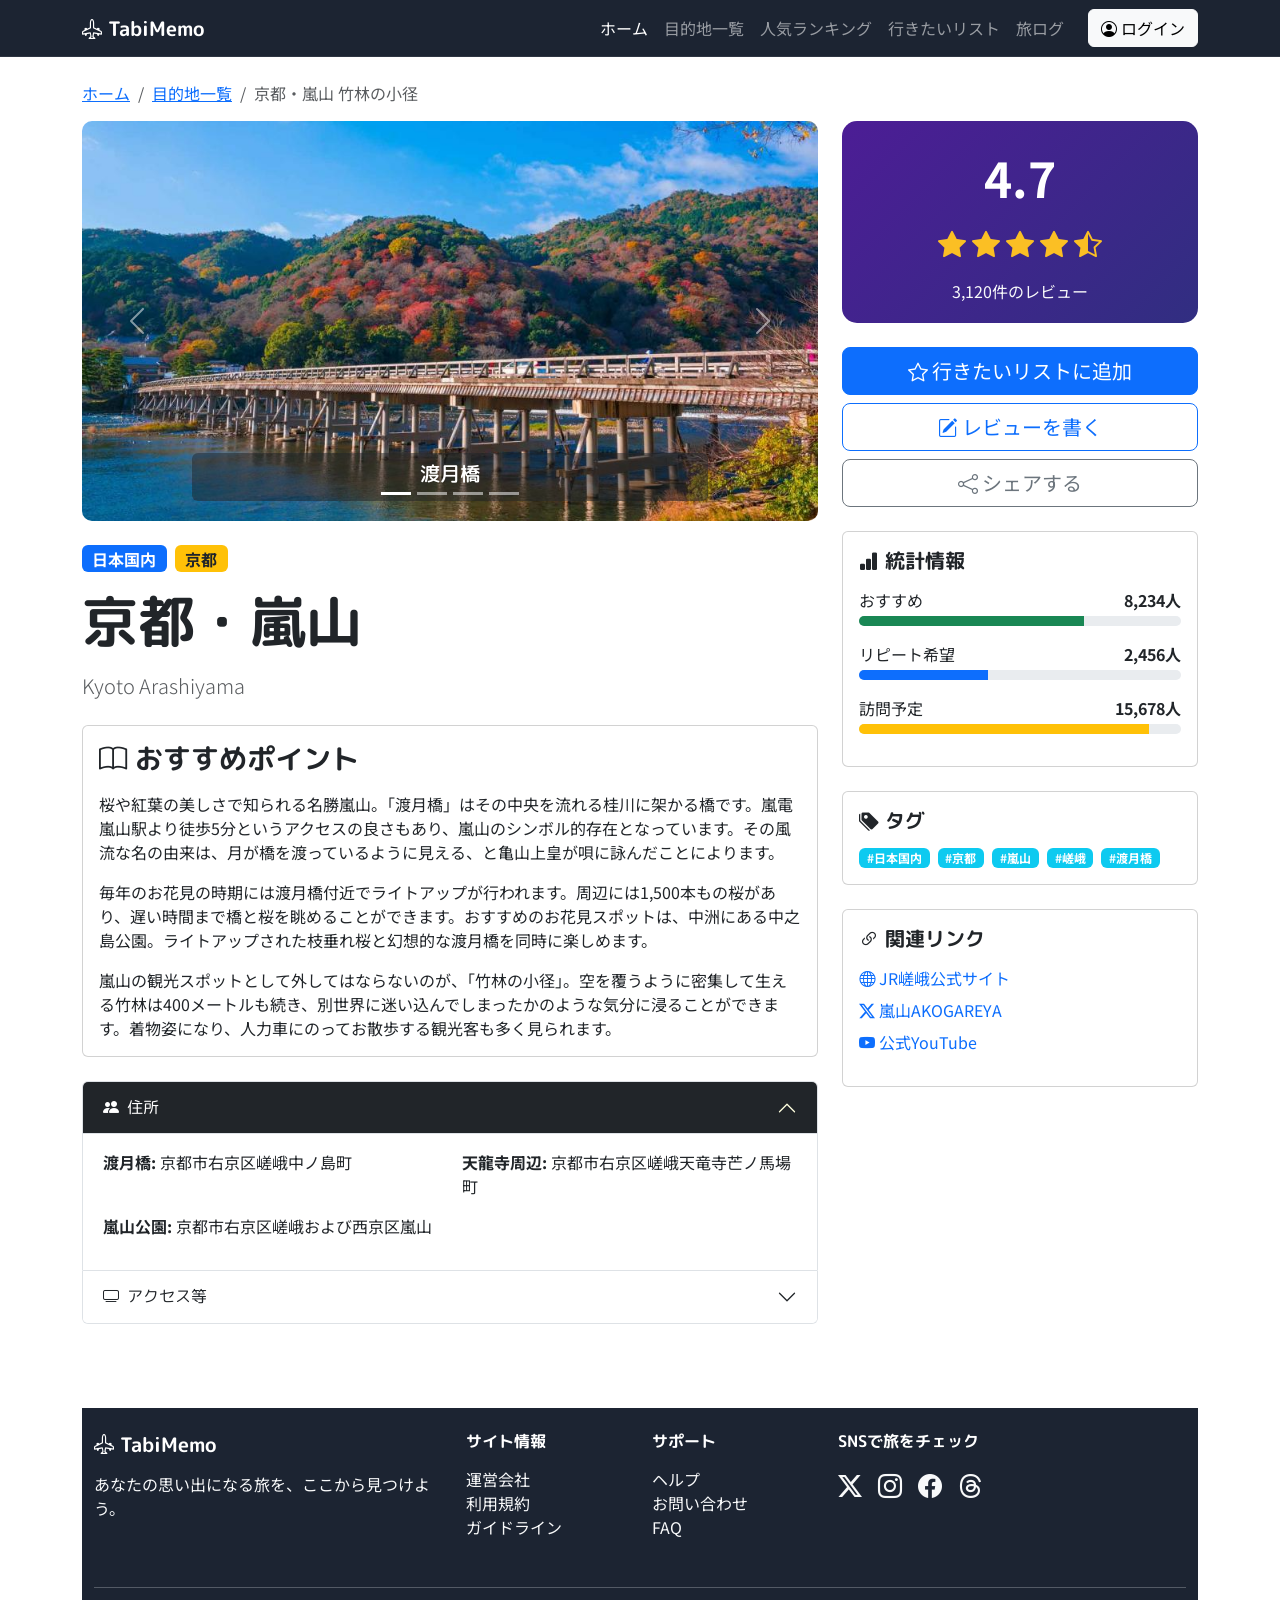
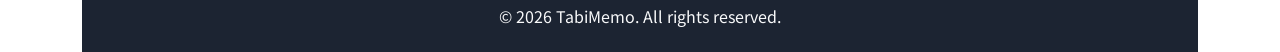
<file: ryokou-detail.html>
<!DOCTYPE html>
<html lang="ja">

<head>
    <meta charset="UTF-8">
    <meta name="viewport" content="width=device-width, initial-scale=1.0">
    <title>京都・嵐山 - TabiMemo</title>
    <link href="https://cdn.jsdelivr.net/npm/bootstrap@5.3.0/dist/css/bootstrap.min.css" rel="stylesheet">
    <link rel="stylesheet" href="https://cdn.jsdelivr.net/npm/bootstrap-icons@1.11.0/font/bootstrap-icons.css">
    <link rel="preconnect" href="https://fonts.googleapis.com">
    <link rel="preconnect" href="https://fonts.gstatic.com" crossorigin>
    <link
        href="https://fonts.googleapis.com/css2?family=M+PLUS+Rounded+1c:wght@400;500;700;800&family=Noto+Sans+JP:wght@400;500;700&display=swap"
        rel="stylesheet">
    <link rel="stylesheet" href="base.css">
    <link rel="icon" href="Gemini_Generated_Image_5sj1fh5sj1fh5sj1.png">
    <style>
        .hero-image {
            width: 100%;
            height: 500px;
            object-fit: cover;
            border-radius: 15px;
        }

        .rating-stars {
            color: #fbbf24;
        }

        .rating-large {
            font-size: 3rem;
            font-weight: bold;
        }

        .character-card {
            transition: transform 0.3s ease;

        }

        .character-card:hover {
            transform: translateY(-5px);
        }

        .character-img {
            width: 100%;
            height: 250px;
            object-fit: cover;
            border-radius: 10px;
        }

        .accordion-button:not(.collapsed) {
            background-color: var(--primary-color);
            color: white;
        }

        .accordion-button:not(.collapsed)::after {
            filter: invert(1) brightness(1.3) contrast(1.3);
        }

        .accordion-button::after {
            filter: invert(0);
        }


        .stat-card {
            background: linear-gradient(135deg, #4c1d95 0%, #312e81 100%);
            color: white;
            border-radius: 15px;
            padding: 20px;
        }

        .action-btn {
            transition: transform 0.2s ease;
        }

        .action-btn:hover {
            transform: scale(1.05);
        }

        .carousel-item img {
            height: 400px;
            object-fit: cover;
            object-position: 50% 15%;
            border-radius: 10px;
        }

        .float-link {
            display: inline-block;
            transition: transform .2s, box-shadow .2s;
        }

        .float-link:hover {
            transform: translateY(-2px);
        }
    </style>
</head>

<body>
    <!-- ナビゲーションバー -->
    <nav class="navbar navbar-expand-lg navbar-dark">
        <div class="container">
            <a class="navbar-brand fw-bold" href="#">
                <i class="bi bi-airplane-engines"></i> TabiMemo
            </a>
            <button class="navbar-toggler" type="button" data-bs-toggle="collapse" data-bs-target="#navbarNav">
                <span class="navbar-toggler-icon"></span>
            </button>
            <div class="collapse navbar-collapse" id="navbarNav">
                <ul class="navbar-nav ms-auto">
                    <li class="nav-item">
                        <a class="nav-link active" href="index.html">ホーム</a>
                    </li>
                    <li class="nav-item">
                        <a class="nav-link" href="mokuteki.html">目的地一覧</a>
                    </li>
                    <li class="nav-item">
                        <a class="nav-link" href="spot-ranking.html">人気ランキング</a>
                    </li>
                    <li class="nav-item">
                        <a class="nav-link" href="my-ryokou.html">行きたいリスト</a>
                    </li>
                    <li class="nav-item">
                        <a class="nav-link" href="travel-community.html">旅ログ</a>
                    </li>
                    <li class="nav-item">
                        <a class="nav-link d-lg-none" href="login.html">ログイン</a>
                    </li>
                </ul>
                <a href="login.html" class="btn btn-light ms-3 d-none d-lg-block">
                    <i class="bi bi-person-circle"></i> ログイン</a>
            </div>
        </div>
    </nav>

    <div class="container mt-4">
        <!-- パンくずリスト -->
        <nav aria-label="breadcrumb">
            <ol class="breadcrumb">
                <li class="breadcrumb-item"><a href="index.html">ホーム</a></li>
                <li class="breadcrumb-item"><a href="mokuteki.html">目的地一覧</a></li>
                <li class="breadcrumb-item active" aria-current="page">京都・嵐山 竹林の小径</li>
            </ol>
        </nav>

        <!-- おすすめスポット情報 -->
        <div class="row mb-5">
            <div class="col-lg-8">
                <!-- 画像カルーセル -->
                <div id="animeCarousel" class="carousel slide mb-4" data-bs-ride="carousel">
                    <div class="carousel-indicators">
                        <button type="button" data-bs-target="#animeCarousel" data-bs-slide-to="0"
                            class="active"></button>
                        <button type="button" data-bs-target="#animeCarousel" data-bs-slide-to="1"></button>
                        <button type="button" data-bs-target="#animeCarousel" data-bs-slide-to="2"></button>
                        <button type="button" data-bs-target="#animeCarousel" data-bs-slide-to="3"></button>
                    </div>
                    <div class="carousel-inner">
                        <div class="carousel-item active">
                            <img src="images/spot-arashiyama-key.jpg" class="d-block w-100" alt="渡月橋">
                            <div class="carousel-caption d-none d-md-block bg-dark bg-opacity-50 rounded p-2">
                                <h5>渡月橋</h5>
                            </div>
                        </div>
                        <div class="carousel-item">
                            <img src="images/1-2-1_4420046125.avif" class="d-block w-100" alt="嵯峨野">
                            <div class="carousel-caption d-none d-md-block bg-dark bg-opacity-50 rounded p-2">
                                <h5>嵯峨野</h5>
                            </div>
                        </div>
                        <div class="carousel-item">
                            <img src="images/1877-1.jpg" class="d-block w-100" alt="嵐山AKOGAREYA">
                            <div class="carousel-caption d-none d-md-block bg-dark bg-opacity-50 rounded p-2">
                                <h5>嵐山AKOGAREYA</h5>
                            </div>
                        </div>
                        <div class="carousel-item">
                            <img src="images/kd229_article_image-14778-1714244083-24cf05c4c964af48679376c3432c1310.jpg" class="d-block w-100" alt="嵐山の庭園">
                            <div class="carousel-caption d-none d-md-block bg-dark bg-opacity-50 rounded p-2">
                                <h5>嵐山の庭園</h5>
                            </div>
                        </div>
                    </div>
                    <button class="carousel-control-prev" type="button" data-bs-target="#animeCarousel"
                        data-bs-slide="prev">
                        <span class="carousel-control-prev-icon"></span>
                        <span class="visually-hidden">前へ</span>
                    </button>
                    <button class="carousel-control-next" type="button" data-bs-target="#animeCarousel"
                        data-bs-slide="next">
                        <span class="carousel-control-next-icon"></span>
                        <span class="visually-hidden">次へ</span>
                    </button>
                </div>

                <!-- おすすめスポット名前や詳細 -->
                <div class="mb-4">
                    <div class="d-flex gap-2 mb-3">
                        <span class="badge bg-primary fs-6">日本国内</span>
                        <span class="badge bg-warning text-dark fs-6">京都</span>
                    </div>
                    <h1 class="display-4 fw-bold mb-3">京都・嵐山</h1>
                    <p class="lead text-muted">Kyoto Arashiyama</p>
                </div>

                <!-- おすすめポイント -->
                <div class="card mb-4">
                    <div class="card-body">
                        <h3 class="card-title fw-bold mb-3"><i class="bi bi-book"></i> おすすめポイント</h3>
                        <p class="card-text">
                            桜や紅葉の美しさで知られる名勝嵐山。「渡月橋」はその中央を流れる桂川に架かる橋です。嵐電嵐山駅より徒歩5分というアクセスの良さもあり、嵐山のシンボル的存在となっています。その風流な名の由来は、月が橋を渡っているように見える、と亀山上皇が唄に詠んだことによります。
                        </p>
                        <p class="card-text">
                            毎年のお花見の時期には渡月橋付近でライトアップが行われます。周辺には1,500本もの桜があり、遅い時間まで橋と桜を眺めることができます。おすすめのお花見スポットは、中洲にある中之島公園。ライトアップされた枝垂れ桜と幻想的な渡月橋を同時に楽しめます。
                        </p>
                        <p class="card-text">
                            嵐山の観光スポットとして外してはならないのが、「竹林の小径」。空を覆うように密集して生える竹林は400メートルも続き、別世界に迷い込んでしまったかのような気分に浸ることができます。着物姿になり、人力車にのってお散歩する観光客も多く見られます。
                        </p>
                    </div>
                </div>

                <!-- 住所やアクセス -->
                <div class="accordion mb-4" id="animeInfoAccordion">
                    <div class="accordion-item">
                        <h2 class="accordion-header">
                            <button class="accordion-button" type="button" data-bs-toggle="collapse"
                                data-bs-target="#staffInfo">
                                <i class="bi bi-people-fill me-2"></i> 住所
                            </button>
                        </h2>
                        <div id="staffInfo" class="accordion-collapse collapse show"
                            data-bs-parent="#animeInfoAccordion">
                            <div class="accordion-body">
                                <div class="row">
                                    <div class="col-md-6 mb-3">
                                        <strong>渡月橋:</strong> 京都市右京区嵯峨中ノ島町
                                    </div>
                                    <div class="col-md-6 mb-3">
                                        <strong>天龍寺周辺:</strong> 京都市右京区嵯峨天竜寺芒ノ馬場町
                                    </div>
                                    <div class="col-md-6 mb-3">
                                        <strong>嵐山公園:</strong> 京都市右京区嵯峨および西京区嵐山
                                    </div>
                                </div>
                            </div>
                        </div>
                    </div>

                    <div class="accordion-item">
                        <h2 class="accordion-header">
                            <button class="accordion-button collapsed" type="button" data-bs-toggle="collapse"
                                data-bs-target="#broadcastInfo">
                                <i class="bi bi-tv me-2"></i> アクセス等
                            </button>
                        </h2>
                        <div id="broadcastInfo" class="accordion-collapse collapse"
                            data-bs-parent="#animeInfoAccordion">
                            <div class="accordion-body">
                                <div class="row">
                                    <div class="col-md-6 mb-3">
                                        <strong>嵐山線:</strong> JR嵯峨嵐山駅
                                    </div>
                                    <div class="col-md-6 mb-3">
                                        <strong>嵐山電鉄:</strong> 京福
                                    </div>
                                    <div class="col-md-6 mb-3">
                                        <strong>嵐山線:</strong> 阪急嵐山駅
                                    </div>
                                </div>
                            </div>
                        </div>
                    </div>
                </div>
            </div>

            <!-- サイドバー -->
            <div class="col-lg-4">
                <!-- 評価カード -->
                <div class="stat-card mb-4">
                    <div class="text-center">
                        <div class="rating-large mb-2">4.7</div>
                        <div class="rating-stars fs-3 mb-3">
                            <i class="bi bi-star-fill"></i>
                            <i class="bi bi-star-fill"></i>
                            <i class="bi bi-star-fill"></i>
                            <i class="bi bi-star-fill"></i>
                            <i class="bi bi-star-half"></i>
                        </div>
                        <p class="mb-0"><a href="anime-review.html"
                                class="link-light link-underline link-underline-opacity-0 link-underline-opacity-100-hover float-link">3,120件のレビュー</a>
                        </p>
                    </div>
                </div>

                <!-- アクションボタン -->
                <div class="d-grid gap-2 mb-4">
                    <button class="btn btn-primary btn-lg action-btn">
                        <i class="bi bi-star"></i> 行きたいリストに追加
                    </button>
                    <button class="btn btn-outline-primary btn-lg action-btn">
                        <i class="bi bi-pencil-square"></i> レビューを書く
                    </button>
                    <button class="btn btn-outline-secondary btn-lg action-btn">
                        <i class="bi bi-share"></i> シェアする
                    </button>
                </div>

                <!-- 統計情報 -->
                <div class="card mb-4">
                    <div class="card-body">
                        <h5 class="card-title fw-bold mb-3"><i class="bi bi-bar-chart-fill"></i> 統計情報</h5>
                        <div class="mb-3">
                            <div class="d-flex justify-content-between mb-1">
                                <span>おすすめ</span>
                                <strong>8,234人</strong>
                            </div>
                            <div class="progress" style="height: 10px;">
                                <div class="progress-bar bg-success" style="width: 70%"></div>
                            </div>
                        </div>
                        <div class="mb-3">
                            <div class="d-flex justify-content-between mb-1">
                                <span>リピート希望</span>
                                <strong>2,456人</strong>
                            </div>
                            <div class="progress" style="height: 10px;">
                                <div class="progress-bar bg-primary" style="width: 40%"></div>
                            </div>
                        </div>
                        <div class="mb-3">
                            <div class="d-flex justify-content-between mb-1">
                                <span>訪問予定</span>
                                <strong>15,678人</strong>
                            </div>
                            <div class="progress" style="height: 10px;">
                                <div class="progress-bar bg-warning" style="width: 90%"></div>
                            </div>
                        </div>
                    </div>
                </div>

                <!-- タグ -->
                <div class="card mb-4">
                    <div class="card-body">
                        <h5 class="card-title fw-bold mb-3"><i class="bi bi-tags-fill"></i> タグ</h5>
                        <div class="d-flex flex-wrap gap-2">
                            <span class="badge bg-info">#日本国内</span>
                            <span class="badge bg-info">#京都</span>
                            <span class="badge bg-info">#嵐山</span>
                            <span class="badge bg-info">#嵯峨</span>
                            <span class="badge bg-info">#渡月橋</span>
                        </div>
                    </div>
                </div>

                <!-- 関連リンク -->
                <div class="card">
                    <div class="card-body">
                        <h5 class="card-title fw-bold mb-3"><i class="bi bi-link-45deg"></i> 関連リンク</h5>
                        <ul class="list-unstyled">
                            <li class="mb-2">
                                <a href="#" class="text-decoration-none">
                                    <i class="bi bi-globe"></i> JR嵯峨公式サイト
                                </a>
                            </li>
                            <li class="mb-2">
                                <a href="#" class="text-decoration-none">
                                    <i class="bi bi-twitter-x"></i> 嵐山AKOGAREYA
                                </a>
                            </li>
                            <li class="mb-2">
                                <a href="#" class="text-decoration-none">
                                    <i class="bi bi-youtube"></i> 公式YouTube
                                </a>
                            </li>
                        </ul>
                    </div>
                </div>
            </div>
        </div>

        <!-- キャラクター紹介
        <section class="mb-5">
            <h2 class="fw-bold mb-4"><i class="bi bi-people-fill"></i> キャラクター</h2>

            <div class="accordion" id="characterAccordion">
                <div class="accordion-item">
                    <h2 class="accordion-header">
                        <button class="accordion-button" type="button" data-bs-toggle="collapse"
                            data-bs-target="#mainCharacters">
                            メインキャラクター
                        </button>
                    </h2>
                    <div id="mainCharacters" class="accordion-collapse collapse show"
                        data-bs-parent="#characterAccordion">
                        <div class="accordion-body">
                            <div class="row g-4">
                                <div class="col-md-3">
                                    <div class="card character-card h-100">
                                        <img src="images/syouta.webp" class="card-img-top character-img" alt="佐藤翔太">
                                        <div class="card-body">
                                            <h5 class="card-title fw-bold">佐藤翔太</h5>
                                            <p class="text-muted small mb-2">CV: 梶裕貴</p>
                                            <p class="card-text small">本作の主人公。平凡な高校生だったが、異世界に召喚され勇者となる。正義感が強く仲間思い。</p>
                                        </div>
                                    </div>
                                </div>
                                <div class="col-md-3">
                                    <div class="card character-card h-100">
                                        <img src="images/erina.webp" class="card-img-top character-img" alt="エリナ">
                                        <div class="card-body">
                                            <h5 class="card-title fw-bold">エリナ・フォルテシア</h5>
                                            <p class="text-muted small mb-2">CV: 早見沙織</p>
                                            <p class="card-text small">王国の第一王女。魔法の才能に優れ、翔太の最初の仲間となる。気高く優雅だが意外とドジ。</p>
                                        </div>
                                    </div>
                                </div>
                                <div class="col-md-3">
                                    <div class="card character-card h-100">
                                        <img src="images/ryuu.webp" class="card-img-top character-img" alt="リュウ">
                                        <div class="card-body">
                                            <h5 class="card-title fw-bold">リュウ・ドラゴニア</h5>
                                            <p class="text-muted small mb-2">CV: 中村悠一</p>
                                            <p class="card-text small">竜族の戦士。剣の達人で、クールな性格だが仲間への信頼は厚い。</p>
                                        </div>
                                    </div>
                                </div>
                                <div class="col-md-3">
                                    <div class="card character-card h-100">
                                        <img src="images/runa.webp" class="card-img-top character-img" alt="ルナ">
                                        <div class="card-body">
                                            <h5 class="card-title fw-bold">ルナ・シルフィード</h5>
                                            <p class="text-muted small mb-2">CV: 花澤香菜</p>
                                            <p class="card-text small">エルフ族の弓使い。明るく元気な性格でムードメーカー。回復魔法も得意。</p>
                                        </div>
                                    </div>
                                </div>
                            </div>
                        </div>
                    </div>
                </div>

                <div class="accordion-item">
                    <h2 class="accordion-header">
                        <button class="accordion-button collapsed" type="button" data-bs-toggle="collapse"
                            data-bs-target="#subCharacters">
                            サブキャラクター
                        </button>
                    </h2>
                    <div id="subCharacters" class="accordion-collapse collapse" data-bs-parent="#characterAccordion">
                        <div class="accordion-body">
                            <div class="row g-4">
                                <div class="col-md-3">
                                    <div class="card character-card h-100">
                                        <img src="images/king.webp" class="card-img-top character-img" alt="アルフレッド王">
                                        <div class="card-body">
                                            <h5 class="card-title fw-bold">アルフレッド王</h5>
                                            <p class="text-muted small mb-2">CV: 大塚明夫</p>
                                            <p class="card-text small">王国を治める賢王。翔太を勇者として召喚した張本人。</p>
                                        </div>
                                    </div>
                                </div>
                                <div class="col-md-3">
                                    <div class="card character-card h-100">
                                        <img src="images/devil.webp" class="card-img-top character-img" alt="魔王">
                                        <div class="card-body">
                                            <h5 class="card-title fw-bold">魔王ゼノン</h5>
                                            <p class="text-muted small mb-2">CV: 子安武人</p>
                                            <p class="card-text small">世界を脅かす魔王。圧倒的な力を持つが、その真意は謎に包まれている。</p>
                                        </div>
                                    </div>
                                </div>
                                <div class="col-md-3">
                                    <div class="card character-card h-100">
                                        <img src="images/wiseman.webp" class="card-img-top character-img" alt="賢者">
                                        <div class="card-body">
                                            <h5 class="card-title fw-bold">賢者マーリン</h5>
                                            <p class="text-muted small mb-2">CV: 速水奨</p>
                                            <p class="card-text small">古代から生きる大賢者。翔太たちに助言を与える。</p>
                                        </div>
                                    </div>
                                </div>
                                <div class="col-md-3">
                                    <div class="card character-card h-100">
                                        <img src="images/merchant.webp" class="card-img-top character-img" alt="商人">
                                        <div class="card-body">
                                            <h5 class="card-title fw-bold">商人ギルバート</h5>
                                            <p class="text-muted small mb-2">CV: 杉田智和</p>
                                            <p class="card-text small">各地を旅する商人。翔太たちに武器や道具を提供する。</p>
                                        </div>
                                    </div>
                                </div>
                            </div>
                        </div>
                    </div>
                </div>
            </div>
        </section>
    </div> -->

    <!-- フッター -->
    <footer class="py-4">
        <div class="container">
            <div class="row">
                <div class="col-md-4 mb-3">
                    <h5 class="fw-bold mb-3"><i class="bi bi-airplane-engines"></i> TabiMemo</h5>
                    <p class="text-light">あなたの思い出になる旅を、ここから見つけよう。</p>
                </div>
                <div class="col-md-2 mb-3">
                    <h6 class="fw-bold mb-3">サイト情報</h6>
                    <ul class="list-unstyled">
                        <li><a href="#" class="text-light text-decoration-none">運営会社</a></li>
                        <li><a href="#" class="text-light text-decoration-none">利用規約</a></li>
                        <li><a href="#" class="text-light text-decoration-none">ガイドライン</a></li>
                    </ul>
                </div>
                <div class="col-md-2 mb-3">
                    <h6 class="fw-bold mb-3">サポート</h6>
                    <ul class="list-unstyled">
                        <li><a href="#" class="text-light text-decoration-none">ヘルプ</a></li>
                        <li><a href="#" class="text-light text-decoration-none">お問い合わせ</a></li>
                        <li><a href="#" class="text-light text-decoration-none">FAQ</a></li>
                    </ul>
                </div>
                <div class="col-md-4 mb-3">
                    <h6 class="fw-bold mb-3">SNSで旅をチェック</h6>
                    <div class="d-flex gap-3">
                        <a href="#" class="text-light"><i class="bi bi-twitter-x fs-4"></i></a>
                        <a href="#" class="text-light"><i class="bi bi-instagram fs-4"></i></a>
                        <a href="#" class="text-light"><i class="bi bi-facebook fs-4"></i></a>
                        <a href="#" class="text-light"><i class="bi bi-threads fs-4"></i></a>
                    </div>
                </div>
            </div>
            <hr class="border-light">
            <p class="text-center text-light mb-0">&copy; 2026 TabiMemo. All rights reserved.</p>
        </div>
    </footer>
    <button id="backToTopBtn" class="btn shadow d-flex align-items-center justify-content-center">
        <i class="bi bi-chevron-up"></i>
    </button>

    <script src="https://cdn.jsdelivr.net/npm/bootstrap@5.3.0/dist/js/bootstrap.bundle.min.js"></script>
    <script type="text/javascript" src="common.js"></script>
</body>

</html>
</file>
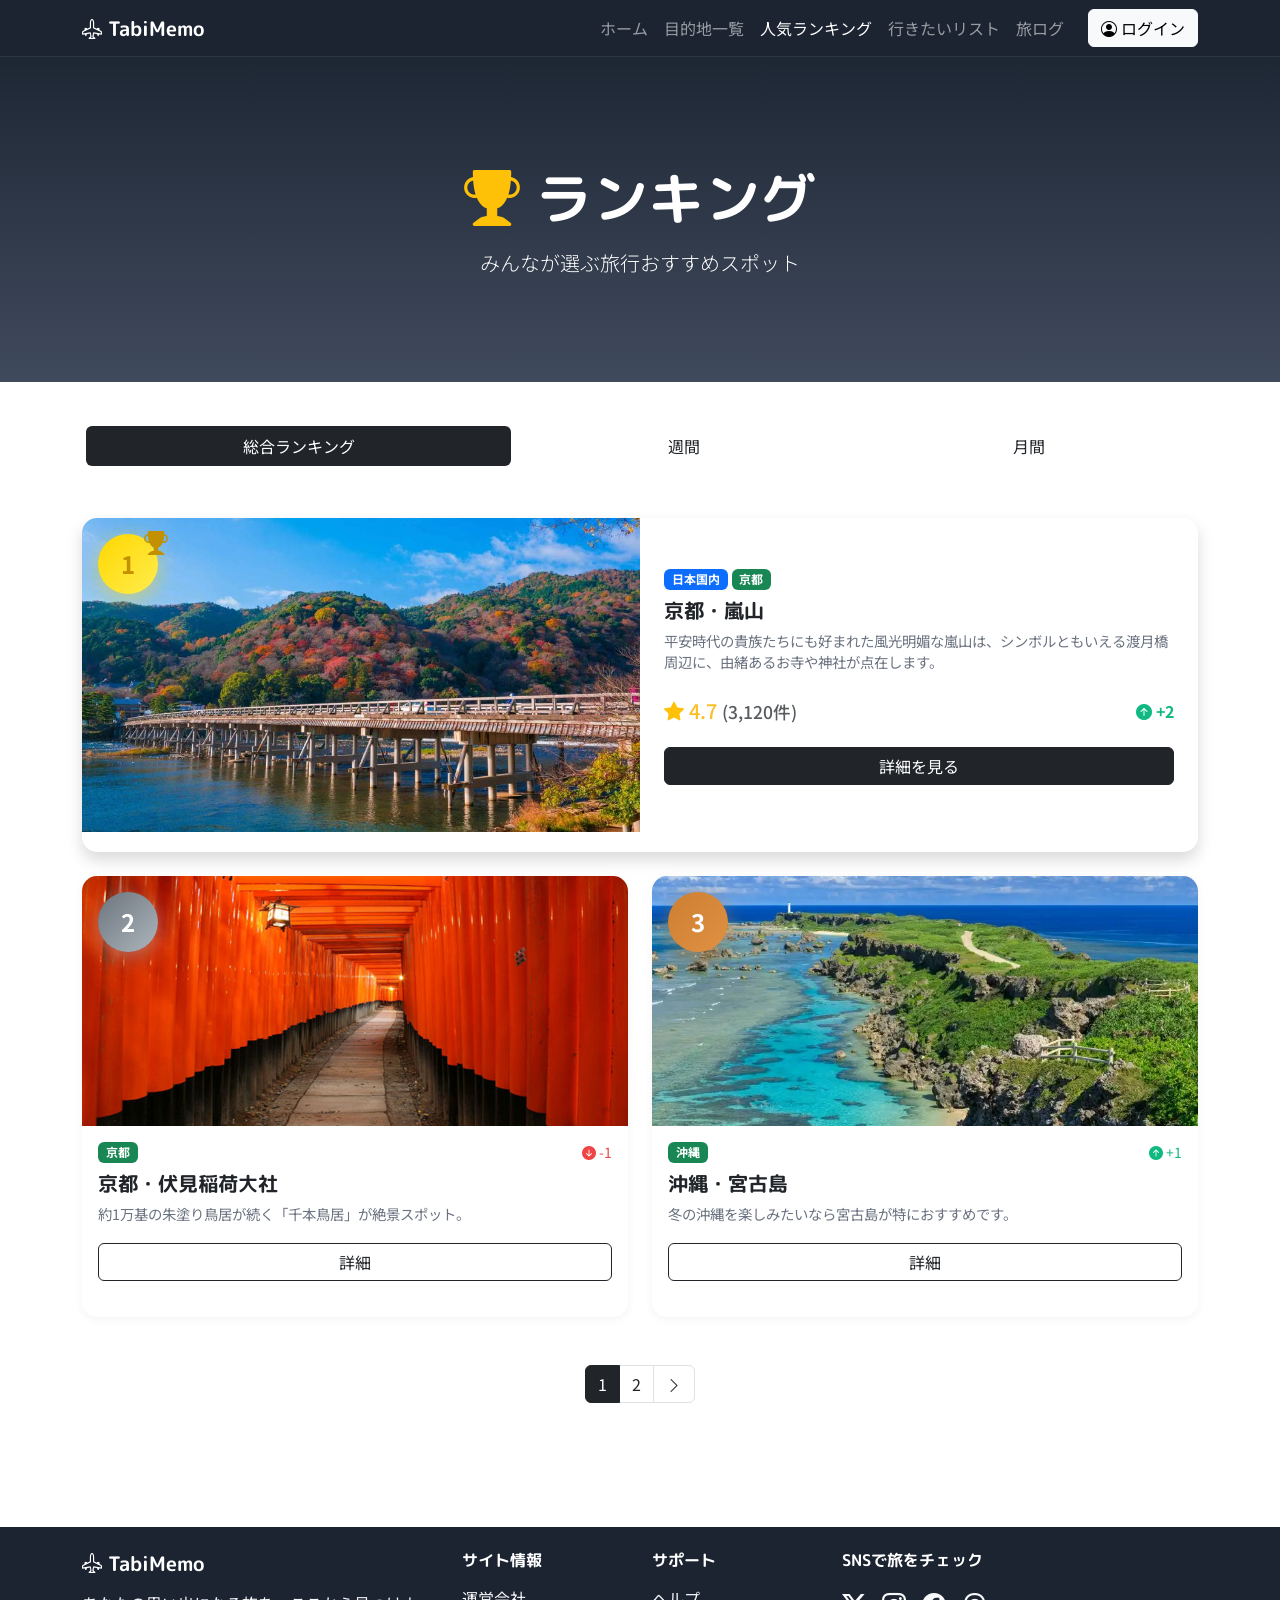
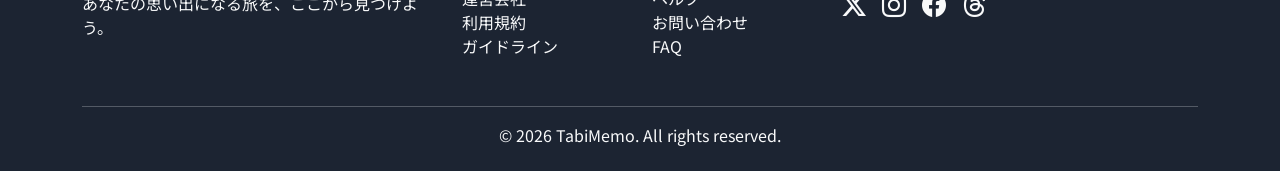
<file: spot-ranking.html>
<!DOCTYPE html>
<html lang="ja">

<head>
    <meta charset="UTF-8">
    <meta name="viewport" content="width=device-width, initial-scale=1.0">
    <title>人気ランキング - TabiMemo</title>
    <link href="https://cdn.jsdelivr.net/npm/bootstrap@5.3.0/dist/css/bootstrap.min.css" rel="stylesheet">
    <link rel="stylesheet" href="https://cdn.jsdelivr.net/npm/bootstrap-icons@1.11.0/font/bootstrap-icons.css">
    <link rel="preconnect" href="https://fonts.googleapis.com">
    <link rel="preconnect" href="https://fonts.gstatic.com" crossorigin>
    <link
        href="https://fonts.googleapis.com/css2?family=M+PLUS+Rounded+1c:wght@400;500;700;800&family=Noto+Sans+JP:wght@400;500;700&display=swap"
        rel="stylesheet">
    <link rel="stylesheet" href="base.css">
    <link rel="icon" href="Gemini_Generated_Image_5sj1fh5sj1fh5sj1.png">
    <style>
        .ranking-card {
            transition: transform 0.3s ease, box-shadow 0.3s ease;
            border: none;
            border-radius: 15px;
            overflow: hidden;
            margin-bottom: 20px;
            background: white;
            box-shadow: 0 2px 10px rgba(0, 0, 0, 0.05);
            /* max-width: 900px; を削除してグリッドに合わせる */
            height: 100%; /* 高さを揃える */
        }

        .ranking-card:hover {
            transform: translateY(-5px); /* 上に跳ねる挙動に変更 */
            box-shadow: 0 10px 30px rgba(0, 0, 0, 0.15);
        }

        .rank-badge {
            width: 60px;
            height: 60px;
            display: flex;
            align-items: center;
            justify-content: center;
            font-size: 1.5rem;
            font-weight: bold;
            border-radius: 50%;
            position: relative;
            flex-shrink: 0;
            z-index: 2;
        }

        .rank-1 {
            background: linear-gradient(135deg, #ffd700, #ffed4e);
            color: #C39000;
            box-shadow: 0 5px 20px rgba(255, 215, 0, 0.5);
        }

        .rank-2 {
            background: linear-gradient(135deg, #6c757d, #adb5bd);
            color: #fff;
            box-shadow: 0 5px 20px rgba(192, 192, 192, 0.5);
        }

        .rank-3 {
            background: linear-gradient(135deg, #cd7f32, #e09142);
            color: #fff;
            box-shadow: 0 5px 20px rgba(205, 127, 50, 0.5);
        }

        .rank-other {
            background: linear-gradient(135deg, #c0c0c0, #e8e8e8);
            color: #666;
        }

        /* 画像をカードいっぱいに広げるための調整 */
        .card-img-wrapper {
            position: relative;
            overflow: hidden;
        }

        .anime-thumbnail {
            width: 100%;
            height: 100%;
            object-fit: cover;
        }

        .trend-up { color: #10b981; }
        .trend-down { color: #ef4444; }
        .trend-same { color: #6b7280; }

        .ranking-title {
            font-size: 1.25rem;
            font-weight: bold;
            margin-bottom: 8px;
        }

        .ranking-description {
            font-size: 0.9rem;
            color: #6b7280;
            margin-bottom: 10px;
        }

        /* レスポンシブ用の微調整 */
        @media (max-width: 768px) {
            .ranking-description { display: block; } /* スマホでも少し見えるように */
        }
    </style>
</head>

<body>
    <nav class="navbar navbar-expand-lg navbar-dark">
        <div class="container">
            <a class="navbar-brand fw-bold" href="#">
                <i class="bi bi-airplane-engines"></i> TabiMemo
            </a>
            <button class="navbar-toggler" type="button" data-bs-toggle="collapse" data-bs-target="#navbarNav">
                <span class="navbar-toggler-icon"></span>
            </button>
            <div class="collapse navbar-collapse" id="navbarNav">
                <ul class="navbar-nav ms-auto">
                    <li class="nav-item"><a class="nav-link" href="index.html">ホーム</a></li>
                    <li class="nav-item"><a class="nav-link" href="mokuteki.html">目的地一覧</a></li>
                    <li class="nav-item"><a class="nav-link active" href="spot-ranking.html">人気ランキング</a></li>
                    <li class="nav-item"><a class="nav-link" href="my-ryokou.html">行きたいリスト</a></li>
                    <li class="nav-item"><a class="nav-link" href="travel-community.html">旅ログ</a></li>
                    <li class="nav-item"><a class="nav-link d-lg-none" href="login.html">ログイン</a></li>
                </ul>
                <a href="login.html" class="btn btn-light ms-3 d-none d-lg-block">
                    <i class="bi bi-person-circle"></i> ログイン</a>
            </div>
        </div>
    </nav>

    <div class="page-heading">
        <div class="container text-center py-5">
            <h1 class="display-4 fw-bold mb-3">
                <i class="bi bi-trophy-fill text-warning"></i> ランキング
            </h1>
            <p class="lead">みんなが選ぶ旅行おすすめスポット</p>
        </div>
    </div>

    <div class="container pb-5">
        <ul class="nav nav-pills nav-fill mb-5" id="rankingTab" role="tablist">
            <li class="nav-item"><button class="nav-link tab-btn m-1 active" data-bs-toggle="pill" data-bs-target="#overall">総合ランキング</button></li>
            <li class="nav-item"><button class="nav-link tab-btn m-1" data-bs-toggle="pill" data-bs-target="#weekly">週間</button></li>
            <li class="nav-item"><button class="nav-link tab-btn m-1" data-bs-toggle="pill" data-bs-target="#monthly">月間</button></li>
        </ul>

        <div class="tab-content" id="rankingTabContent">
            <div class="tab-pane fade show active" id="overall" role="tabpanel">
                <div class="row g-4">
                    
                    <div class="col-12">
                        <div class="card ranking-card overflow-hidden shadow">
                            <div class="row g-0">
                                <div class="col-md-6 card-img-wrapper" style="min-height: 300px;">
                                    <img src="images/spot-arashiyama-key.jpg" class="anime-thumbnail" alt="1位">
                                    <div class="rank-badge rank-1 position-absolute top-0 start-0 m-3">
                                        1
                                        <i class="bi bi-trophy-fill position-absolute d-none d-md-block" style="top: -10px; right: -10px; font-size: 1.5rem;"></i>
                                    </div>
                                </div>
                                <div class="col-md-6 p-4 d-flex flex-column justify-content-center">
                                    <div class="mb-2">
                                        <span class="badge bg-primary">日本国内</span>
                                        <span class="badge bg-success">京都</span>
                                    </div>
                                    <h2 class="ranking-title display-6">京都・嵐山</h2>
                                    <p class="ranking-description">平安時代の貴族たちにも好まれた風光明媚な嵐山は、シンボルともいえる渡月橋周辺に、由緒あるお寺や神社が点在します。</p>
                                    <div class="d-flex align-items-center gap-3 mt-3">
                                        <div class="rating-stars h5 mb-0">
                                            <i class="bi bi-star-fill text-warning"></i> 4.7 <span class="text-muted small">(3,120件)</span>
                                        </div>
                                        <span class="trend-up fw-bold ms-auto"><i class="bi bi-arrow-up-circle-fill"></i> +2</span>
                                    </div>
                                    <button class="btn btn-dark mt-4">詳細を見る</button>
                                </div>
                            </div>
                        </div>
                    </div>

                    <div class="col-md-6">
                        <div class="card ranking-card">
                            <div class="card-img-wrapper" style="height: 250px;">
                                <img src="images/2.jpg" class="anime-thumbnail" alt="2位">
                                <div class="rank-badge rank-2 position-absolute top-0 start-0 m-3">2</div>
                            </div>
                            <div class="card-body">
                                <div class="d-flex justify-content-between mb-2">
                                    <span class="badge bg-success">京都</span>
                                    <span class="trend-down small"><i class="bi bi-arrow-down-circle-fill"></i> -1</span>
                                </div>
                                <h4 class="ranking-title">京都・伏見稲荷大社</h4>
                                <p class="ranking-description">約1万基の朱塗り鳥居が続く「千本鳥居」が絶景スポット。</p>
                                <button class="btn btn-outline-dark w-100 mt-2">詳細</button>
                            </div>
                        </div>
                    </div>

                    <div class="col-md-6">
                        <div class="card ranking-card">
                            <div class="card-img-wrapper" style="height: 250px;">
                                <img src="images/img-win-area-02.webp" class="anime-thumbnail" alt="3位">
                                <div class="rank-badge rank-3 position-absolute top-0 start-0 m-3">3</div>
                            </div>
                            <div class="card-body">
                                <div class="d-flex justify-content-between mb-2">
                                    <span class="badge bg-success">沖縄</span>
                                    <span class="trend-up small"><i class="bi bi-arrow-up-circle-fill"></i> +1</span>
                                </div>
                                <h4 class="ranking-title">沖縄・宮古島</h4>
                                <p class="ranking-description">冬の沖縄を楽しみたいなら宮古島が特におすすめです。</p>
                                <button class="btn btn-outline-dark w-100 mt-2">詳細</button>
                            </div>
                        </div>
                    </div>

                </div> <nav class="mt-5">
                    <ul class="pagination justify-content-center">
                        <li class="page-item active"><a class="page-link" href="#">1</a></li>
                        <li class="page-item"><a class="page-link" href="#">2</a></li>
                        <li class="page-item"><a class="page-link" href="#"><i class="bi bi-chevron-right"></i></a></li>
                    </ul>
                </nav>
            </div>
        </div>
    </div>

    <footer class="py-4">
        <div class="container">
            <div class="row">
                <div class="col-md-4 mb-3">
                    <h5 class="fw-bold mb-3"><i class="bi bi-airplane-engines"></i> TabiMemo</h5>
                    <p class="text-light">あなたの思い出になる旅を、ここから見つけよう。</p>
                </div>
                <div class="col-md-2 mb-3">
                    <h6 class="fw-bold mb-3">サイト情報</h6>
                    <ul class="list-unstyled">
                        <li><a href="#" class="text-light text-decoration-none">運営会社</a></li>
                        <li><a href="#" class="text-light text-decoration-none">利用規約</a></li>
                        <li><a href="#" class="text-light text-decoration-none">ガイドライン</a></li>
                    </ul>
                </div>
                <div class="col-md-2 mb-3">
                    <h6 class="fw-bold mb-3">サポート</h6>
                    <ul class="list-unstyled">
                        <li><a href="#" class="text-light text-decoration-none">ヘルプ</a></li>
                        <li><a href="#" class="text-light text-decoration-none">お問い合わせ</a></li>
                        <li><a href="#" class="text-light text-decoration-none">FAQ</a></li>
                    </ul>
                </div>
                <div class="col-md-4 mb-3">
                    <h6 class="fw-bold mb-3">SNSで旅をチェック</h6>
                    <div class="d-flex gap-3">
                        <a href="#" class="text-light"><i class="bi bi-twitter-x fs-4"></i></a>
                        <a href="#" class="text-light"><i class="bi bi-instagram fs-4"></i></a>
                        <a href="#" class="text-light"><i class="bi bi-facebook fs-4"></i></a>
                        <a href="#" class="text-light"><i class="bi bi-threads fs-4"></i></a>
                    </div>
                </div>
            </div>
            <hr class="border-light">
            <p class="text-center text-light mb-0">&copy; 2026 TabiMemo. All rights reserved.</p>
        </div>
    </footer>

    <script src="https://cdn.jsdelivr.net/npm/bootstrap@5.3.0/dist/js/bootstrap.bundle.min.js"></script>
</body>
</html>
</file>
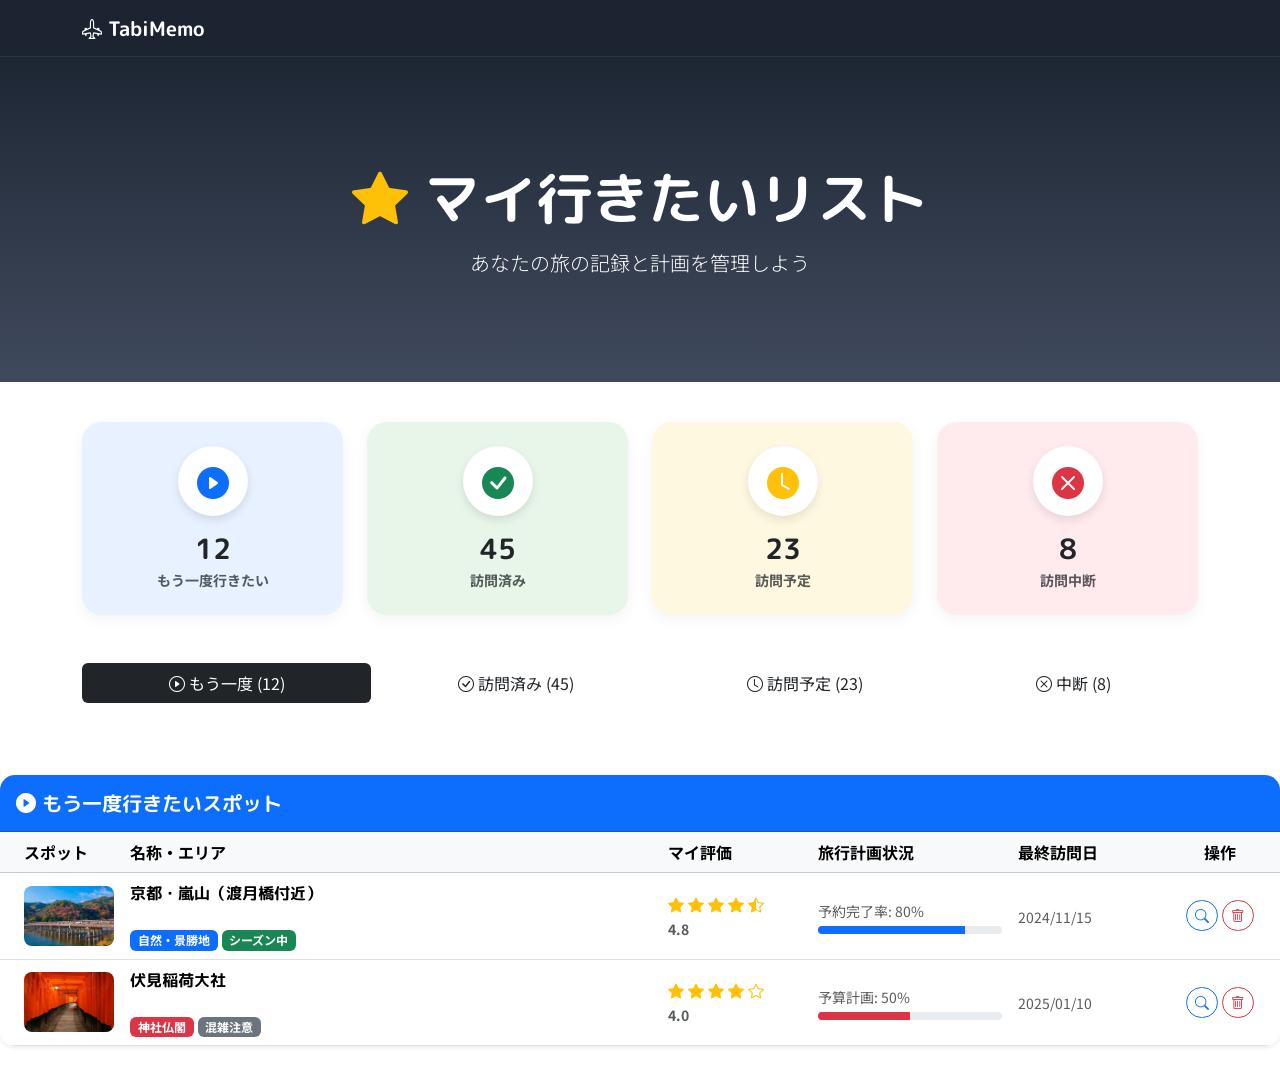
<file: tes.html>
<!DOCTYPE html>
<html lang="ja">

<head>
    <meta charset="UTF-8">
    <meta name="viewport" content="width=device-width, initial-scale=1.0">
    <title>行きたいリスト - TabiMemo</title>
    <link href="https://cdn.jsdelivr.net/npm/bootstrap@5.3.0/dist/css/bootstrap.min.css" rel="stylesheet">
    <link rel="stylesheet" href="https://cdn.jsdelivr.net/npm/bootstrap-icons@1.11.0/font/bootstrap-icons.css">
    <link rel="preconnect" href="https://fonts.googleapis.com">
    <link rel="preconnect" href="https://fonts.gstatic.com" crossorigin>
    <link
        href="https://fonts.googleapis.com/css2?family=M+PLUS+Rounded+1c:wght@400;500;700;800&family=Noto+Sans+JP:wght@400;500;700&display=swap"
        rel="stylesheet">
    <link rel="stylesheet" href="base.css">
    <link rel="icon" href="Gemini_Generated_Image_5wv1f05wv1f05wv1.png">
    <style>
        /* 統計カードをランキングページのカードデザインと統一 */
        .stat-card {
            border: none !important;
            border-radius: 20px;
            transition: transform 0.3s ease, box-shadow 0.3s ease;
            background: #fff;
            box-shadow: 0 4px 15px rgba(0, 0, 0, 0.05);
            overflow: hidden;
        }

        .stat-card:hover {
            transform: translateY(-5px);
            box-shadow: 0 10px 30px rgba(0, 0, 0, 0.15);
        }

        /* アイコンを囲む円形の背景 */
        .stat-icon-wrapper {
            width: 70px;
            height: 70px;
            display: flex;
            align-items: center;
            justify-content: center;
            border-radius: 50%;
            background-color: #fff;
            box-shadow: 0 4px 10px rgba(0, 0, 0, 0.1);
            margin: 0 auto 1rem;
        }

        /* 各ステータスの背景色 */
        .bg-light-primary {
            background-color: #e7f1ff;
        }

        .bg-light-success {
            background-color: #e8f5e9;
        }

        .bg-light-warning {
            background-color: #fff8e1;
        }

        .bg-light-danger {
            background-color: #ffebee;
        }

        /* その他テーブル用スタイル（既存維持） */
        .anime-thumbnail {
            width: 80px;
            height: 120px;
            object-fit: cover;
            border-radius: 8px;
        }
    </style>
</head>

<body>
    <nav class="navbar navbar-expand-lg navbar-dark">
        <div class="container">
            <a class="navbar-brand fw-bold" href="#">
                <i class="bi bi-airplane-engines"></i> TabiMemo
            </a>
        </div>
    </nav>

    <div class="page-heading">
        <div class="container py-5 text-center">
            <h1 class="display-4 fw-bold mb-3">
                <i class="bi bi-star-fill text-warning"></i> マイ行きたいリスト
            </h1>
            <p class="lead">あなたの旅の記録と計画を管理しよう</p>
        </div>
    </div>

    <div class="container pb-5">
        <div class="row g-4 mb-5">
            <div class="col-6 col-md-3">
                <div class="card stat-card bg-light-primary h-100">
                    <div class="card-body text-center p-4">
                        <div class="stat-icon-wrapper">
                            <i class="bi bi-play-circle-fill text-primary fs-2"></i>
                        </div>
                        <h3 class="fw-bold mb-1">12</h3>
                        <p class="text-muted small mb-0 fw-bold">もう一度行きたい</p>
                    </div>
                </div>
            </div>
            <div class="col-6 col-md-3">
                <div class="card stat-card bg-light-success h-100">
                    <div class="card-body text-center p-4">
                        <div class="stat-icon-wrapper">
                            <i class="bi bi-check-circle-fill text-success fs-2"></i>
                        </div>
                        <h3 class="fw-bold mb-1">45</h3>
                        <p class="text-muted small mb-0 fw-bold">訪問済み</p>
                    </div>
                </div>
            </div>
            <div class="col-6 col-md-3">
                <div class="card stat-card bg-light-warning h-100">
                    <div class="card-body text-center p-4">
                        <div class="stat-icon-wrapper">
                            <i class="bi bi-clock-fill text-warning fs-2"></i>
                        </div>
                        <h3 class="fw-bold mb-1">23</h3>
                        <p class="text-muted small mb-0 fw-bold">訪問予定</p>
                    </div>
                </div>
            </div>
            <div class="col-6 col-md-3">
                <div class="card stat-card bg-light-danger h-100">
                    <div class="card-body text-center p-4">
                        <div class="stat-icon-wrapper">
                            <i class="bi bi-x-circle-fill text-danger fs-2"></i>
                        </div>
                        <h3 class="fw-bold mb-1">8</h3>
                        <p class="text-muted small mb-0 fw-bold">訪問中断</p>
                    </div>
                </div>
            </div>
        </div>

        <ul class="nav nav-pills nav-fill mb-4" id="myTab" role="tablist">
            <li class="nav-item">
                <button class="nav-link active" id="watching-tab" data-bs-toggle="pill" data-bs-target="#watching"
                    type="button">
                    <i class="bi bi-play-circle"></i> もう一度 (12)
                </button>
            </li>
            <li class="nav-item">
                <button class="nav-link" id="completed-tab" data-bs-toggle="pill" data-bs-target="#completed"
                    type="button">
                    <i class="bi bi-check-circle"></i> 訪問済み (45)
                </button>
            </li>
            <li class="nav-item">
                <button class="nav-link" id="plantowatch-tab" data-bs-toggle="pill" data-bs-target="#plantowatch"
                    type="button">
                    <i class="bi bi-clock"></i> 訪問予定 (23)
                </button>
            </li>
            <li class="nav-item">
                <button class="nav-link" id="dropped-tab" data-bs-toggle="pill" data-bs-target="#dropped" type="button">
                    <i class="bi bi-x-circle"></i> 中断 (8)
                </button>
            </li>
        </ul>

    </div>
    <div class="tab-content" id="myTabContent">
        <div class="tab-pane fade show active" id="watching" role="tabpanel">
            <div class="card mb-4 border-0 shadow-sm" style="border-radius: 15px; overflow: hidden;">
                <div class="card-header bg-primary text-white py-3">
                    <h5 class="mb-0 fw-bold"><i class="bi bi-play-circle-fill"></i> もう一度行きたいスポット</h5>
                </div>
                <div class="card-body p-0">
                    <div class="table-responsive-md">
                        <table class="table table-hover align-middle mb-0">
                            <thead class="table-light">
                                <tr>
                                    <th style="width: 120px;" class="ps-4">スポット</th>
                                    <th>名称・エリア</th>
                                    <th style="width: 150px;">マイ評価</th>
                                    <th style="width: 200px;">旅行計画状況</th>
                                    <th style="width: 150px;">最終訪問日</th>
                                    <th style="width: 120px;" class="text-center">操作</th>
                                </tr>
                            </thead>
                            <tbody>
                                <tr class="anime-table-card">
                                    <td class="ps-4">
                                        <img src="images/spot-arashiyama-key.jpg" class="anime-thumbnail" alt="嵐山"
                                            style="width: 90px; height: 60px; object-fit: cover; border-radius: 8px;">
                                    </td>
                                    <td>
                                        <h6 class="mb-1 fw-bold text-clamp-2">京都・嵐山（渡月橋付近）</h6>
                                        <div>
                                            <span class="badge bg-primary status-badge">自然・景勝地</span>
                                            <span class="badge bg-success status-badge">シーズン中</span>
                                        </div>
                                    </td>
                                    <td>
                                        <div class="rating-stars text-warning">
                                            <i class="bi bi-star-fill"></i>
                                            <i class="bi bi-star-fill"></i>
                                            <i class="bi bi-star-fill"></i>
                                            <i class="bi bi-star-fill"></i>
                                            <i class="bi bi-star-half"></i>
                                        </div>
                                        <small class="text-muted fw-bold">4.8</small>
                                    </td>
                                    <td>
                                        <div class="mb-1">
                                            <small class="text-muted">予約完了率: 80%</small>
                                        </div>
                                        <div class="progress progress-custom" style="height: 8px;">
                                            <div class="progress-bar bg-primary" style="width: 80%"></div>
                                        </div>
                                    </td>
                                    <td>
                                        <small class="text-muted">2024/11/15</small>
                                    </td>
                                    <td class="text-center">
                                        <button class="btn btn-sm btn-outline-primary rounded-pill" title="詳細">
                                            <i class="bi bi-search"></i>
                                        </button>
                                        <button class="btn btn-sm btn-outline-danger rounded-pill" title="削除">
                                            <i class="bi bi-trash"></i>
                                        </button>
                                    </td>
                                </tr>

                                <tr class="anime-table-card">
                                    <td class="ps-4">
                                        <img src="images/2.jpg" class="anime-thumbnail" alt="伏見稲荷"
                                            style="width: 90px; height: 60px; object-fit: cover; border-radius: 8px;">
                                    </td>
                                    <td>
                                        <h6 class="mb-1 fw-bold text-clamp-2">伏見稲荷大社</h6>
                                        <div>
                                            <span class="badge bg-danger status-badge">神社仏閣</span>
                                            <span class="badge bg-secondary status-badge">混雑注意</span>
                                        </div>
                                    </td>
                                    <td>
                                        <div class="rating-stars text-warning">
                                            <i class="bi bi-star-fill"></i>
                                            <i class="bi bi-star-fill"></i>
                                            <i class="bi bi-star-fill"></i>
                                            <i class="bi bi-star-fill"></i>
                                            <i class="bi bi-star"></i>
                                        </div>
                                        <small class="text-muted fw-bold">4.0</small>
                                    </td>
                                    <td>
                                        <div class="mb-1">
                                            <small class="text-muted">予算計画: 50%</small>
                                        </div>
                                        <div class="progress progress-custom" style="height: 8px;">
                                            <div class="progress-bar bg-danger" style="width: 50%"></div>
                                        </div>
                                    </td>
                                    <td>
                                        <small class="text-muted">2025/01/10</small>
                                    </td>
                                    <td class="text-center">
                                        <button class="btn btn-sm btn-outline-primary rounded-pill" title="詳細">
                                            <i class="bi bi-search"></i>
                                        </button>
                                        <button class="btn btn-sm btn-outline-danger rounded-pill" title="削除">
                                            <i class="bi bi-trash"></i>
                                        </button>
                                    </td>
                                </tr>
                            </tbody>
                        </table>
                    </div>
                </div>
            </div>
        </div>
    </div>
</body>

</html>
</file>
<file: base.css>
:root {
  --primary-color: #212529;
  --viewing-color: var(--bs-primary);
  --completed-color: var(--bs-success);
  --planned-color: var(--bs-warning);
  --paused-color: var(--bs-danger);
}

.navbar {
  background-color: #1c2432;
  border-bottom: 1px solid rgba(255, 255, 255, 0.08);
}

.hero-section,
.page-heading {
  background: linear-gradient(180deg, #1d2734 0%, #404a5d 100%);
  color: #ffffff;
  padding: 80px 0;
  margin-bottom: 40px;
}

.page-heading {
  padding: 60px 0 40px 0;
  margin-bottom: 40px;
}

.nav-pills .nav-link {
  color: var(--primary-color);
}

.nav-pills .nav-link:hover,
.btn-outline-dark:hover {
  background-color: transparent;
  color: #666;
}

.nav-pills .nav-link.active,
.sort-btn.active,
.btn-outline-dark.active {
  background-color: var(--bs-dark);
  color: var(--bs-white);
}

.anime-card {
  transition: transform 0.3s ease, box-shadow 0.3s ease;
  height: 100%;
  cursor: pointer;
}

.anime-card:hover {
  transform: translateY(-10px);
  box-shadow: 0 10px 30px rgba(0, 0, 0, 0.2);
}

.rating-stars {
  color: #fbbf24;
}

body {
  font-family: "Noto Sans JP", sans-serif;
}

h1,
h2,
h3,
h4,
h5,
h6,
.navbar-brand {
  font-family: "M PLUS Rounded 1c", sans-serif;
}

#backToTopBtn {
  position: fixed;
  bottom: 20px;
  right: 20px;
  width: 50px;
  height: 50px;
  border-radius: 50%;
  display: none;
  z-index: 2000;

  background-color: #6c757d; /* 中間グレー（Bootstrap secondary）*/
  color: #fff; /* 白アイコンで高コントラスト */

  border: 1px solid rgba(0, 0, 0, 0.1);
  transition: background-color 0.2s, opacity 0.2s;
}

/* ホバー時：少し濃くして見やすく */
#backToTopBtn:hover {
  background-color: #5a6268;
}

/* ホバーで軽く反転（見やすく） */
#backToTopBtn:hover {
  background: #fff;
  color: #000;
}

/* ホバーで反転（黒→白） */
#backToTopBtn:hover {
  background-color: #fff;
  color: #000;
}

footer {
  background-color: #1c2432;
  color: white;
  margin-top: 60px;
}

/* 通常時 */
.pagination .page-link {
  color: #212529;
  border: 1px solid #dee2e6;
}

/* ホバー時 */
.pagination .page-link:hover {
  background-color: #f1f3f5;
  color: #212529;
}

/* activeページ */
.pagination .page-item.active .page-link {
  background-color: #212529;
  border-color: #212529;
  color: #fff;
}

.card-title-nowrap {
  white-space: nowrap;
  overflow: hidden;
  text-overflow: ellipsis;
}

.btn-login, .btn-signup {
  background: linear-gradient(
    135deg,
    var(--primary-color),
    var(--secondary-color)
  );
  border: none;
  color: white !important;
  padding: 12px;
  font-weight: bold;
  transition: transform 0.2s ease;
}

.btn-login:hover, .btn-signup:hover {
  transform: translateY(-2px);
  box-shadow: 0 5px 20px rgba(99, 102, 241, 0.4);
  color: white !important;
}

.text-clamp-2 {
  display: -webkit-box;
  line-height: 1.5;
  -webkit-line-clamp: 2;
  -webkit-box-orient: vertical;
  overflow: hidden;
  text-overflow: ellipsis;
  min-height: 2.6em;
}

.text-clamp-3 {
  display: -webkit-box;
  line-height: 1.5;
  -webkit-line-clamp: 3;
  -webkit-box-orient: vertical;
  overflow: hidden;
  text-overflow: ellipsis;
  min-height: 3.9em;
}
</file>
<file: auth-layout.css>
:root {
  --primary-color: #212529;
  --secondary-color: #312e81;
}

body {
  background: linear-gradient(180deg, #1d2734 0%, #404a5d 100%);
  min-height: 100vh;
  display: flex;
  align-items: center;
  justify-content: center;
}

.login-container,
.signup-container {
  max-width: 450px;
  width: 100%;
  padding: 20px;
}

.login-header,
.signup-header {
  background: linear-gradient(
    135deg,
    var(--primary-color) 0%,
    var(--secondary-color) 100%
  );
  color: white;
  padding: 40px 30px;
  text-align: center;
}

.login-body,
.signup-body {
  padding: 40px 30px;
}

.login-card,
.signup-card {
  background: white;
  border-radius: 20px;
  box-shadow: 0 20px 60px rgba(0, 0, 0, 0.3);
  overflow: hidden;
}

.btn-login {
  background: linear-gradient(
    135deg,
    var(--primary-color),
    var(--secondary-color)
  );
  border: none;
  color: white;
  padding: 12px;
  font-weight: bold;
  transition: transform 0.2s ease;
}

.btn-login:hover {
  transform: translateY(-2px);
  box-shadow: 0 5px 20px rgba(99, 102, 241, 0.4);
  color: white !important;
}

.social-btn {
  border: 2px solid #e5e7eb;
  padding: 12px;
  transition: all 0.2s ease;
}

.social-btn:hover {
  border-color: var(--primary-color);
  background-color: #f9fafb;
}

.back-link {
  position: absolute;
  top: 20px;
  left: 20px;
  color: white;
  text-decoration: none;
  font-size: 1.1rem;
  transition: transform 0.2s ease;
}

.back-link:hover {
  transform: translateX(-5px);
  color: white;
}
</file>
